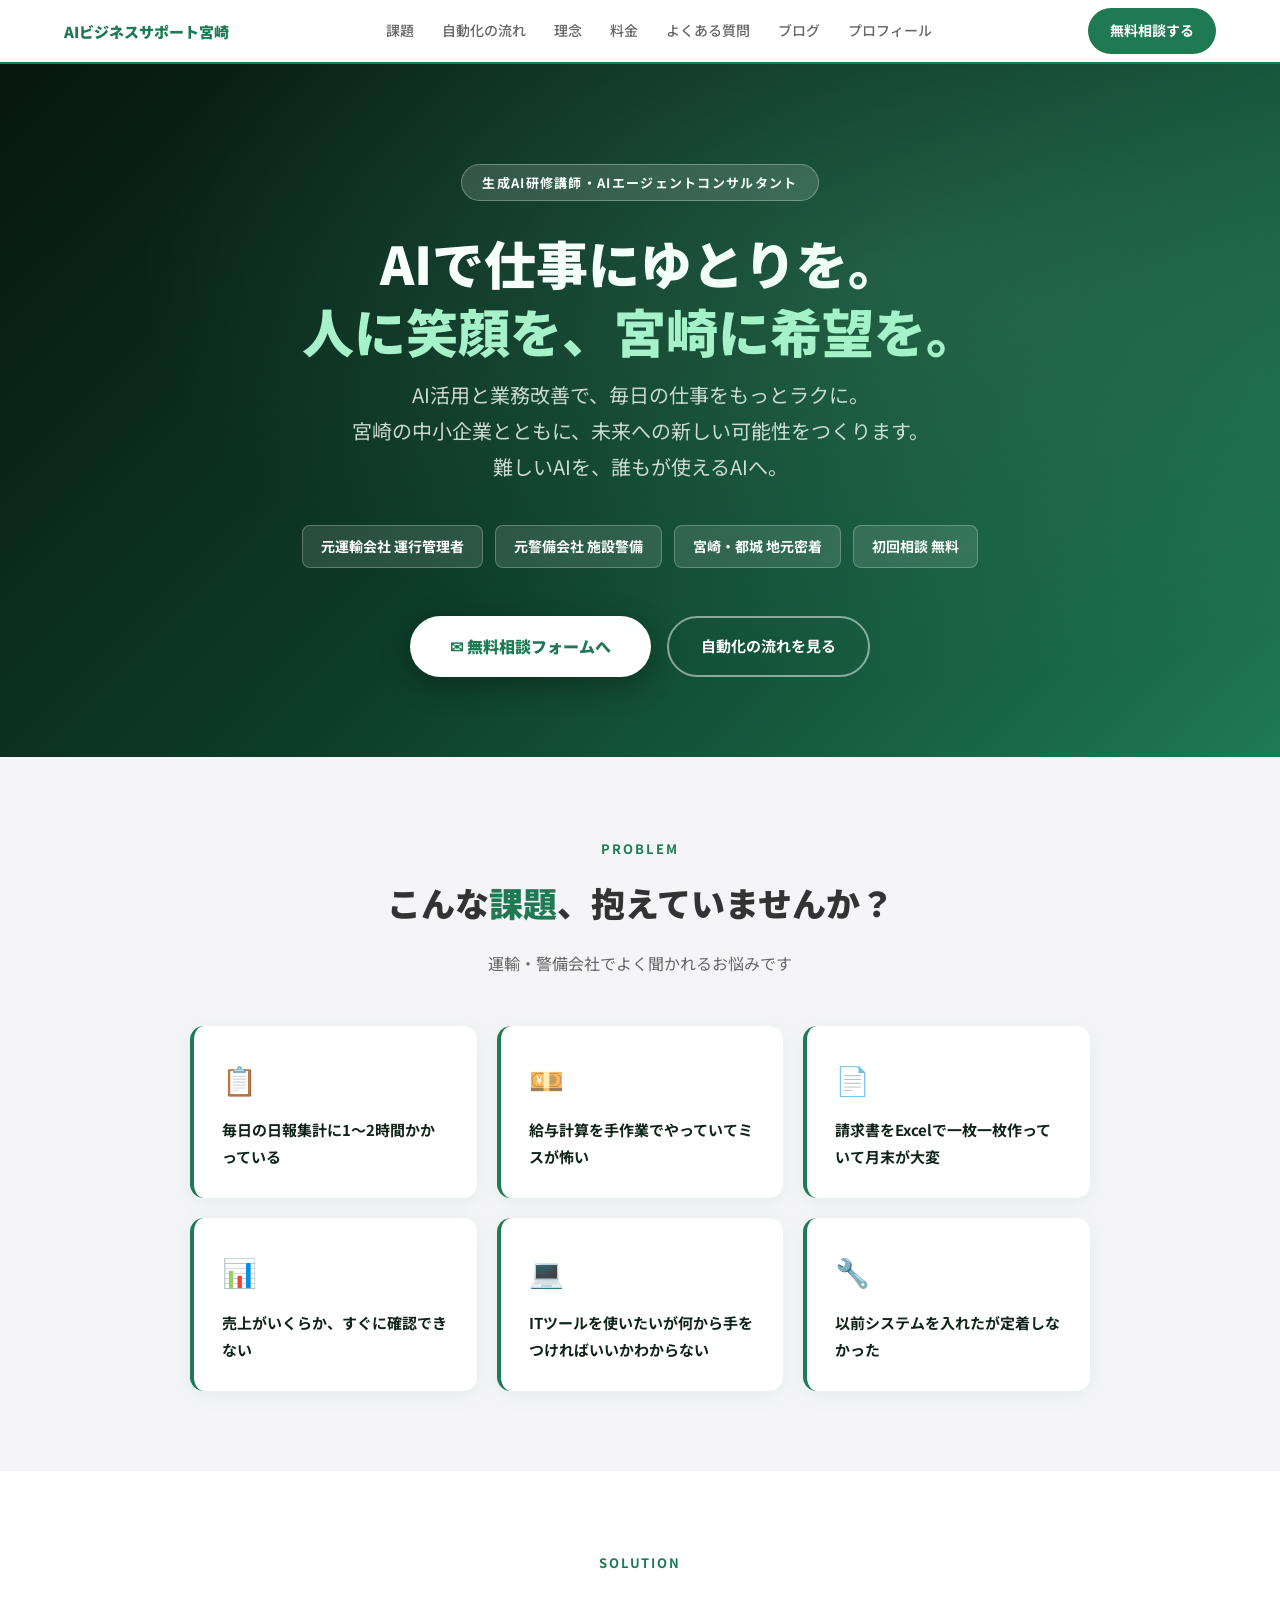
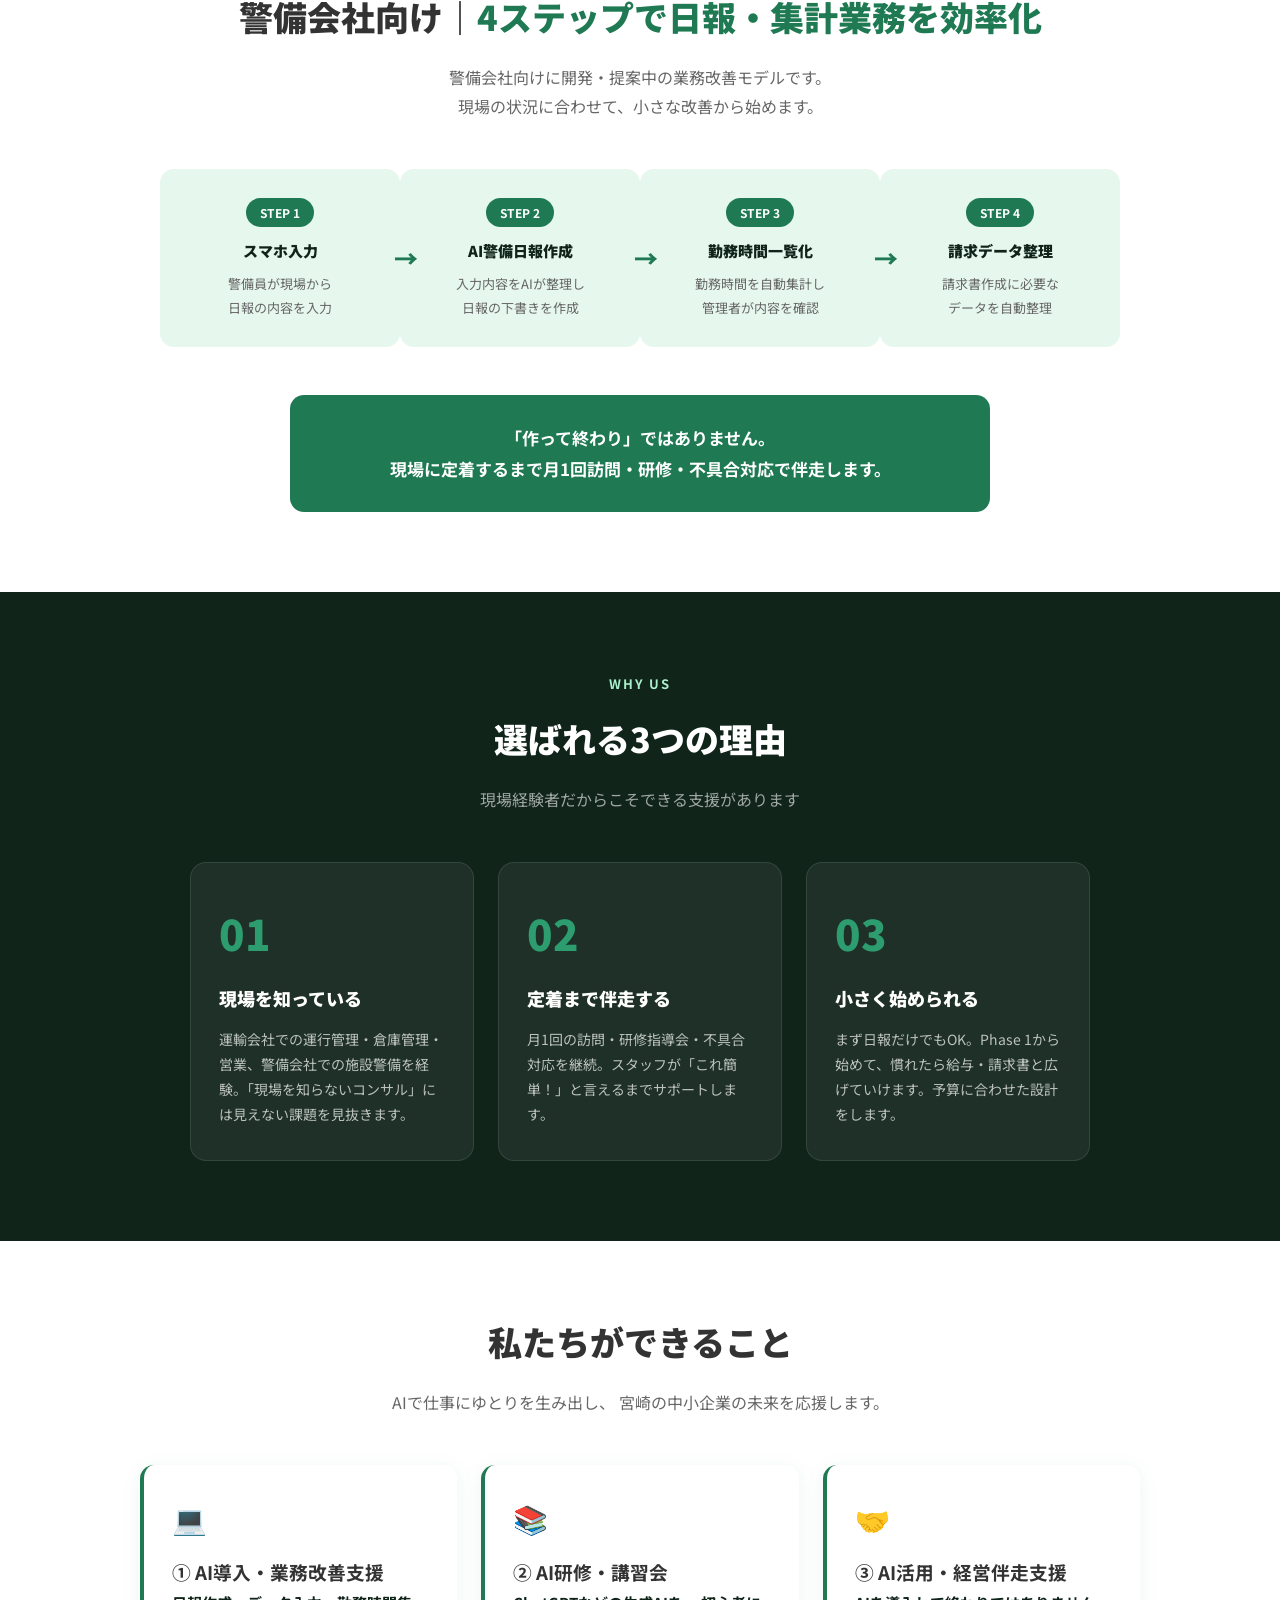
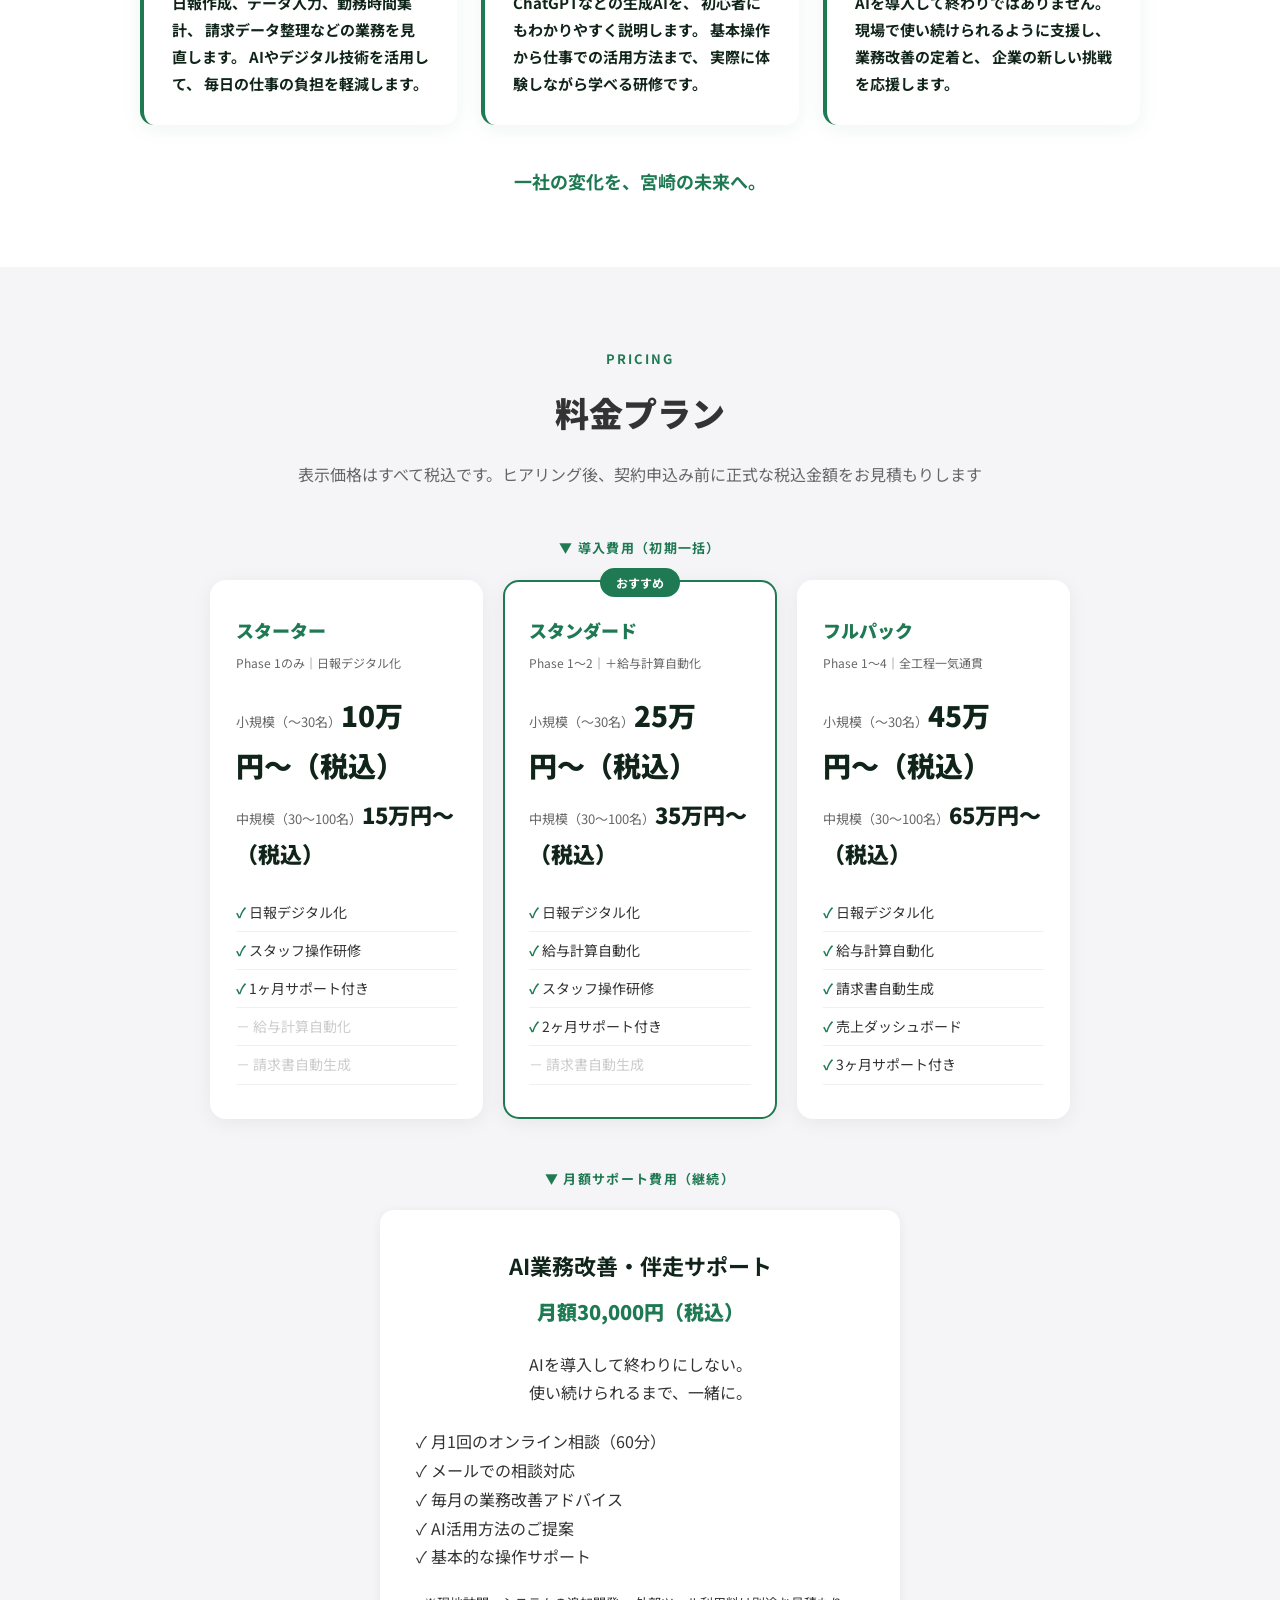
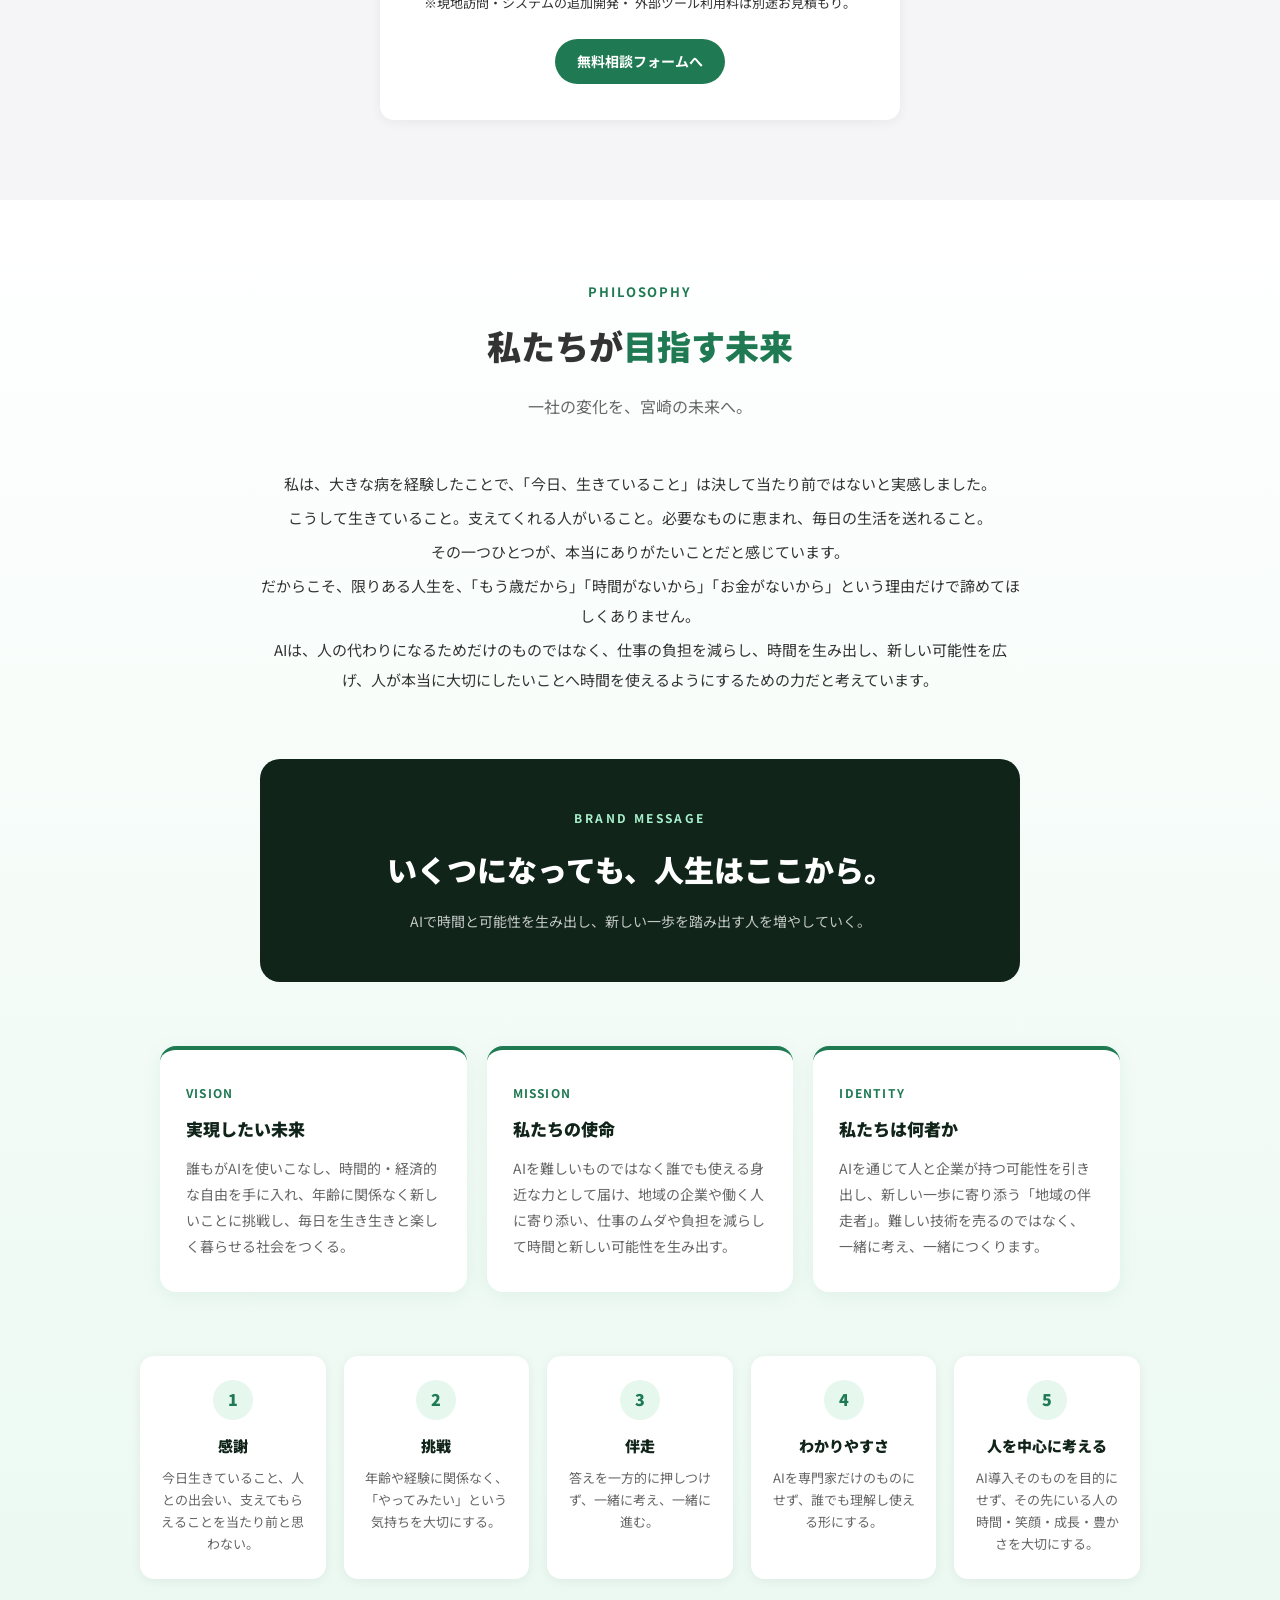
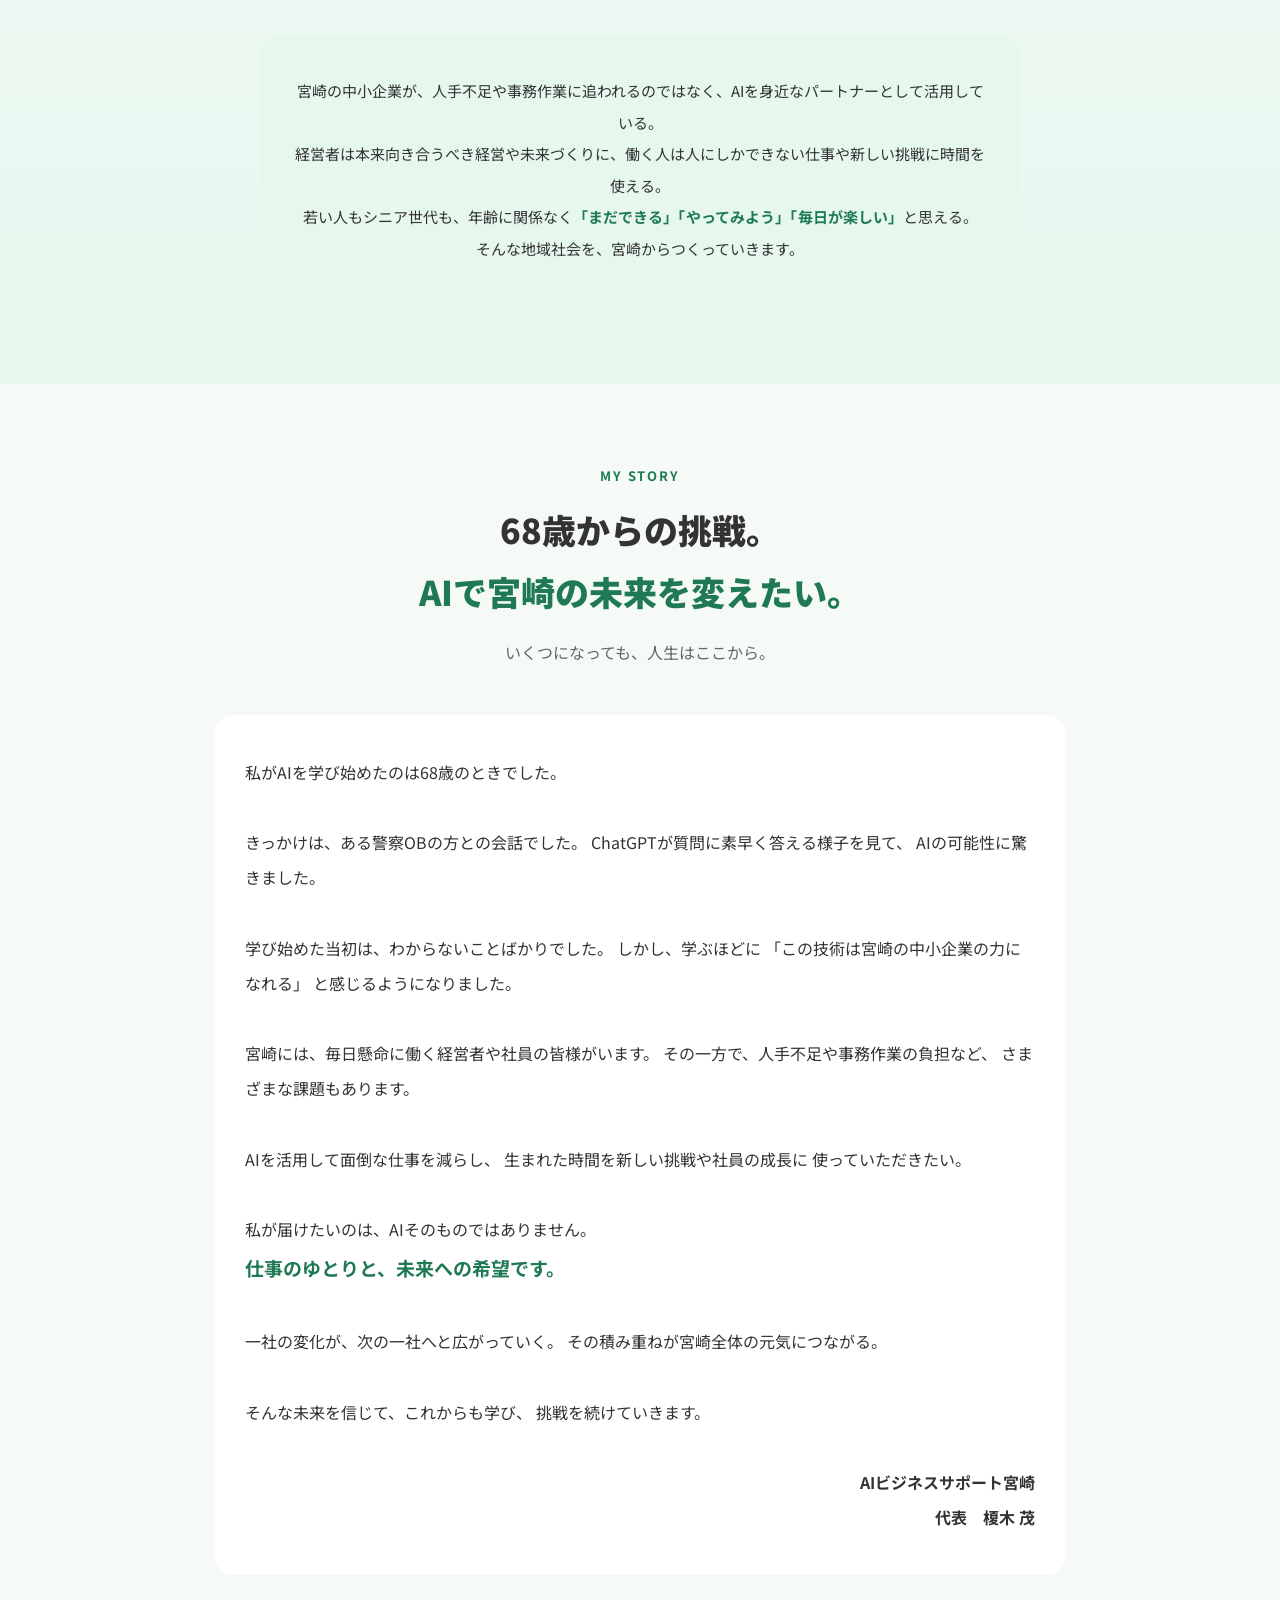
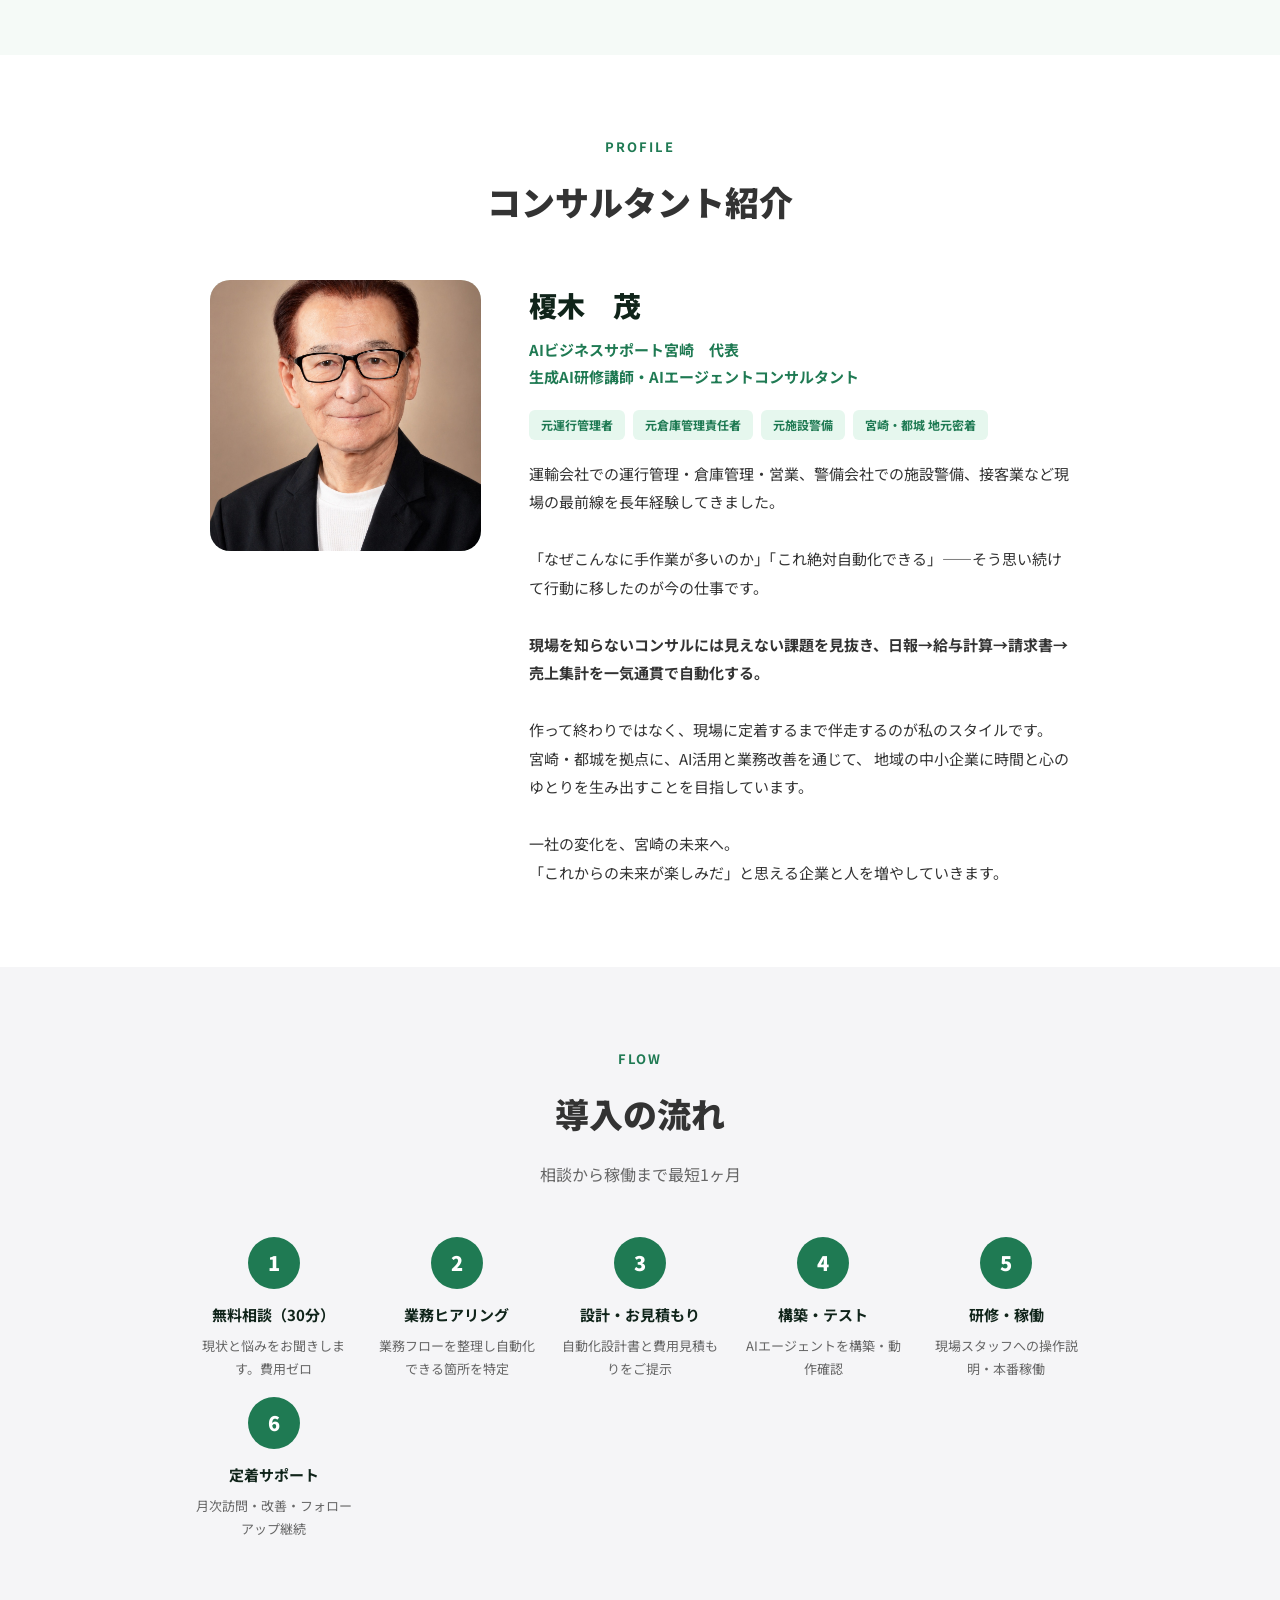
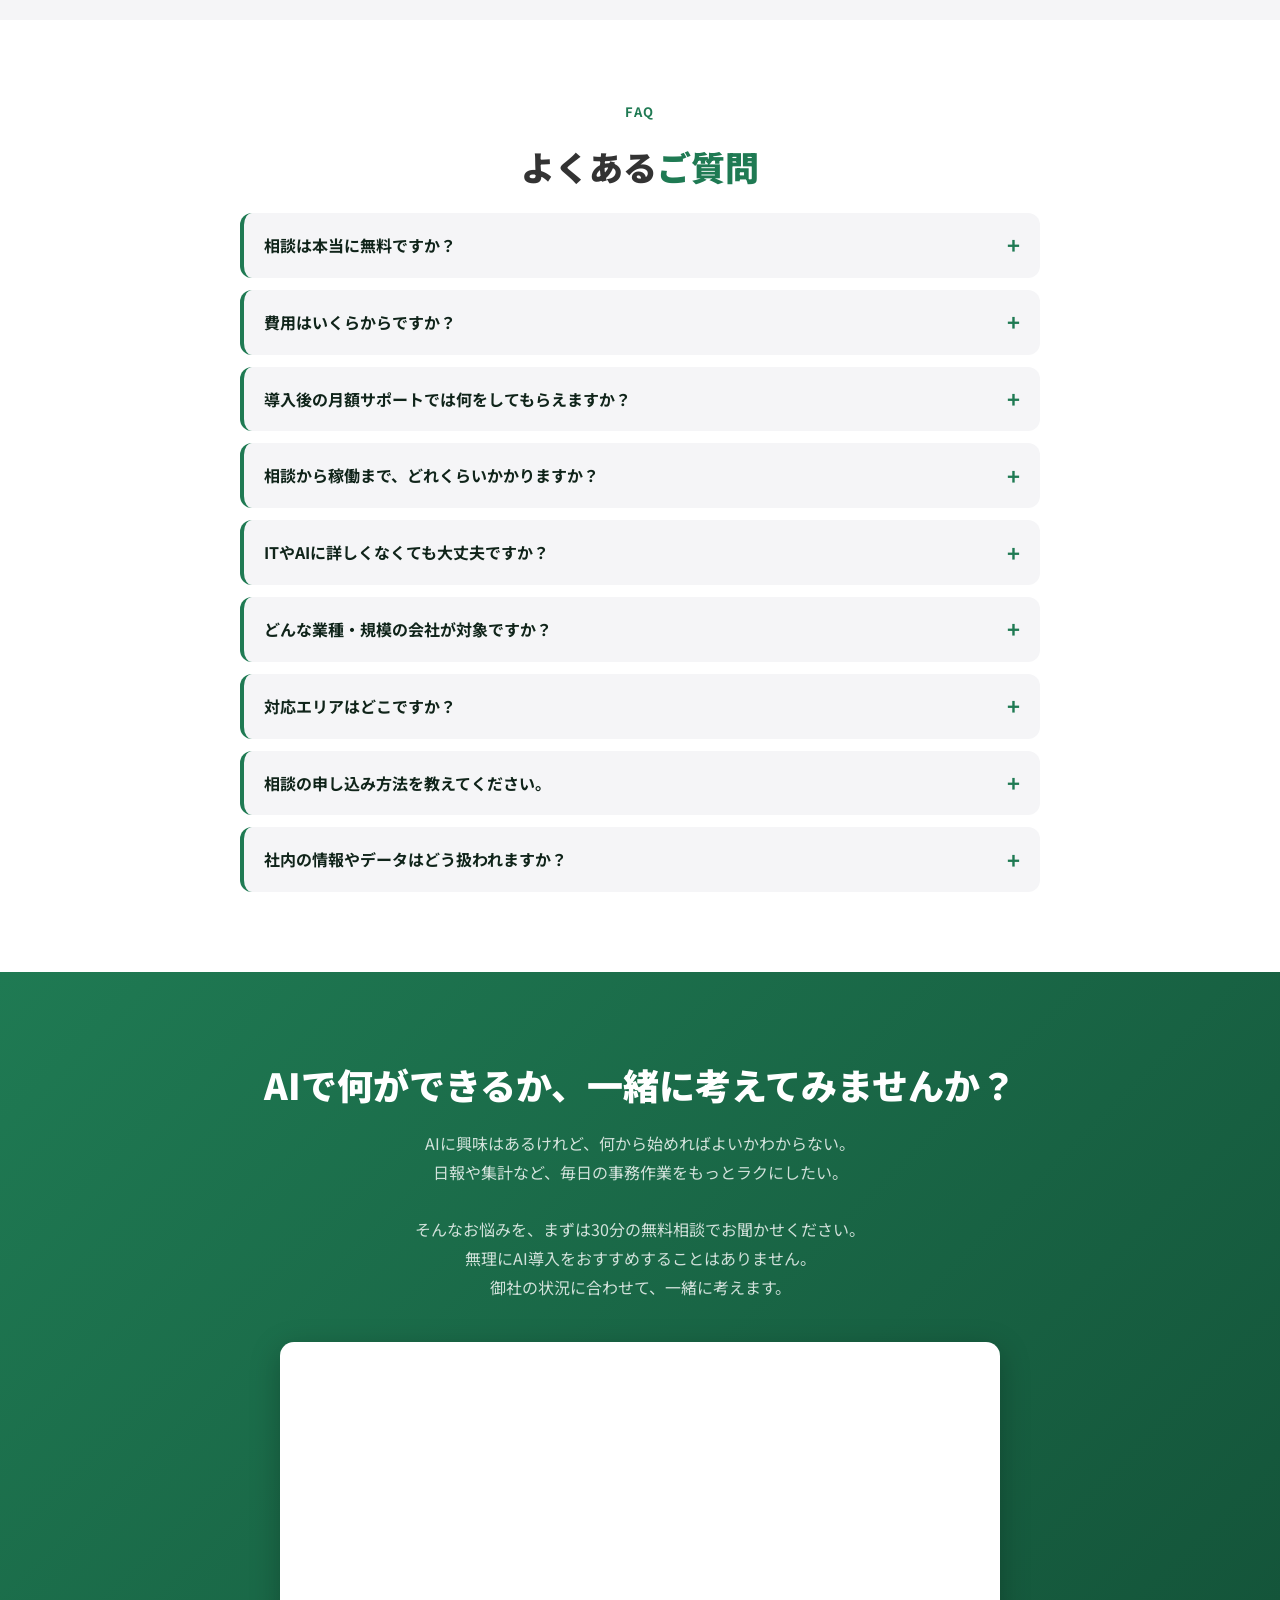
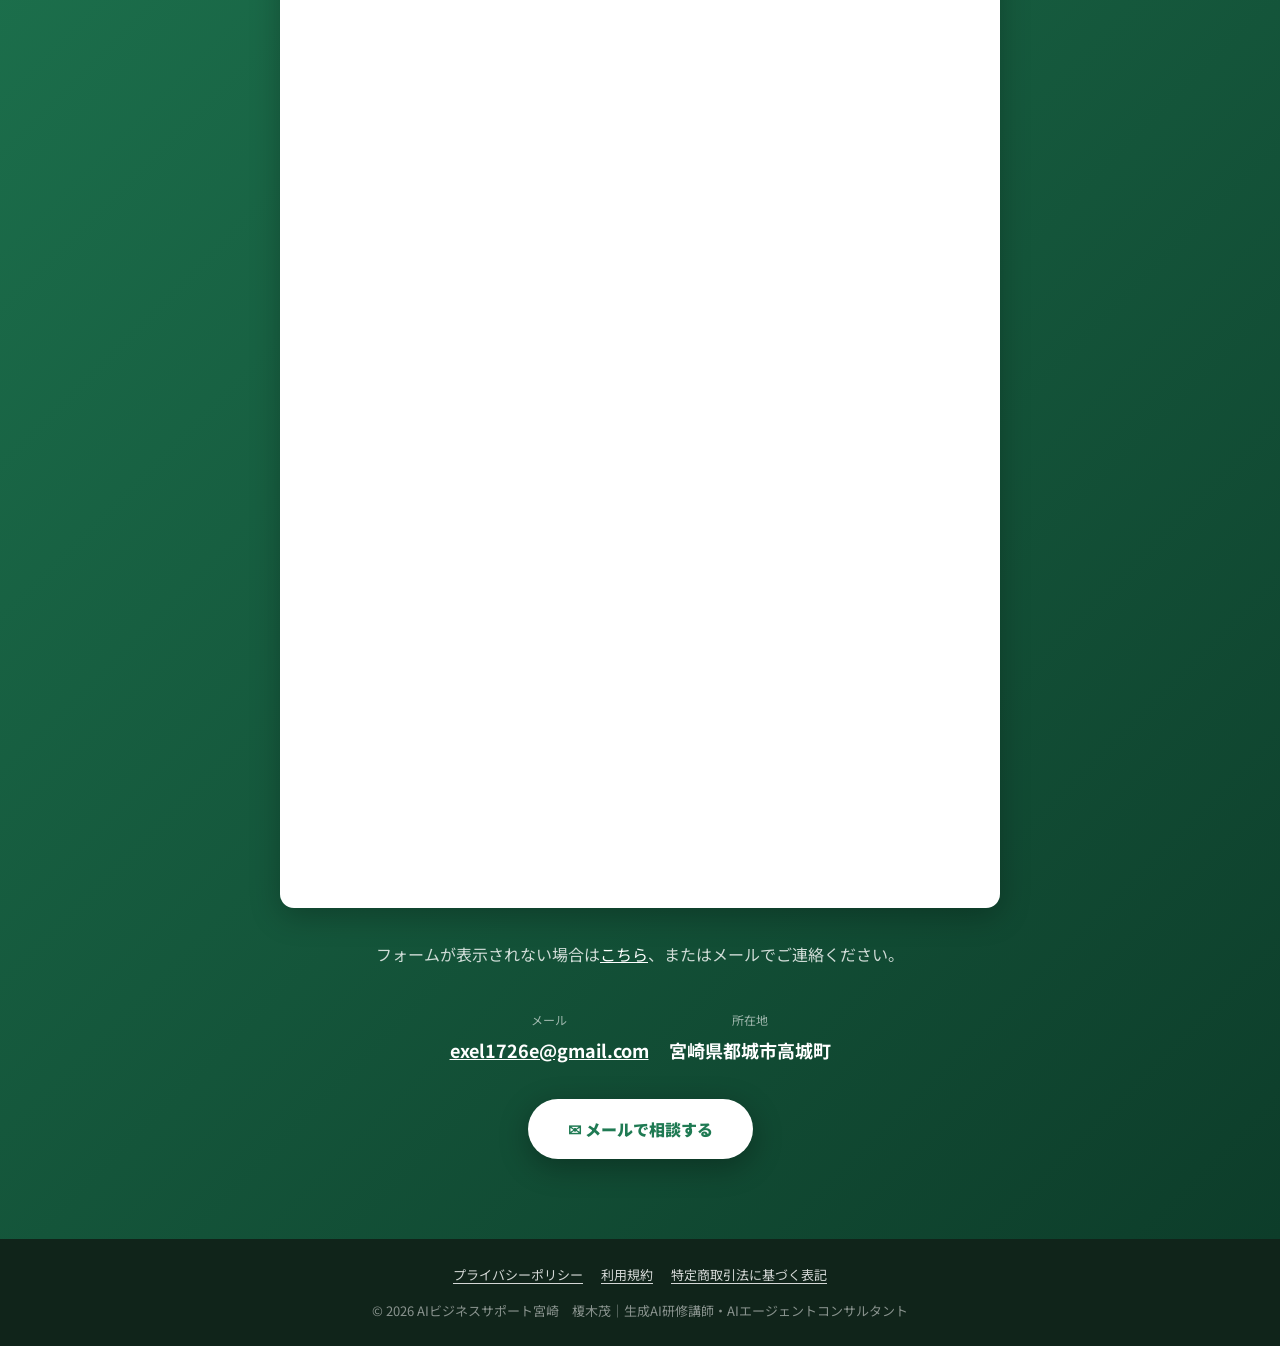
<file: index.html>
<!DOCTYPE html>
<html lang="ja">
<head>
  <meta charset="UTF-8">
  <meta name="viewport" content="width=device-width, initial-scale=1.0">
  <title>AIビジネスサポート宮崎｜AI業務改善・AI研修・導入支援</title>
  <meta name="description" content="AIビジネスサポート宮崎は、宮崎県の中小企業向けにAI導入・業務改善・AI研修を支援しています。警備会社の日報作成、勤務時間集計、請求データ整理など、現場の困りごとに寄り添います。AIで仕事にゆとりを、人に笑顔を、宮崎に希望を。">
  <meta name="google-site-verification" content="V7yV6yXepvzMs_1ekSjCIAcsCgEy5xA6f9oBuNW8IHA" />
  <link rel="canonical" href="https://exel1726e-ux.github.io/ai-miyazaki/">
  <meta property="og:type" content="website">
  <meta property="og:locale" content="ja_JP">
  <meta property="og:site_name" content="AIビジネスサポート宮崎">
  <meta property="og:title" content="AIビジネスサポート宮崎｜AI業務改善・AI研修・導入支援">
  <meta property="og:description" content="宮崎県の中小企業向けにAI導入・業務改善・AI研修を支援。警備会社の日報作成、勤務時間集計、請求データ整理など、現場の困りごとに寄り添います。">
  <meta property="og:url" content="https://exel1726e-ux.github.io/ai-miyazaki/">
  <meta property="og:image" content="https://exel1726e-ux.github.io/ai-miyazaki/profile.jpg">
  <meta name="twitter:card" content="summary">
  <link rel="preconnect" href="https://fonts.googleapis.com">
  <link href="https://fonts.googleapis.com/css2?family=Noto+Sans+JP:wght@400;500;700;900&display=swap" rel="stylesheet">
  <script type="application/ld+json">
  {
    "@context": "https://schema.org",
    "@type": "ProfessionalService",
    "name": "AIビジネスサポート宮崎",
    "description": "運輸・警備会社の日報→給与計算→請求書→売上集計を一気通貫で自動化。元現場責任者の生成AI研修講師・AIエージェントコンサルタント。",
    "url": "https://exel1726e-ux.github.io/ai-miyazaki/",
    "email": "exel1726e@gmail.com",
    "address": {
      "@type": "PostalAddress",
      "addressLocality": "都城市高城町",
      "addressRegion": "宮崎県",
      "addressCountry": "JP"
    },
    "areaServed": ["宮崎県", "都城市", "宮崎市"],
    "priceRange": "¥¥",
    "founder": {
      "@type": "Person",
      "name": "榎木茂"
    }
  }
  </script>
  <script type="application/ld+json">
  {
    "@context": "https://schema.org",
    "@type": "FAQPage",
    "mainEntity": [
      {
        "@type": "Question",
        "name": "相談は本当に無料ですか？",
        "acceptedAnswer": {
          "@type": "Answer",
          "text": "はい、最初の30分の無料相談は費用がかかりません。無理にAI導入をおすすめすることはなく、御社の状況に合わせて一緒に考えます。"
        }
      },
      {
        "@type": "Question",
        "name": "費用はいくらからですか？",
        "acceptedAnswer": {
          "@type": "Answer",
          "text": "導入費用（初期一括）は、日報デジタル化のスターターで10万円〜（30名程度まで）、日報から売上集計まで一気通貫のフルパックで45万円〜（30名程度まで）です。表示はすべて税込で、従業員数やご要望を伺ったうえで、契約申込み前に正式な税込金額を見積書または電子メールでお知らせします。"
        }
      },
      {
        "@type": "Question",
        "name": "導入後の月額サポートでは何をしてもらえますか？",
        "acceptedAnswer": {
          "@type": "Answer",
          "text": "AI業務改善・伴走サポート（月額30,000円・税込）では、月1回のオンライン相談（60分）、メールでの相談対応、毎月の業務改善アドバイス、AI活用方法のご提案、基本的な操作サポートを行います。現地訪問・システムの追加開発・外部ツール利用料は別途お見積もりです。"
        }
      },
      {
        "@type": "Question",
        "name": "相談から稼働まで、どれくらいかかりますか？",
        "acceptedAnswer": {
          "@type": "Answer",
          "text": "無料相談から稼働まで最短1か月が目安です。無料相談、業務ヒアリング、設計・お見積もり、構築・テスト、研修・稼働、定着サポートの順に進めます。"
        }
      },
      {
        "@type": "Question",
        "name": "ITやAIに詳しくなくても大丈夫ですか？",
        "acceptedAnswer": {
          "@type": "Answer",
          "text": "大丈夫です。導入時に現場スタッフの方への操作説明（研修）を行い、稼働後もサポートでフォローします。専門用語を使わず、わかりやすくご説明します。"
        }
      },
      {
        "@type": "Question",
        "name": "どんな業種・規模の会社が対象ですか？",
        "acceptedAnswer": {
          "@type": "Answer",
          "text": "宮崎県の中小企業を対象に、警備会社・運輸会社の日報作成、勤務時間集計、給与計算、請求書作成、売上集計の自動化を中心に支援しています。料金は30名程度までの小規模と、30〜100名程度の中規模に分けています。上記以外の業種や業務も、まずはお気軽にご相談ください。"
        }
      },
      {
        "@type": "Question",
        "name": "対応エリアはどこですか？",
        "acceptedAnswer": {
          "@type": "Answer",
          "text": "宮崎県内（都城市・宮崎市など）を対象としています。ご相談はオンラインでも承ります。現地訪問が必要な場合は、別途お見積もりとなります。"
        }
      },
      {
        "@type": "Question",
        "name": "相談の申し込み方法を教えてください。",
        "acceptedAnswer": {
          "@type": "Answer",
          "text": "このページ下部の無料相談フォーム、またはメール（exel1726e@gmail.com）からご連絡ください。内容を確認のうえ、折り返しご連絡します。"
        }
      },
      {
        "@type": "Question",
        "name": "社内の情報やデータはどう扱われますか？",
        "acceptedAnswer": {
          "@type": "Answer",
          "text": "お預かりした情報は、プライバシーポリシーに基づいて取り扱います。マイナンバー、口座の暗証情報、パスワード、健康情報などの機微な情報は、メール等で送信しないようお願いしています。"
        }
      }
    ]
  }
  </script>
  <style>
    :root {
      --brand: #1f7a53;
      --brand2: #2d9d6f;
      --light: #e6f7ee;
      --dark: #10241a;
      --gray: #f5f5f7;
      --text: #333;
      --text2: #666;
    }
    * { margin: 0; padding: 0; box-sizing: border-box; }
    body { font-family: 'Noto Sans JP', sans-serif; color: var(--text); line-height: 1.8; }

    /* ナビ */
    nav {
      position: sticky; top: 0; z-index: 100;
      background: rgba(255,255,255,0.95); backdrop-filter: blur(10px);
      border-bottom: 2px solid var(--brand);
      padding: 0 5%; display: flex; align-items: center; justify-content: space-between; height: 64px;
    }
    .nav-logo { font-weight: 900; font-size: 15px; color: var(--brand); }
    .nav-links { display: flex; gap: 28px; }
    .nav-links a { text-decoration: none; color: var(--text2); font-size: 14px; font-weight: 500; transition: color .2s; }
    .nav-links a:hover { color: var(--brand); }
    .nav-cta {
      background: var(--brand); color: #fff; padding: 10px 22px; border-radius: 999px;
      text-decoration: none; font-size: 14px; font-weight: 700; transition: opacity .2s;
    }
    .nav-cta:hover { opacity: .85; }

    /* ヒーロー */
    .hero {
      background: linear-gradient(135deg, #08160f 0%, #0d3d2a 50%, #1f7a53 100%);
      color: #fff; padding: 100px 5% 80px; text-align: center; position: relative; overflow: hidden;
    }
    .hero::before {
      content: ''; position: absolute; inset: 0;
      background: radial-gradient(ellipse at 70% 30%, rgba(140,255,190,.15), transparent 60%);
    }
    .hero-eyebrow {
      display: inline-block; background: rgba(255,255,255,.15); border: 1px solid rgba(255,255,255,.3);
      border-radius: 999px; padding: 6px 20px; font-size: 13px; font-weight: 700;
      letter-spacing: .1em; margin-bottom: 28px;
    }
    .hero h1 { font-size: clamp(28px, 6vw, 52px); font-weight: 900; line-height: 1.3; margin-bottom: 12px; }
    .hero h1 span { color: #a8f0cb; }
    .hero-sub { font-size: clamp(16px, 2.5vw, 20px); color: rgba(255,255,255,.8); margin-bottom: 40px; }
    .hero-badges { display: flex; gap: 12px; justify-content: center; flex-wrap: wrap; margin-bottom: 48px; }
    .hero-badge {
      background: rgba(255,255,255,.12); border: 1px solid rgba(255,255,255,.25);
      border-radius: 8px; padding: 8px 18px; font-size: 14px; font-weight: 700;
    }
    .hero-btns { display: flex; gap: 16px; justify-content: center; flex-wrap: wrap; }
    .btn-primary {
      background: #fff; color: var(--brand); padding: 16px 40px; border-radius: 999px;
      font-size: 16px; font-weight: 900; text-decoration: none; transition: transform .2s, box-shadow .2s;
      box-shadow: 0 8px 30px rgba(0,0,0,.3);
    }
    .btn-primary:hover { transform: translateY(-2px); box-shadow: 0 12px 40px rgba(0,0,0,.4); }
    .btn-secondary {
      border: 2px solid rgba(255,255,255,.5); color: #fff; padding: 14px 32px; border-radius: 999px;
      font-size: 15px; font-weight: 700; text-decoration: none; transition: background .2s;
    }
    .btn-secondary:hover { background: rgba(255,255,255,.1); }

    /* 課題セクション */
    .pain { background: var(--gray); padding: 80px 5%; }
    .section-label {
      text-align: center; font-size: 13px; font-weight: 700; color: var(--brand);
      letter-spacing: .15em; text-transform: uppercase; margin-bottom: 12px;
    }
    .section-title { text-align: center; font-size: clamp(22px, 4vw, 34px); font-weight: 900; margin-bottom: 16px; }
    .section-title span { color: var(--brand); }
    .section-desc { text-align: center; color: var(--text2); font-size: 16px; margin-bottom: 48px; }
    .pain-grid { display: grid; grid-template-columns: repeat(auto-fit, minmax(280px, 1fr)); gap: 20px; max-width: 900px; margin: 0 auto; }
    .pain-card {
      background: #fff; border-radius: 14px; padding: 28px; border-left: 4px solid var(--brand);
      box-shadow: 0 4px 20px rgba(31,122,83,.08);
    }
    .pain-card .icon { font-size: 28px; margin-bottom: 12px; }
    .pain-card p { font-size: 15px; font-weight: 700; color: var(--dark); }

    /* 解決策：4フェーズ */
    .solution { padding: 80px 5%; }
    .phase-flow {
      display: flex; gap: 0; max-width: 960px; margin: 0 auto 48px; flex-wrap: wrap; justify-content: center;
    }
    .phase-item {
      flex: 1; min-width: 200px; background: var(--light); border-radius: 14px;
      padding: 28px 20px; text-align: center; position: relative;
    }
    .phase-item:not(:last-child)::after {
      content: '→'; position: absolute; right: -18px; top: 50%; transform: translateY(-50%);
      font-size: 24px; color: var(--brand); font-weight: 900; z-index: 1;
    }
    .phase-num {
      display: inline-block; background: var(--brand); color: #fff;
      border-radius: 999px; padding: 4px 14px; font-size: 12px; font-weight: 700; margin-bottom: 10px;
    }
    .phase-title { font-size: 15px; font-weight: 900; color: var(--dark); margin-bottom: 8px; }
    .phase-desc { font-size: 13px; color: var(--text2); }
    .solution-note {
      text-align: center; background: var(--brand); color: #fff; border-radius: 14px;
      padding: 28px; max-width: 700px; margin: 0 auto; font-size: 17px; font-weight: 700;
    }

    /* 強み */
    .strength { background: var(--dark); color: #fff; padding: 80px 5%; }
    .strength .section-title { color: #fff; }
    .strength .section-label { color: #a8f0cb; }
    .strength .section-desc { color: rgba(255,255,255,.6); }
    .strength-grid { display: grid; grid-template-columns: repeat(auto-fit, minmax(260px, 1fr)); gap: 24px; max-width: 900px; margin: 0 auto; }
    .strength-card {
      background: rgba(255,255,255,.06); border: 1px solid rgba(255,255,255,.1);
      border-radius: 16px; padding: 32px 28px;
    }
    .strength-card .num { font-size: 42px; font-weight: 900; color: var(--brand2); margin-bottom: 12px; }
    .strength-card h3 { font-size: 18px; font-weight: 900; color: #fff; margin-bottom: 12px; }
    .strength-card p { font-size: 14px; color: rgba(255,255,255,.7); line-height: 1.8; }

    /* 料金 */
    .pricing { padding: 80px 5%; background: var(--gray); }
    .pricing-tabs { display: flex; gap: 16px; justify-content: center; margin-bottom: 40px; flex-wrap: wrap; }
    .pricing-tab-label { font-size: 13px; font-weight: 700; color: var(--brand); margin-bottom: 20px; text-align: center; letter-spacing: .1em; }
    .pricing-grid { display: grid; grid-template-columns: repeat(auto-fit, minmax(240px, 1fr)); gap: 20px; max-width: 860px; margin: 0 auto 48px; }
    .pricing-card {
      background: #fff; border-radius: 16px; padding: 32px 24px; box-shadow: 0 4px 20px rgba(0,0,0,.06);
      border: 2px solid transparent; transition: border-color .2s, transform .2s;
    }
    .pricing-card:hover { border-color: var(--brand); transform: translateY(-4px); }
    .pricing-card.featured { border-color: var(--brand); position: relative; }
    .pricing-card.featured::before {
      content: 'おすすめ'; position: absolute; top: -14px; left: 50%; transform: translateX(-50%);
      background: var(--brand); color: #fff; font-size: 12px; font-weight: 700;
      padding: 4px 16px; border-radius: 999px;
    }
    .plan-name { font-size: 18px; font-weight: 900; color: var(--brand); margin-bottom: 6px; }
    .plan-phase { font-size: 12px; color: var(--text2); margin-bottom: 16px; }
    .plan-price { font-size: 13px; color: var(--text2); margin-bottom: 4px; }
    .plan-price strong { font-size: 28px; font-weight: 900; color: var(--dark); }
    .plan-price2 { font-size: 13px; color: var(--text2); margin-bottom: 20px; }
    .plan-price2 strong { font-size: 22px; font-weight: 900; color: var(--dark); }
    .plan-features { list-style: none; }
    .plan-features li { font-size: 14px; padding: 6px 0; border-bottom: 1px solid #f0f0f0; color: var(--text); }
    .plan-features li::before { content: '✓ '; color: var(--brand); font-weight: 700; }
    .plan-features li.disabled { color: #ccc; }
    .plan-features li.disabled::before { content: '－ '; color: #ddd; }
    .support-grid { display: grid; grid-template-columns: repeat(auto-fit, minmax(220px, 1fr)); gap: 16px; max-width: 860px; margin: 0 auto; }
    .support-card {
      background: #fff; border-radius: 14px; padding: 24px; box-shadow: 0 2px 12px rgba(0,0,0,.06);
    }
    .support-name { font-size: 15px; font-weight: 700; color: var(--dark); margin-bottom: 8px; }
    .support-desc { font-size: 13px; color: var(--text2); margin-bottom: 12px; }
    .support-price { font-size: 20px; font-weight: 900; color: var(--brand); }

    /* 理念 */
    .philosophy { padding: 80px 5%; background: linear-gradient(180deg, #fff 0%, var(--light) 100%); }
    .philosophy-why {
      max-width: 760px; margin: 0 auto 64px; text-align: center;
    }
    .philosophy-why p { font-size: 15px; color: var(--text); line-height: 2; margin-bottom: 4px; }
    .philosophy-message {
      max-width: 760px; margin: 0 auto 64px; text-align: center;
      background: var(--dark); color: #fff; border-radius: 20px; padding: 48px 32px;
    }
    .philosophy-message .label { font-size: 12px; letter-spacing: .2em; color: #a8f0cb; font-weight: 700; margin-bottom: 16px; }
    .philosophy-message h3 { font-size: clamp(20px, 4vw, 30px); font-weight: 900; line-height: 1.6; margin-bottom: 16px; }
    .philosophy-message p { font-size: 14px; color: rgba(255,255,255,.75); }
    .vmi-grid { display: grid; grid-template-columns: repeat(auto-fit, minmax(240px, 1fr)); gap: 20px; max-width: 960px; margin: 0 auto 64px; }
    .vmi-card {
      background: #fff; border-radius: 16px; padding: 32px 26px; box-shadow: 0 4px 20px rgba(31,122,83,.08);
      border-top: 4px solid var(--brand);
    }
    .vmi-card .vmi-label { font-size: 12px; font-weight: 700; color: var(--brand); letter-spacing: .1em; margin-bottom: 10px; }
    .vmi-card h3 { font-size: 17px; font-weight: 900; color: var(--dark); margin-bottom: 12px; }
    .vmi-card p { font-size: 14px; color: var(--text2); line-height: 1.85; }
    .value-grid { display: grid; grid-template-columns: repeat(auto-fit, minmax(180px, 1fr)); gap: 18px; max-width: 1000px; margin: 0 auto 56px; }
    .value-card { background: #fff; border-radius: 14px; padding: 24px 20px; text-align: center; box-shadow: 0 2px 12px rgba(0,0,0,.06); }
    .value-card .value-num {
      width: 40px; height: 40px; margin: 0 auto 12px; border-radius: 50%; background: var(--light); color: var(--brand);
      font-weight: 900; font-size: 16px; display: flex; align-items: center; justify-content: center;
    }
    .value-card h4 { font-size: 15px; font-weight: 900; color: var(--dark); margin-bottom: 8px; }
    .value-card p { font-size: 13px; color: var(--text2); line-height: 1.7; }
    .philosophy-future {
      max-width: 760px; margin: 0 auto; text-align: center; background: var(--light); border-radius: 20px; padding: 40px 32px;
    }
    .philosophy-future p { font-size: 15px; color: var(--text); line-height: 2.1; }
    .philosophy-future strong { color: var(--brand); }

    /* プロフィール */
    .profile { padding: 80px 5%; }
    .profile-inner {
      max-width: 860px; margin: 0 auto; display: grid;
      grid-template-columns: 1fr 2fr; gap: 48px; align-items: start;
    }
    .profile-img-box {
      background: var(--light); border-radius: 20px; aspect-ratio: 1;
      display: flex; align-items: center; justify-content: center; font-size: 72px;
    }
    .profile-name { font-size: 28px; font-weight: 900; color: var(--dark); margin-bottom: 6px; }
    .profile-title { font-size: 15px; color: var(--brand); font-weight: 700; margin-bottom: 20px; }
    .profile-tags { display: flex; gap: 8px; flex-wrap: wrap; margin-bottom: 20px; }
    .profile-tag {
      background: var(--light); border-radius: 6px; padding: 4px 12px;
      font-size: 12px; font-weight: 700; color: var(--brand);
    }
    .profile-text { font-size: 15px; color: var(--text); line-height: 1.9; }

    /* 導入フロー */
    .flow { background: var(--gray); padding: 80px 5%; }
    .flow-steps { display: grid; grid-template-columns: repeat(auto-fit, minmax(160px, 1fr)); gap: 16px; max-width: 900px; margin: 0 auto; }
    .flow-step { text-align: center; }
    .flow-num {
      width: 52px; height: 52px; background: var(--brand); color: #fff; border-radius: 50%;
      font-size: 20px; font-weight: 900; display: flex; align-items: center; justify-content: center;
      margin: 0 auto 12px;
    }
    .flow-title { font-size: 15px; font-weight: 700; color: var(--dark); margin-bottom: 6px; }
    .flow-desc { font-size: 13px; color: var(--text2); }

    /* CTA */
    .cta {
      background: linear-gradient(135deg, #1f7a53, #0d3d2a);
      color: #fff; padding: 80px 5%; text-align: center;
    }
    .cta h2 { font-size: clamp(22px, 4vw, 36px); font-weight: 900; margin-bottom: 12px; }
    .cta p { font-size: 16px; color: rgba(255,255,255,.8); margin-bottom: 40px; }
    .cta-form { max-width: 720px; margin: 0 auto 32px; background: #fff; border-radius: 14px; padding: 8px; box-shadow: 0 8px 30px rgba(0,0,0,.25); }
    .cta-form iframe { display: block; width: 100%; height: 1150px; border: 0; border-radius: 10px; }
    .cta-form-note { font-size: 13px; color: rgba(255,255,255,.75); margin-bottom: 20px; }
    @media (max-width: 600px) { .cta-form iframe { height: 1350px; } }
    .cta-contact { display: flex; gap: 20px; justify-content: center; flex-wrap: wrap; margin-bottom: 32px; }
    .cta-item { display: flex; flex-direction: column; align-items: center; gap: 4px; }
    .cta-item .label { font-size: 12px; color: rgba(255,255,255,.6); }
    .cta-item .value { font-size: 18px; font-weight: 700; color: #fff; }

    /* フッター */
    footer {
      background: var(--dark); color: rgba(255,255,255,.5); text-align: center;
      padding: 24px 5%; font-size: 13px;
    }
    .footer-links { display: flex; justify-content: center; gap: 18px; flex-wrap: wrap; margin-bottom: 12px; }
    .footer-links a { color: rgba(255,255,255,.82); text-decoration: underline; text-underline-offset: 3px; }
    .footer-links a:hover { color: #fff; }

    /* レスポンシブ */
    @media (max-width: 640px) {
      .nav-links { display: none; }
      .phase-item:not(:last-child)::after { display: none; }
      .profile-inner { grid-template-columns: 1fr; }
      .profile-img-box { max-width: 160px; }
      body { padding-bottom: 64px; }
    }

    /* スマホ用 追従フッターバー */
    .mobile-bar { display: none; }
    @media (max-width: 640px) {
      .mobile-bar {
        display: flex; position: fixed; left: 0; right: 0; bottom: 0; z-index: 200;
        box-shadow: 0 -2px 12px rgba(0,0,0,.15);
      }
      .mobile-bar a {
        flex: 1; text-align: center; padding: 14px 8px; font-size: 14px; font-weight: 700;
        color: #fff; text-decoration: none;
      }
      .mobile-bar .bar-call { background: var(--brand); }
      .mobile-bar .bar-line { background: #06C755; }
    }
    /* FAQ */
    .faq { padding: 80px 5%; background: #fff; }
    .faq-list { max-width: 800px; margin: 0 auto; display: grid; gap: 12px; }
    .faq-item { background: var(--gray); border-radius: 12px; border-left: 4px solid var(--brand); }
    .faq-item summary { cursor: pointer; padding: 18px 48px 18px 20px; font-weight: 700; font-size: 16px; color: var(--dark); list-style: none; position: relative; }
    .faq-item summary::-webkit-details-marker { display: none; }
    .faq-item summary::after { content: '+'; position: absolute; right: 20px; top: 50%; transform: translateY(-50%); font-size: 22px; color: var(--brand); }
    .faq-item[open] summary::after { content: '−'; }
    .faq-item p { padding: 0 20px 18px; font-size: 15px; color: var(--text); }

  </style>
</head>
<body>

<!-- ナビ -->
<nav>
  <div class="nav-logo">AIビジネスサポート宮崎</div>
  <div class="nav-links">
    <a href="#pain">課題</a>
    <a href="#solution">自動化の流れ</a>
    <a href="#philosophy">理念</a>
    <a href="#pricing">料金</a>
    <a href="#faq">よくある質問</a>
    <a href="blog/index.html">ブログ</a>
    <a href="#profile">プロフィール</a>
  </div>
  <a href="#cta" class="nav-cta">無料相談する</a>
</nav>

<!-- ヒーロー -->
<section class="hero">
  <div class="hero-eyebrow">生成AI研修講師・AIエージェントコンサルタント</div>
  <h1>AIで仕事にゆとりを。<br><span>人に笑顔を、宮崎に希望を。</span></h1>
  <p class="hero-sub">
AI活用と業務改善で、毎日の仕事をもっとラクに。<br>
宮崎の中小企業とともに、未来への新しい可能性をつくります。<br>
難しいAIを、誰もが使えるAIへ。
</p>
  <div class="hero-badges">
    <span class="hero-badge">元運輸会社 運行管理者</span>
    <span class="hero-badge">元警備会社 施設警備</span>
    <span class="hero-badge">宮崎・都城 地元密着</span>
    <span class="hero-badge">初回相談 無料</span>
  </div>
  <div class="hero-btns">
    <a href="#cta" class="btn-primary">✉ 無料相談フォームへ</a>
    <a href="#solution" class="btn-secondary">自動化の流れを見る</a>
  </div>
</section>

<!-- 課題 -->
<section class="pain" id="pain">
  <div class="section-label">PROBLEM</div>
  <h2 class="section-title">こんな<span>課題</span>、抱えていませんか？</h2>
  <p class="section-desc">運輸・警備会社でよく聞かれるお悩みです</p>
  <div class="pain-grid">
    <div class="pain-card">
      <div class="icon">📋</div>
      <p>毎日の日報集計に1〜2時間かかっている</p>
    </div>
    <div class="pain-card">
      <div class="icon">💴</div>
      <p>給与計算を手作業でやっていてミスが怖い</p>
    </div>
    <div class="pain-card">
      <div class="icon">📄</div>
      <p>請求書をExcelで一枚一枚作っていて月末が大変</p>
    </div>
    <div class="pain-card">
      <div class="icon">📊</div>
      <p>売上がいくらか、すぐに確認できない</p>
    </div>
    <div class="pain-card">
      <div class="icon">💻</div>
      <p>ITツールを使いたいが何から手をつければいいかわからない</p>
    </div>
    <div class="pain-card">
      <div class="icon">🔧</div>
      <p>以前システムを入れたが定着しなかった</p>
    </div>
  </div>
</section>

<!-- 解決策 -->
<section class="solution" id="solution">
  <div class="section-label">SOLUTION</div>
  <h2 class="section-title">
警備会社向け｜<span>4ステップで日報・集計業務を効率化</span>
</h2>
 <p class="section-desc">
警備会社向けに開発・提案中の業務改善モデルです。<br>
現場の状況に合わせて、小さな改善から始めます。
</p> 
  <div class="phase-flow">

  <div class="phase-item">
    <div class="phase-num">STEP 1</div>
    <div class="phase-title">スマホ入力</div>
    <div class="phase-desc">
      警備員が現場から<br>
      日報の内容を入力
    </div>
  </div>

  <div class="phase-item">
    <div class="phase-num">STEP 2</div>
    <div class="phase-title">AI警備日報作成</div>
    <div class="phase-desc">
      入力内容をAIが整理し<br>
      日報の下書きを作成
    </div>
  </div>

  <div class="phase-item">
    <div class="phase-num">STEP 3</div>
    <div class="phase-title">勤務時間一覧化</div>
    <div class="phase-desc">
      勤務時間を自動集計し<br>
      管理者が内容を確認
    </div>
  </div>

  <div class="phase-item">
    <div class="phase-num">STEP 4</div>
    <div class="phase-title">請求データ整理</div>
    <div class="phase-desc">
      請求書作成に必要な<br>
      データを自動整理
    </div>
  </div>

</div>
  <div class="solution-note">
    「作って終わり」ではありません。<br>
    現場に定着するまで月1回訪問・研修・不具合対応で伴走します。
  </div>
</section>

<!-- 強み -->
<section class="strength" id="strength">
  <div class="section-label">WHY US</div>
  <h2 class="section-title">選ばれる3つの理由</h2>
  <p class="section-desc">現場経験者だからこそできる支援があります</p>
  <div class="strength-grid">
    <div class="strength-card">
      <div class="num">01</div>
      <h3>現場を知っている</h3>
      <p>運輸会社での運行管理・倉庫管理・営業、警備会社での施設警備を経験。「現場を知らないコンサル」には見えない課題を見抜きます。</p>
    </div>
    <div class="strength-card">
      <div class="num">02</div>
      <h3>定着まで伴走する</h3>
      <p>月1回の訪問・研修指導会・不具合対応を継続。スタッフが「これ簡単！」と言えるまでサポートします。</p>
    </div>
    <div class="strength-card">
      <div class="num">03</div>
      <h3>小さく始められる</h3>
      <p>まず日報だけでもOK。Phase 1から始めて、慣れたら給与・請求書と広げていけます。予算に合わせた設計をします。</p>
    </div>
  </div>
</section>
<!-- サービス紹介 -->
<section id="services" style="padding:70px 5%;background:#ffffff;">

  <h2 class="section-title">
    私たちができること
  </h2>

  <p class="section-desc">
    AIで仕事にゆとりを生み出し、
    宮崎の中小企業の未来を応援します。
  </p>

  <div style="
    max-width:1000px;
    margin:auto;
    display:grid;
    grid-template-columns:repeat(auto-fit,minmax(260px,1fr));
    gap:24px;
  ">

    <div class="pain-card">
      <div class="icon">💻</div>
      <h3>① AI導入・業務改善支援</h3>
      <p>
        日報作成、データ入力、勤務時間集計、
        請求データ整理などの業務を見直します。
        AIやデジタル技術を活用して、
        毎日の仕事の負担を軽減します。
      </p>
    </div>

    <div class="pain-card">
      <div class="icon">📚</div>
      <h3>② AI研修・講習会</h3>
      <p>
        ChatGPTなどの生成AIを、
        初心者にもわかりやすく説明します。
        基本操作から仕事での活用方法まで、
        実際に体験しながら学べる研修です。
      </p>
    </div>

    <div class="pain-card">
      <div class="icon">🤝</div>
      <h3>③ AI活用・経営伴走支援</h3>
      <p>
        AIを導入して終わりではありません。
        現場で使い続けられるように支援し、
        業務改善の定着と、
        企業の新しい挑戦を応援します。
      </p>
    </div>

  </div>

  <p style="
    text-align:center;
    margin-top:40px;
    font-size:18px;
    font-weight:bold;
    color:#1f7a53;
  ">
    一社の変化を、宮崎の未来へ。
  </p>

</section>
<!-- 料金 -->
<section class="pricing" id="pricing">
  <div class="section-label">PRICING</div>
  <h2 class="section-title">料金プラン</h2>
  <p class="section-desc">表示価格はすべて税込です。ヒアリング後、契約申込み前に正式な税込金額をお見積もりします</p>

  <div class="pricing-tab-label">▼ 導入費用（初期一括）</div>
  <div class="pricing-grid">
    <div class="pricing-card">
      <div class="plan-name">スターター</div>
      <div class="plan-phase">Phase 1のみ｜日報デジタル化</div>
      <div class="plan-price">小規模（〜30名）<strong>10万円〜（税込）</strong></div>
      <div class="plan-price2">中規模（30〜100名）<strong>15万円〜（税込）</strong></div>
      <ul class="plan-features">
        <li>日報デジタル化</li>
        <li>スタッフ操作研修</li>
        <li>1ヶ月サポート付き</li>
        <li class="disabled">給与計算自動化</li>
        <li class="disabled">請求書自動生成</li>
      </ul>
    </div>
    <div class="pricing-card featured">
      <div class="plan-name">スタンダード</div>
      <div class="plan-phase">Phase 1〜2｜＋給与計算自動化</div>
      <div class="plan-price">小規模（〜30名）<strong>25万円〜（税込）</strong></div>
      <div class="plan-price2">中規模（30〜100名）<strong>35万円〜（税込）</strong></div>
      <ul class="plan-features">
        <li>日報デジタル化</li>
        <li>給与計算自動化</li>
        <li>スタッフ操作研修</li>
        <li>2ヶ月サポート付き</li>
        <li class="disabled">請求書自動生成</li>
      </ul>
    </div>
    <div class="pricing-card">
      <div class="plan-name">フルパック</div>
      <div class="plan-phase">Phase 1〜4｜全工程一気通貫</div>
      <div class="plan-price">小規模（〜30名）<strong>45万円〜（税込）</strong></div>
      <div class="plan-price2">中規模（30〜100名）<strong>65万円〜（税込）</strong></div>
      <ul class="plan-features">
        <li>日報デジタル化</li>
        <li>給与計算自動化</li>
        <li>請求書自動生成</li>
        <li>売上ダッシュボード</li>
        <li>3ヶ月サポート付き</li>
      </ul>
    </div>
  </div>

<div class="pricing-tab-label">
  ▼ 月額サポート費用（継続）
</div>

<div class="support-grid"
     style="max-width:520px;margin:0 auto;">

  <div class="support-card"
       style="text-align:center;padding:36px;">

    <h3 class="support-name"
        style="font-size:22px;">
      AI業務改善・伴走サポート
    </h3>

    <p class="support-price">
      月額30,000円（税込）
    </p>

    <p style="margin:20px 0;">
      AIを導入して終わりにしない。<br>
      使い続けられるまで、一緒に。
    </p>

    <p style="text-align:left;">
      ✓ 月1回のオンライン相談（60分）<br>
      ✓ メールでの相談対応<br>
      ✓ 毎月の業務改善アドバイス<br>
      ✓ AI活用方法のご提案<br>
      ✓ 基本的な操作サポート
    </p>

    <p style="font-size:13px;margin-top:20px;">
      ※現地訪問・システムの追加開発・
      外部ツール利用料は別途お見積もり。
    </p>

    <a href="#cta"
       class="nav-cta"
       style="display:inline-block;margin-top:24px;">
      無料相談フォームへ
    </a>

  </div>
</div>  
</section>

<!-- 理念 -->
<section class="philosophy" id="philosophy">
  <div class="section-label">PHILOSOPHY</div>
  <h2 class="section-title">私たちが<span>目指す未来</span></h2>
  <p class="section-desc">一社の変化を、宮崎の未来へ。</p>

  <div class="philosophy-why">
    <p>私は、大きな病を経験したことで、「今日、生きていること」は決して当たり前ではないと実感しました。</p>
    <p>こうして生きていること。支えてくれる人がいること。必要なものに恵まれ、毎日の生活を送れること。</p>
    <p>その一つひとつが、本当にありがたいことだと感じています。</p>
    <p>だからこそ、限りある人生を、「もう歳だから」「時間がないから」「お金がないから」という理由だけで諦めてほしくありません。</p>
    <p>AIは、人の代わりになるためだけのものではなく、仕事の負担を減らし、時間を生み出し、新しい可能性を広げ、人が本当に大切にしたいことへ時間を使えるようにするための力だと考えています。</p>
  </div>

  <div class="philosophy-message">
    <div class="label">BRAND MESSAGE</div>
    <h3>いくつになっても、人生はここから。</h3>
    <p>AIで時間と可能性を生み出し、新しい一歩を踏み出す人を増やしていく。</p>
  </div>

  <div class="vmi-grid">
    <div class="vmi-card">
      <div class="vmi-label">VISION</div>
      <h3>実現したい未来</h3>
      <p>誰もがAIを使いこなし、時間的・経済的な自由を手に入れ、年齢に関係なく新しいことに挑戦し、毎日を生き生きと楽しく暮らせる社会をつくる。</p>
    </div>
    <div class="vmi-card">
      <div class="vmi-label">MISSION</div>
      <h3>私たちの使命</h3>
      <p>AIを難しいものではなく誰でも使える身近な力として届け、地域の企業や働く人に寄り添い、仕事のムダや負担を減らして時間と新しい可能性を生み出す。</p>
    </div>
    <div class="vmi-card">
      <div class="vmi-label">IDENTITY</div>
      <h3>私たちは何者か</h3>
      <p>AIを通じて人と企業が持つ可能性を引き出し、新しい一歩に寄り添う「地域の伴走者」。難しい技術を売るのではなく、一緒に考え、一緒につくります。</p>
    </div>
  </div>

  <div class="value-grid">
    <div class="value-card">
      <div class="value-num">1</div>
      <h4>感謝</h4>
      <p>今日生きていること、人との出会い、支えてもらえることを当たり前と思わない。</p>
    </div>
    <div class="value-card">
      <div class="value-num">2</div>
      <h4>挑戦</h4>
      <p>年齢や経験に関係なく、「やってみたい」という気持ちを大切にする。</p>
    </div>
    <div class="value-card">
      <div class="value-num">3</div>
      <h4>伴走</h4>
      <p>答えを一方的に押しつけず、一緒に考え、一緒に進む。</p>
    </div>
    <div class="value-card">
      <div class="value-num">4</div>
      <h4>わかりやすさ</h4>
      <p>AIを専門家だけのものにせず、誰でも理解し使える形にする。</p>
    </div>
    <div class="value-card">
      <div class="value-num">5</div>
      <h4>人を中心に考える</h4>
      <p>AI導入そのものを目的にせず、その先にいる人の時間・笑顔・成長・豊かさを大切にする。</p>
    </div>
  </div>

  <div class="philosophy-future">
    <p>
      宮崎の中小企業が、人手不足や事務作業に追われるのではなく、AIを身近なパートナーとして活用している。<br>
      経営者は本来向き合うべき経営や未来づくりに、働く人は人にしかできない仕事や新しい挑戦に時間を使える。<br>
      若い人もシニア世代も、年齢に関係なく<strong>「まだできる」「やってみよう」「毎日が楽しい」</strong>と思える。<br>
      そんな地域社会を、宮崎からつくっていきます。
    </p>
  </div>
</section>
<!-- ブランドストーリー -->
<section id="story" style="padding:80px 5%;background:#f5faf7;">

  <div style="max-width:850px;margin:auto;">

    <div class="section-label">MY STORY</div>

    <h2 class="section-title">
      68歳からの挑戦。<br>
      <span>AIで宮崎の未来を変えたい。</span>
    </h2>

    <p class="section-desc">
      いくつになっても、人生はここから。
    </p>

    <div style="
      background:white;
      padding:40px 30px;
      border-radius:18px;
      line-height:2.2;
      font-size:16px;
    ">

      <p>
        私がAIを学び始めたのは68歳のときでした。
      </p>

      <br>

      <p>
        きっかけは、ある警察OBの方との会話でした。
        ChatGPTが質問に素早く答える様子を見て、
        AIの可能性に驚きました。
      </p>

      <br>

      <p>
        学び始めた当初は、わからないことばかりでした。
        しかし、学ぶほどに
        「この技術は宮崎の中小企業の力になれる」
        と感じるようになりました。
      </p>

      <br>

      <p>
        宮崎には、毎日懸命に働く経営者や社員の皆様がいます。
        その一方で、人手不足や事務作業の負担など、
        さまざまな課題もあります。
      </p>

      <br>

      <p>
        AIを活用して面倒な仕事を減らし、
        生まれた時間を新しい挑戦や社員の成長に
        使っていただきたい。
      </p>

      <br>

      <p>
        私が届けたいのは、AIそのものではありません。
      </p>

      <p style="font-weight:bold;color:#1f7a53;font-size:19px;">
        仕事のゆとりと、未来への希望です。
      </p>

      <br>

      <p>
        一社の変化が、次の一社へと広がっていく。
        その積み重ねが宮崎全体の元気につながる。
      </p>

      <br>

      <p>
        そんな未来を信じて、これからも学び、
        挑戦を続けていきます。
      </p>

      <br>

      <p style="text-align:right;font-weight:bold;">
        AIビジネスサポート宮崎<br>
        代表　榎木 茂
      </p>

    </div>

  </div>

</section>
<!-- プロフィール -->
<section class="profile" id="profile">
  <div class="section-label">PROFILE</div>
  <h2 class="section-title" style="margin-bottom:48px;">コンサルタント紹介</h2>
  <div class="profile-inner">
    <div class="profile-img-box"><img src="profile.jpg" alt="榎木茂" style="width:100%;height:100%;object-fit:cover;border-radius:20px;"></div>
    <div>
      <div class="profile-name">榎木　茂</div>
      <div class="profile-title">AIビジネスサポート宮崎　代表<br>生成AI研修講師・AIエージェントコンサルタント</div>
      <div class="profile-tags">
        <span class="profile-tag">元運行管理者</span>
        <span class="profile-tag">元倉庫管理責任者</span>
        <span class="profile-tag">元施設警備</span>
        <span class="profile-tag">宮崎・都城 地元密着</span>
      </div>
      <p class="profile-text">
        運輸会社での運行管理・倉庫管理・営業、警備会社での施設警備、接客業など現場の最前線を長年経験してきました。<br><br>
        「なぜこんなに手作業が多いのか」「これ絶対自動化できる」——そう思い続けて行動に移したのが今の仕事です。<br><br>
        <strong>現場を知らないコンサルには見えない課題を見抜き、日報→給与計算→請求書→売上集計を一気通貫で自動化する。</strong><br><br>
        作って終わりではなく、現場に定着するまで伴走するのが私のスタイルです。<br>
       宮崎・都城を拠点に、AI活用と業務改善を通じて、
地域の中小企業に時間と心のゆとりを生み出すことを目指しています。<br><br>
一社の変化を、宮崎の未来へ。<br>
「これからの未来が楽しみだ」と思える企業と人を増やしていきます。 
      </p>
    </div>
  </div>
</section>

<!-- 導入フロー -->
<section class="flow" id="flow">
  <div class="section-label">FLOW</div>
  <h2 class="section-title">導入の流れ</h2>
  <p class="section-desc">相談から稼働まで最短1ヶ月</p>
  <div class="flow-steps">
    <div class="flow-step">
      <div class="flow-num">1</div>
      <div class="flow-title">無料相談（30分）</div>
      <div class="flow-desc">現状と悩みをお聞きします。費用ゼロ</div>
    </div>
    <div class="flow-step">
      <div class="flow-num">2</div>
      <div class="flow-title">業務ヒアリング</div>
      <div class="flow-desc">業務フローを整理し自動化できる箇所を特定</div>
    </div>
    <div class="flow-step">
      <div class="flow-num">3</div>
      <div class="flow-title">設計・お見積もり</div>
      <div class="flow-desc">自動化設計書と費用見積もりをご提示</div>
    </div>
    <div class="flow-step">
      <div class="flow-num">4</div>
      <div class="flow-title">構築・テスト</div>
      <div class="flow-desc">AIエージェントを構築・動作確認</div>
    </div>
    <div class="flow-step">
      <div class="flow-num">5</div>
      <div class="flow-title">研修・稼働</div>
      <div class="flow-desc">現場スタッフへの操作説明・本番稼働</div>
    </div>
    <div class="flow-step">
      <div class="flow-num">6</div>
      <div class="flow-title">定着サポート</div>
      <div class="flow-desc">月次訪問・改善・フォローアップ継続</div>
    </div>
  </div>
</section>

<!-- FAQ -->
<section class="faq" id="faq">
  <div class="section-label">FAQ</div>
  <h2 class="section-title">よくある<span>ご質問</span></h2>
  <div class="faq-list">
    <details class="faq-item"><summary>相談は本当に無料ですか？</summary><p>はい、最初の30分の無料相談は費用がかかりません。無理にAI導入をおすすめすることはなく、御社の状況に合わせて一緒に考えます。</p></details>
    <details class="faq-item"><summary>費用はいくらからですか？</summary><p>導入費用（初期一括）は、日報デジタル化のスターターで10万円〜（30名程度まで）、日報から売上集計まで一気通貫のフルパックで45万円〜（30名程度まで）です。表示はすべて税込で、従業員数やご要望を伺ったうえで、契約申込み前に正式な税込金額を見積書または電子メールでお知らせします。</p></details>
    <details class="faq-item"><summary>導入後の月額サポートでは何をしてもらえますか？</summary><p>AI業務改善・伴走サポート（月額30,000円・税込）では、月1回のオンライン相談（60分）、メールでの相談対応、毎月の業務改善アドバイス、AI活用方法のご提案、基本的な操作サポートを行います。現地訪問・システムの追加開発・外部ツール利用料は別途お見積もりです。</p></details>
    <details class="faq-item"><summary>相談から稼働まで、どれくらいかかりますか？</summary><p>無料相談から稼働まで最短1か月が目安です。無料相談、業務ヒアリング、設計・お見積もり、構築・テスト、研修・稼働、定着サポートの順に進めます。</p></details>
    <details class="faq-item"><summary>ITやAIに詳しくなくても大丈夫ですか？</summary><p>大丈夫です。導入時に現場スタッフの方への操作説明（研修）を行い、稼働後もサポートでフォローします。専門用語を使わず、わかりやすくご説明します。</p></details>
    <details class="faq-item"><summary>どんな業種・規模の会社が対象ですか？</summary><p>宮崎県の中小企業を対象に、警備会社・運輸会社の日報作成、勤務時間集計、給与計算、請求書作成、売上集計の自動化を中心に支援しています。料金は30名程度までの小規模と、30〜100名程度の中規模に分けています。上記以外の業種や業務も、まずはお気軽にご相談ください。</p></details>
    <details class="faq-item"><summary>対応エリアはどこですか？</summary><p>宮崎県内（都城市・宮崎市など）を対象としています。ご相談はオンラインでも承ります。現地訪問が必要な場合は、別途お見積もりとなります。</p></details>
    <details class="faq-item"><summary>相談の申し込み方法を教えてください。</summary><p>このページ下部の無料相談フォーム、またはメール（exel1726e@gmail.com）からご連絡ください。内容を確認のうえ、折り返しご連絡します。</p></details>
    <details class="faq-item"><summary>社内の情報やデータはどう扱われますか？</summary><p>お預かりした情報は、プライバシーポリシーに基づいて取り扱います。マイナンバー、口座の暗証情報、パスワード、健康情報などの機微な情報は、メール等で送信しないようお願いしています。</p></details>
  </div>
</section>

<!-- CTA -->
<section class="cta" id="cta">
  <h2>AIで何ができるか、一緒に考えてみませんか？</h2>
  <p>
AIに興味はあるけれど、何から始めればよいかわからない。<br>
日報や集計など、毎日の事務作業をもっとラクにしたい。<br><br>

そんなお悩みを、まずは30分の無料相談でお聞かせください。<br>
無理にAI導入をおすすめすることはありません。<br>
御社の状況に合わせて、一緒に考えます。
</p>
  <div class="cta-form">
    <iframe src="https://docs.google.com/forms/d/e/1FAIpQLSe6BjpZp6DzUBGj6Lb1-5KpH3YgNRfsva_UQoz9iaIuM8VPwg/viewform?embedded=true" title="無料相談のお申し込みフォーム" loading="lazy">読み込んでいます…</iframe>
  </div>
  <p class="cta-form-note">フォームが表示されない場合は<a href="https://docs.google.com/forms/d/e/1FAIpQLSe6BjpZp6DzUBGj6Lb1-5KpH3YgNRfsva_UQoz9iaIuM8VPwg/viewform" target="_blank" rel="noopener" style="color:#fff;text-decoration:underline;">こちら</a>、またはメールでご連絡ください。</p>
  <div class="cta-contact">
    <div class="cta-item">
      <span class="label">メール</span>
      <a class="value" href="mailto:exel1726e@gmail.com" style="color:#fff;text-decoration:underline;">exel1726e@gmail.com</a>
    </div>
    <div class="cta-item">
      <span class="label">所在地</span>
      <span class="value">宮崎県都城市高城町</span>
    </div>
  </div>
  <div class="hero-btns" style="justify-content:center;">
    <a href="mailto:exel1726e@gmail.com" class="btn-primary">✉ メールで相談する</a>
  </div>
</section>

<footer>
  <div class="footer-links" aria-label="法的情報">
    <a href="privacy-policy.html">プライバシーポリシー</a>
    <a href="terms-of-service.html">利用規約</a>
    <a href="specified-commercial-transactions.html">特定商取引法に基づく表記</a>
  </div>
  <p>© 2026 AIビジネスサポート宮崎　榎木茂｜生成AI研修講師・AIエージェントコンサルタント</p>
</footer>

<!-- スマホ用 追従フッターバー -->
<div class="mobile-bar">
  <a href="#cta" class="bar-call">✉ 無料相談フォーム</a>
</div>

</body>
</html>
</file>
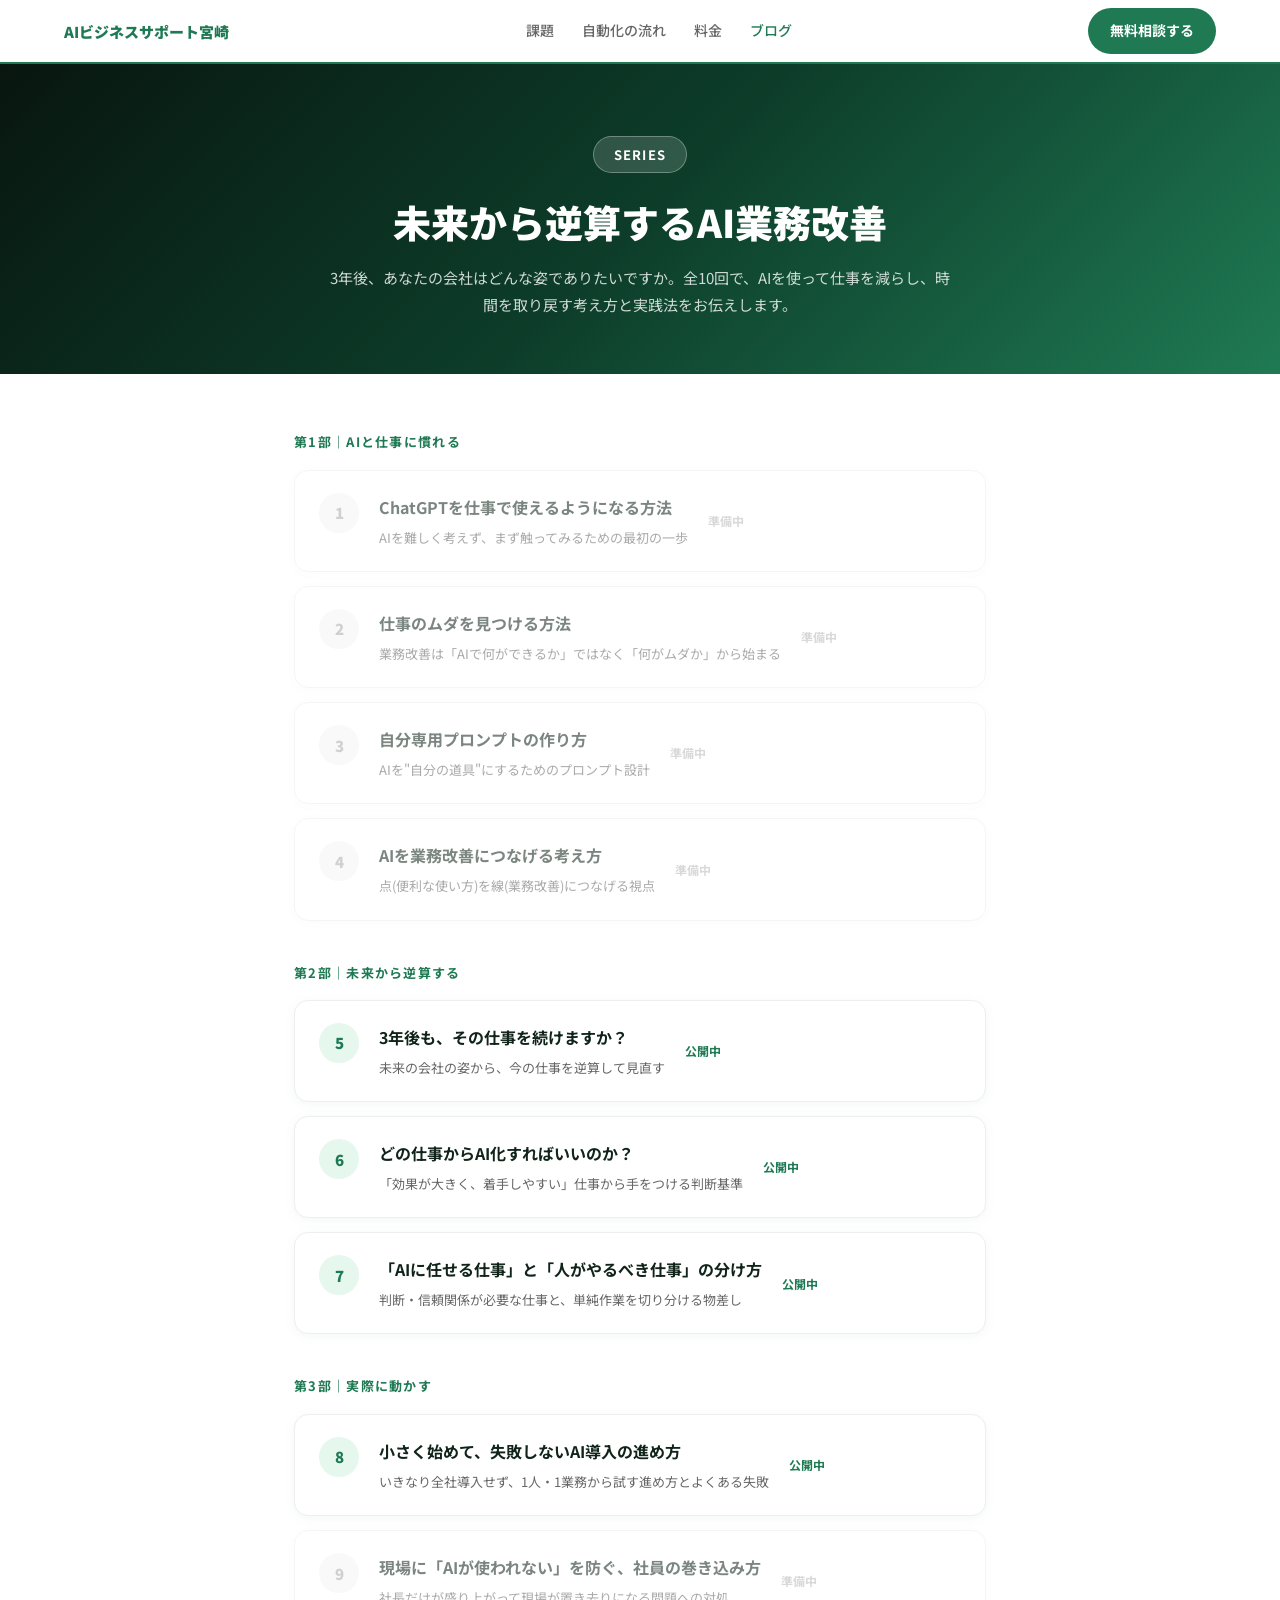
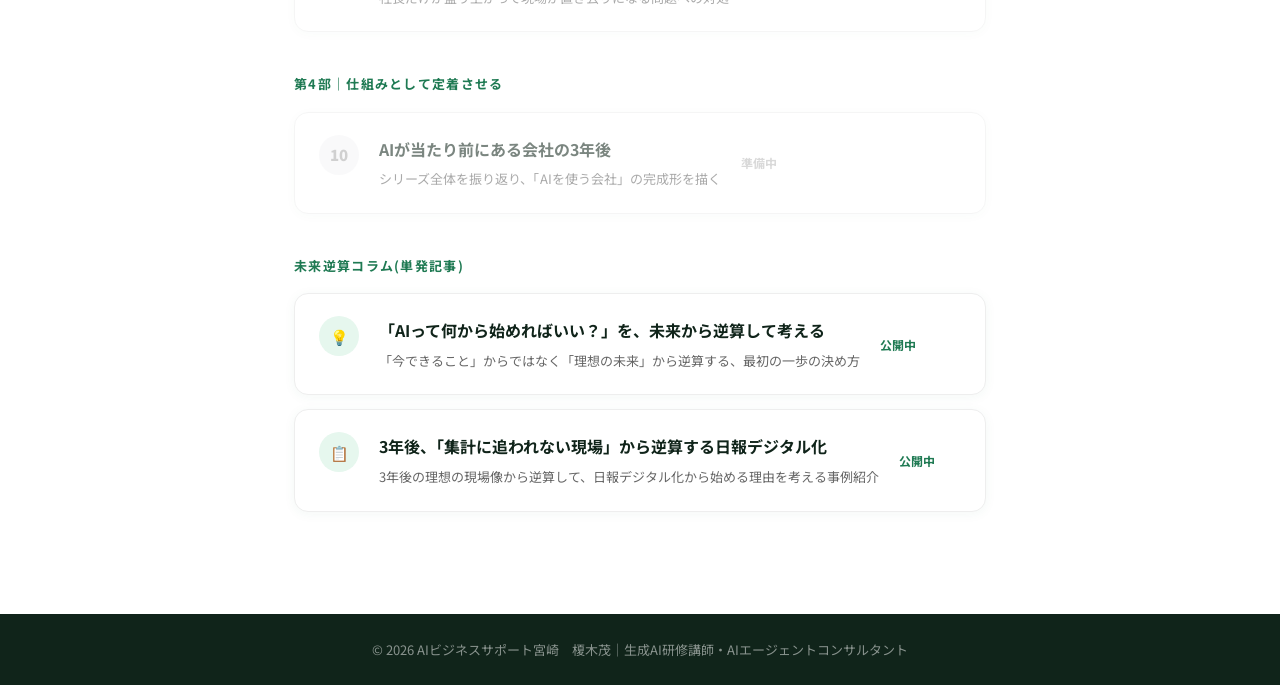
<file: blog/index.html>
<!DOCTYPE html>
<html lang="ja">
<head>
  <meta charset="UTF-8">
  <meta name="viewport" content="width=device-width, initial-scale=1.0">
  <title>ブログ｜AIビジネスサポート宮崎</title>
  <meta name="description" content="未来から逆算するAI業務改善シリーズと、未来逆算コラム。中小企業がAIで仕事を減らし、時間を取り戻すための考え方と実践法をお伝えします。">
  <link rel="preconnect" href="https://fonts.googleapis.com">
  <link href="https://fonts.googleapis.com/css2?family=Noto+Sans+JP:wght@400;500;700;900&display=swap" rel="stylesheet">
  <style>
    :root {
      --brand: #1f7a53;
      --brand2: #2d9d6f;
      --light: #e6f7ee;
      --dark: #10241a;
      --gray: #f5f5f7;
      --text: #333;
      --text2: #666;
    }
    * { margin: 0; padding: 0; box-sizing: border-box; }
    body { font-family: 'Noto Sans JP', sans-serif; color: var(--text); line-height: 1.8; background: #fff; }

    nav {
      position: sticky; top: 0; z-index: 100;
      background: rgba(255,255,255,0.95); backdrop-filter: blur(10px);
      border-bottom: 2px solid var(--brand);
      padding: 0 5%; display: flex; align-items: center; justify-content: space-between; height: 64px;
    }
    .nav-logo { font-weight: 900; font-size: 15px; color: var(--brand); text-decoration: none; }
    .nav-links { display: flex; gap: 28px; }
    .nav-links a { text-decoration: none; color: var(--text2); font-size: 14px; font-weight: 500; transition: color .2s; }
    .nav-links a:hover, .nav-links a.active { color: var(--brand); }
    .nav-cta {
      background: var(--brand); color: #fff; padding: 10px 22px; border-radius: 999px;
      text-decoration: none; font-size: 14px; font-weight: 700; transition: opacity .2s;
    }
    .nav-cta:hover { opacity: .85; }
    @media (max-width: 640px) { .nav-links { display: none; } }

    .blog-hero {
      background: linear-gradient(135deg, #08160f 0%, #0d3d2a 50%, #1f7a53 100%);
      color: #fff; padding: 72px 5% 56px; text-align: center;
    }
    .blog-hero .eyebrow {
      display: inline-block; background: rgba(255,255,255,.15); border: 1px solid rgba(255,255,255,.3);
      border-radius: 999px; padding: 6px 20px; font-size: 13px; font-weight: 700;
      letter-spacing: .1em; margin-bottom: 20px;
    }
    .blog-hero h1 { font-size: clamp(24px, 5vw, 38px); font-weight: 900; line-height: 1.5; margin-bottom: 14px; }
    .blog-hero p { font-size: 15px; color: rgba(255,255,255,.8); max-width: 620px; margin: 0 auto; }

    .series-list { max-width: 820px; margin: 0 auto; padding: 56px 5% 88px; }
    .series-part { font-size: 13px; font-weight: 700; color: var(--brand); letter-spacing: .1em; margin: 40px 0 16px; }
    .series-part:first-child { margin-top: 0; }

    .post-card {
      display: flex; gap: 20px; align-items: flex-start;
      background: #fff; border: 1px solid #eee; border-radius: 14px;
      padding: 22px 24px; margin-bottom: 14px; text-decoration: none;
      box-shadow: 0 2px 12px rgba(31,122,83,.05); transition: box-shadow .2s, transform .2s;
    }
    .post-card.available:hover { box-shadow: 0 8px 24px rgba(31,122,83,.12); transform: translateY(-2px); }
    .post-card.disabled { opacity: .55; cursor: default; }
    .post-num {
      flex-shrink: 0; width: 40px; height: 40px; border-radius: 50%;
      background: var(--light); color: var(--brand); font-weight: 900; font-size: 15px;
      display: flex; align-items: center; justify-content: center;
    }
    .post-card.disabled .post-num { background: var(--gray); color: #aaa; }
    .post-title { font-size: 16px; font-weight: 700; color: var(--dark); margin-bottom: 4px; }
    .post-desc { font-size: 13px; color: var(--text2); }
    .post-status { font-size: 12px; font-weight: 700; color: #bbb; flex-shrink: 0; align-self: center; }

    footer {
      background: var(--dark); color: rgba(255,255,255,.5); text-align: center;
      padding: 24px 5%; font-size: 13px;
    }
    footer a { color: rgba(255,255,255,.7); }
  </style>
</head>
<body>

<nav>
  <a href="../index.html" class="nav-logo">AIビジネスサポート宮崎</a>
  <div class="nav-links">
    <a href="../index.html#pain">課題</a>
    <a href="../index.html#solution">自動化の流れ</a>
    <a href="../index.html#pricing">料金</a>
    <a href="index.html" class="active">ブログ</a>
  </div>
  <a href="../index.html#cta" class="nav-cta">無料相談する</a>
</nav>

<section class="blog-hero">
  <div class="eyebrow">SERIES</div>
  <h1>未来から逆算するAI業務改善</h1>
  <p>3年後、あなたの会社はどんな姿でありたいですか。全10回で、AIを使って仕事を減らし、時間を取り戻す考え方と実践法をお伝えします。</p>
</section>

<div class="series-list">

  <div class="series-part">第1部｜AIと仕事に慣れる</div>
  <a class="post-card disabled">
    <div class="post-num">1</div>
    <div>
      <div class="post-title">ChatGPTを仕事で使えるようになる方法</div>
      <div class="post-desc">AIを難しく考えず、まず触ってみるための最初の一歩</div>
    </div>
    <div class="post-status">準備中</div>
  </a>
  <a class="post-card disabled">
    <div class="post-num">2</div>
    <div>
      <div class="post-title">仕事のムダを見つける方法</div>
      <div class="post-desc">業務改善は「AIで何ができるか」ではなく「何がムダか」から始まる</div>
    </div>
    <div class="post-status">準備中</div>
  </a>
  <a class="post-card disabled">
    <div class="post-num">3</div>
    <div>
      <div class="post-title">自分専用プロンプトの作り方</div>
      <div class="post-desc">AIを"自分の道具"にするためのプロンプト設計</div>
    </div>
    <div class="post-status">準備中</div>
  </a>
  <a class="post-card disabled">
    <div class="post-num">4</div>
    <div>
      <div class="post-title">AIを業務改善につなげる考え方</div>
      <div class="post-desc">点(便利な使い方)を線(業務改善)につなげる視点</div>
    </div>
    <div class="post-status">準備中</div>
  </a>

  <div class="series-part">第2部｜未来から逆算する</div>
  <a class="post-card available" href="post-05.html">
    <div class="post-num">5</div>
    <div>
      <div class="post-title">3年後も、その仕事を続けますか？</div>
      <div class="post-desc">未来の会社の姿から、今の仕事を逆算して見直す</div>
    </div>
    <div class="post-status" style="color:var(--brand);">公開中</div>
  </a>
  <a class="post-card available" href="post-06.html">
    <div class="post-num">6</div>
    <div>
      <div class="post-title">どの仕事からAI化すればいいのか？</div>
      <div class="post-desc">「効果が大きく、着手しやすい」仕事から手をつける判断基準</div>
    </div>
    <div class="post-status" style="color:var(--brand);">公開中</div>
  </a>
  <a class="post-card available" href="post-07.html">
    <div class="post-num">7</div>
    <div>
      <div class="post-title">「AIに任せる仕事」と「人がやるべき仕事」の分け方</div>
      <div class="post-desc">判断・信頼関係が必要な仕事と、単純作業を切り分ける物差し</div>
    </div>
    <div class="post-status" style="color:var(--brand);">公開中</div>
  </a>

  <div class="series-part">第3部｜実際に動かす</div>
  <a class="post-card available" href="post-08.html">
    <div class="post-num">8</div>
    <div>
      <div class="post-title">小さく始めて、失敗しないAI導入の進め方</div>
      <div class="post-desc">いきなり全社導入せず、1人・1業務から試す進め方とよくある失敗</div>
    </div>
    <div class="post-status" style="color:var(--brand);">公開中</div>
  </a>
  <a class="post-card disabled">
    <div class="post-num">9</div>
    <div>
      <div class="post-title">現場に「AIが使われない」を防ぐ、社員の巻き込み方</div>
      <div class="post-desc">社長だけが盛り上がって現場が置き去りになる問題への対処</div>
    </div>
    <div class="post-status">準備中</div>
  </a>

  <div class="series-part">第4部｜仕組みとして定着させる</div>
  <a class="post-card disabled">
    <div class="post-num">10</div>
    <div>
      <div class="post-title">AIが当たり前にある会社の3年後</div>
      <div class="post-desc">シリーズ全体を振り返り、「AIを使う会社」の完成形を描く</div>
    </div>
    <div class="post-status">準備中</div>
  </a>

  <div class="series-part">未来逆算コラム(単発記事)</div>
  <a class="post-card available" href="posts/ai-hajimekata.html">
    <div class="post-num">💡</div>
    <div>
      <div class="post-title">「AIって何から始めればいい？」を、未来から逆算して考える</div>
      <div class="post-desc">「今できること」からではなく「理想の未来」から逆算する、最初の一歩の決め方</div>
    </div>
    <div class="post-status" style="color:var(--brand);">公開中</div>
  </a>
  <a class="post-card available" href="posts/aichokunyu-jireishoukai.html">
    <div class="post-num">📋</div>
    <div>
      <div class="post-title">3年後、「集計に追われない現場」から逆算する日報デジタル化</div>
      <div class="post-desc">3年後の理想の現場像から逆算して、日報デジタル化から始める理由を考える事例紹介</div>
    </div>
    <div class="post-status" style="color:var(--brand);">公開中</div>
  </a>

</div>

<footer>
  <p>© 2026 AIビジネスサポート宮崎　榎木茂｜生成AI研修講師・AIエージェントコンサルタント</p>
</footer>

</body>
</html>
</file>
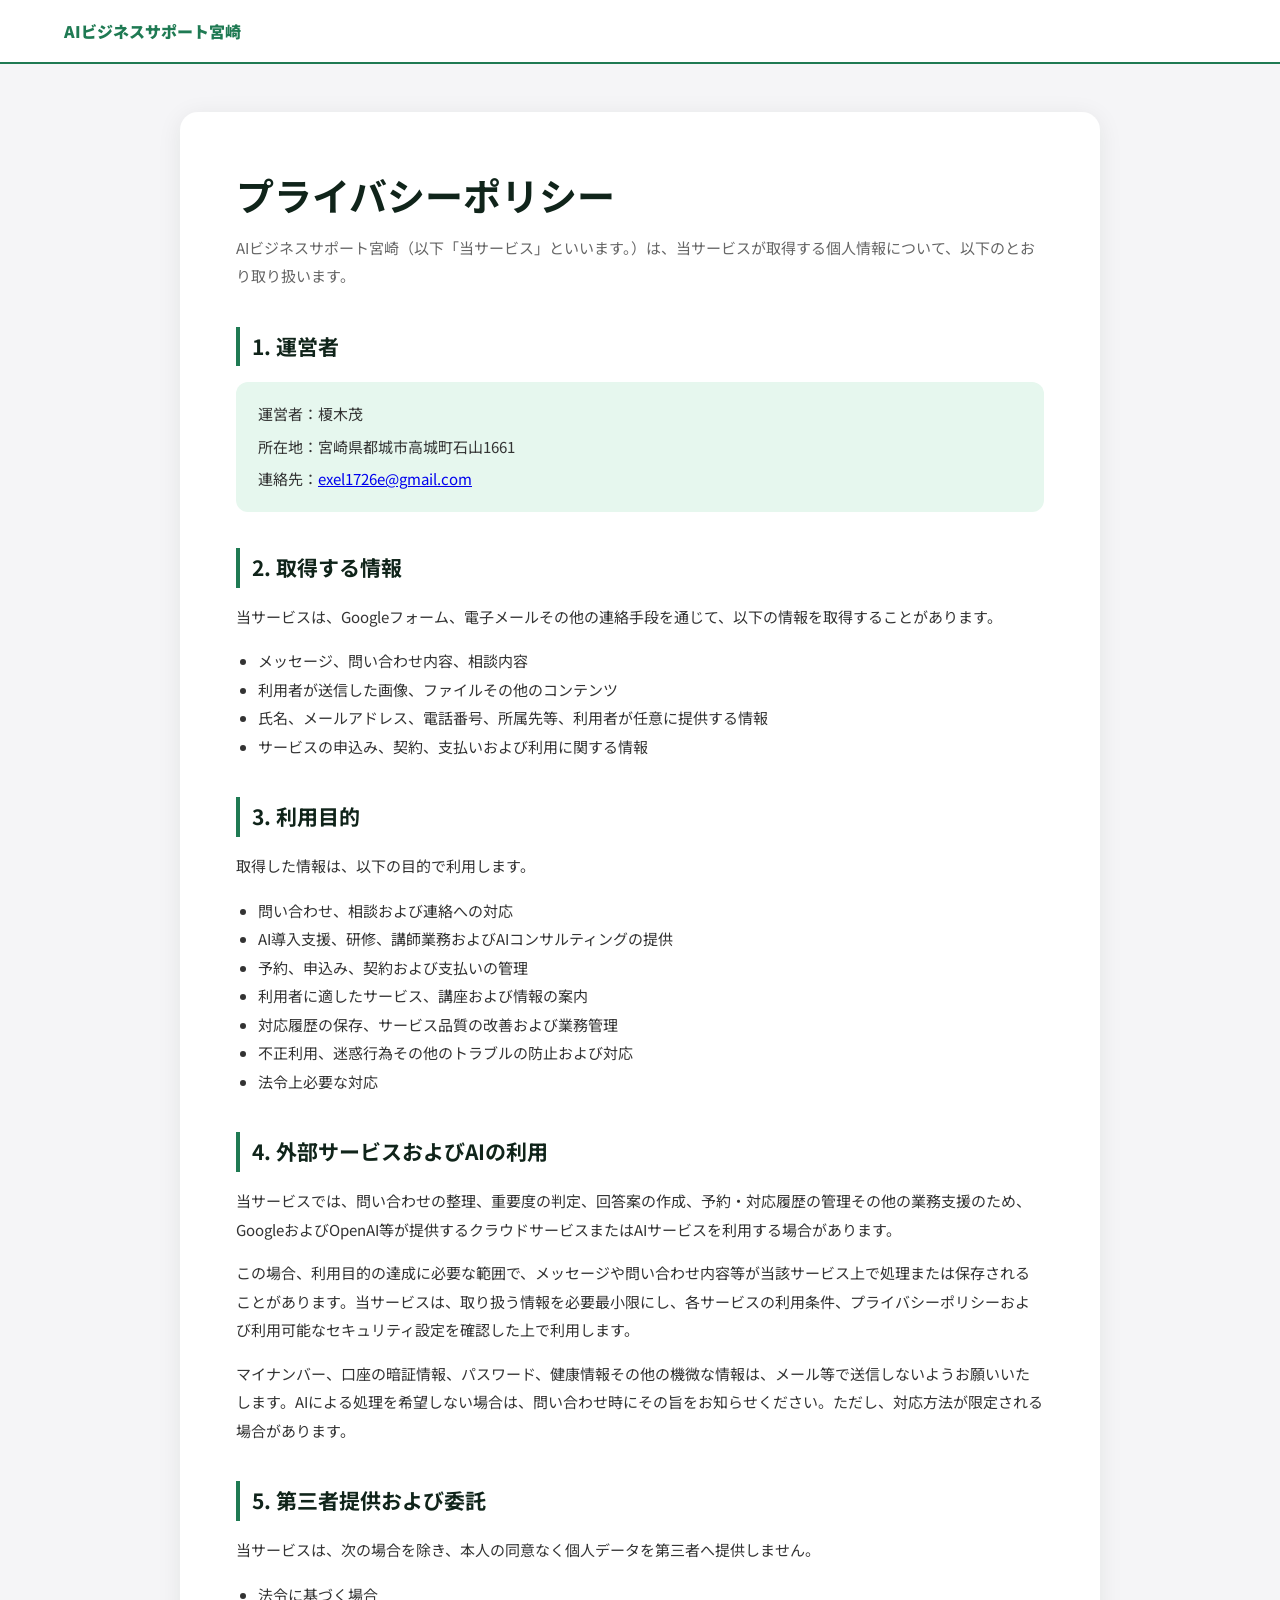
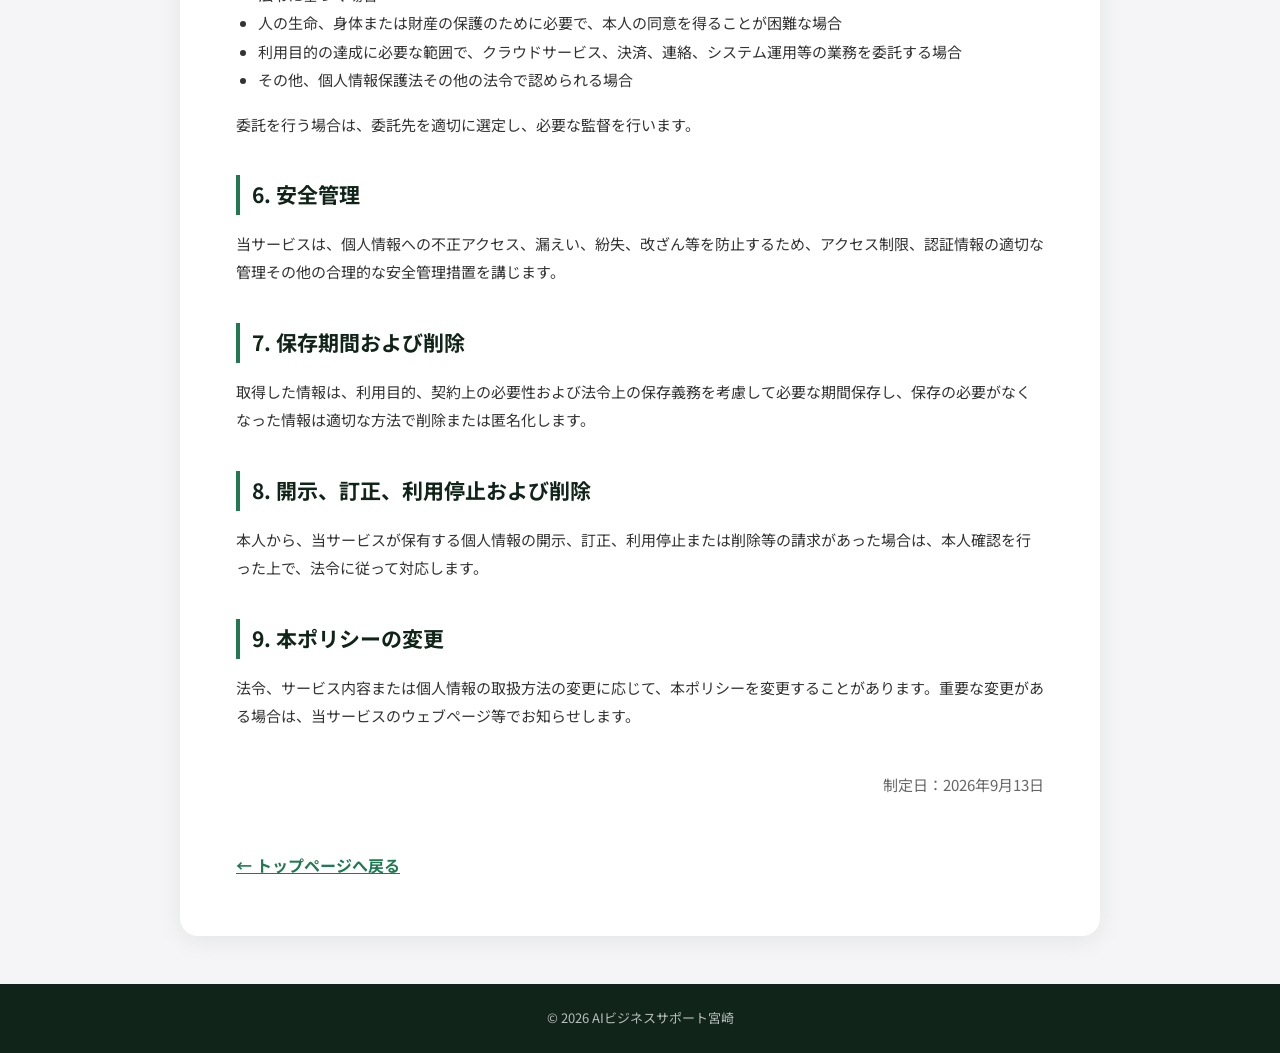
<file: privacy-policy.html>
<!DOCTYPE html>
<html lang="ja">
<head>
  <meta charset="UTF-8">
  <meta name="viewport" content="width=device-width, initial-scale=1.0">
  <title>プライバシーポリシー｜AIビジネスサポート宮崎</title>
  <meta name="description" content="AIビジネスサポート宮崎のプライバシーポリシーです。">
  <link rel="preconnect" href="https://fonts.googleapis.com">
  <link href="https://fonts.googleapis.com/css2?family=Noto+Sans+JP:wght@400;500;700;900&display=swap" rel="stylesheet">
  <link rel="stylesheet" href="legal.css">
</head>
<body>
  <header class="site-header"><a href="index.html">AIビジネスサポート宮崎</a></header>
  <main class="legal-main">
    <h1>プライバシーポリシー</h1>
    <p class="lead">AIビジネスサポート宮崎（以下「当サービス」といいます。）は、当サービスが取得する個人情報について、以下のとおり取り扱います。</p>

    <h2>1. 運営者</h2>
    <ul class="contact-list">
      <li>運営者：榎木茂</li>
      <li>所在地：宮崎県都城市高城町石山1661</li>
      <li>連絡先：<a href="mailto:exel1726e@gmail.com">exel1726e@gmail.com</a></li>
    </ul>

    <h2>2. 取得する情報</h2>
    <p>当サービスは、Googleフォーム、電子メールその他の連絡手段を通じて、以下の情報を取得することがあります。</p>
    <ul>
      <li>メッセージ、問い合わせ内容、相談内容</li>
      <li>利用者が送信した画像、ファイルその他のコンテンツ</li>
      <li>氏名、メールアドレス、電話番号、所属先等、利用者が任意に提供する情報</li>
      <li>サービスの申込み、契約、支払いおよび利用に関する情報</li>
    </ul>

    <h2>3. 利用目的</h2>
    <p>取得した情報は、以下の目的で利用します。</p>
    <ul>
      <li>問い合わせ、相談および連絡への対応</li>
      <li>AI導入支援、研修、講師業務およびAIコンサルティングの提供</li>
      <li>予約、申込み、契約および支払いの管理</li>
      <li>利用者に適したサービス、講座および情報の案内</li>
      <li>対応履歴の保存、サービス品質の改善および業務管理</li>
      <li>不正利用、迷惑行為その他のトラブルの防止および対応</li>
      <li>法令上必要な対応</li>
    </ul>

    <h2>4. 外部サービスおよびAIの利用</h2>
    <p>当サービスでは、問い合わせの整理、重要度の判定、回答案の作成、予約・対応履歴の管理その他の業務支援のため、GoogleおよびOpenAI等が提供するクラウドサービスまたはAIサービスを利用する場合があります。</p>
    <p>この場合、利用目的の達成に必要な範囲で、メッセージや問い合わせ内容等が当該サービス上で処理または保存されることがあります。当サービスは、取り扱う情報を必要最小限にし、各サービスの利用条件、プライバシーポリシーおよび利用可能なセキュリティ設定を確認した上で利用します。</p>
    <p>マイナンバー、口座の暗証情報、パスワード、健康情報その他の機微な情報は、メール等で送信しないようお願いいたします。AIによる処理を希望しない場合は、問い合わせ時にその旨をお知らせください。ただし、対応方法が限定される場合があります。</p>

    <h2>5. 第三者提供および委託</h2>
    <p>当サービスは、次の場合を除き、本人の同意なく個人データを第三者へ提供しません。</p>
    <ul>
      <li>法令に基づく場合</li>
      <li>人の生命、身体または財産の保護のために必要で、本人の同意を得ることが困難な場合</li>
      <li>利用目的の達成に必要な範囲で、クラウドサービス、決済、連絡、システム運用等の業務を委託する場合</li>
      <li>その他、個人情報保護法その他の法令で認められる場合</li>
    </ul>
    <p>委託を行う場合は、委託先を適切に選定し、必要な監督を行います。</p>

    <h2>6. 安全管理</h2>
    <p>当サービスは、個人情報への不正アクセス、漏えい、紛失、改ざん等を防止するため、アクセス制限、認証情報の適切な管理その他の合理的な安全管理措置を講じます。</p>

    <h2>7. 保存期間および削除</h2>
    <p>取得した情報は、利用目的、契約上の必要性および法令上の保存義務を考慮して必要な期間保存し、保存の必要がなくなった情報は適切な方法で削除または匿名化します。</p>

    <h2>8. 開示、訂正、利用停止および削除</h2>
    <p>本人から、当サービスが保有する個人情報の開示、訂正、利用停止または削除等の請求があった場合は、本人確認を行った上で、法令に従って対応します。</p>

    <h2>9. 本ポリシーの変更</h2>
    <p>法令、サービス内容または個人情報の取扱方法の変更に応じて、本ポリシーを変更することがあります。重要な変更がある場合は、当サービスのウェブページ等でお知らせします。</p>

    <p class="effective-date">制定日：2026年9月13日</p>
    <a class="back-link" href="index.html">← トップページへ戻る</a>
  </main>
  <footer class="site-footer">© 2026 AIビジネスサポート宮崎</footer>
</body>
</html>
</file>
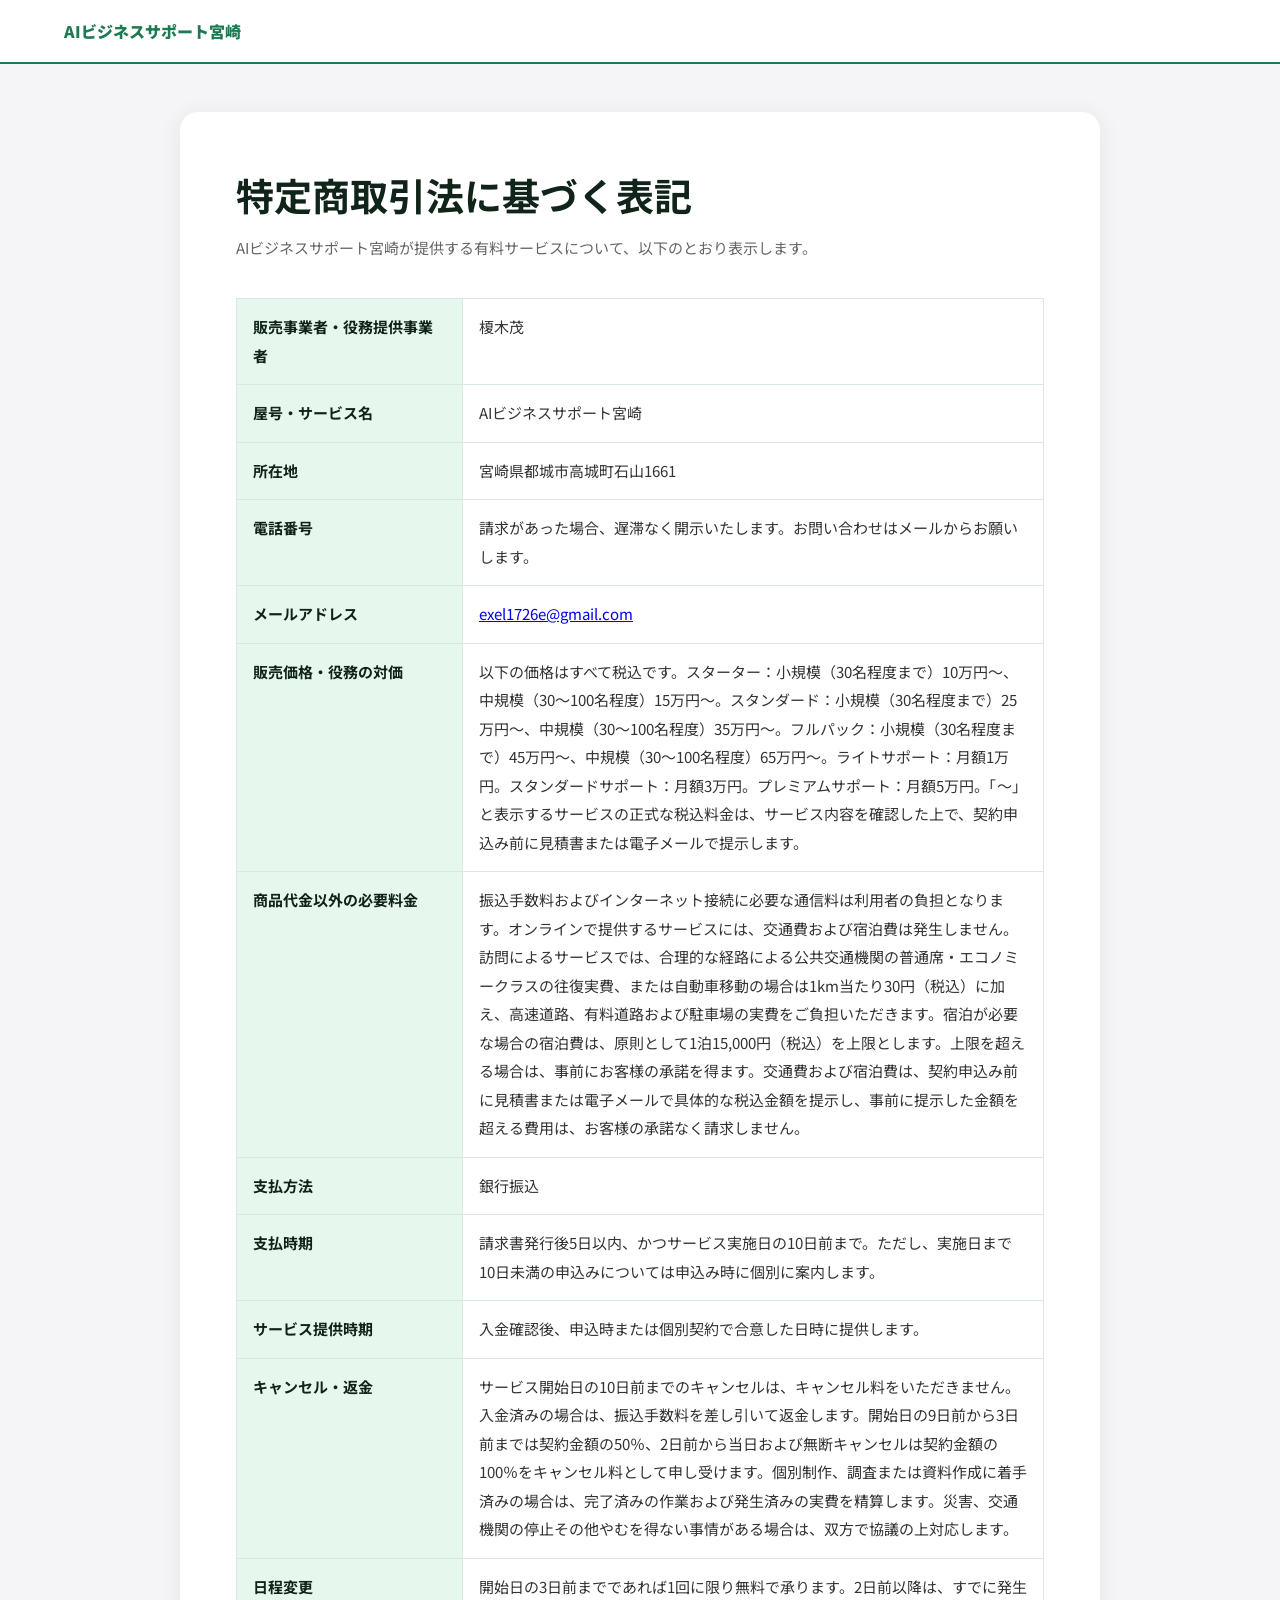
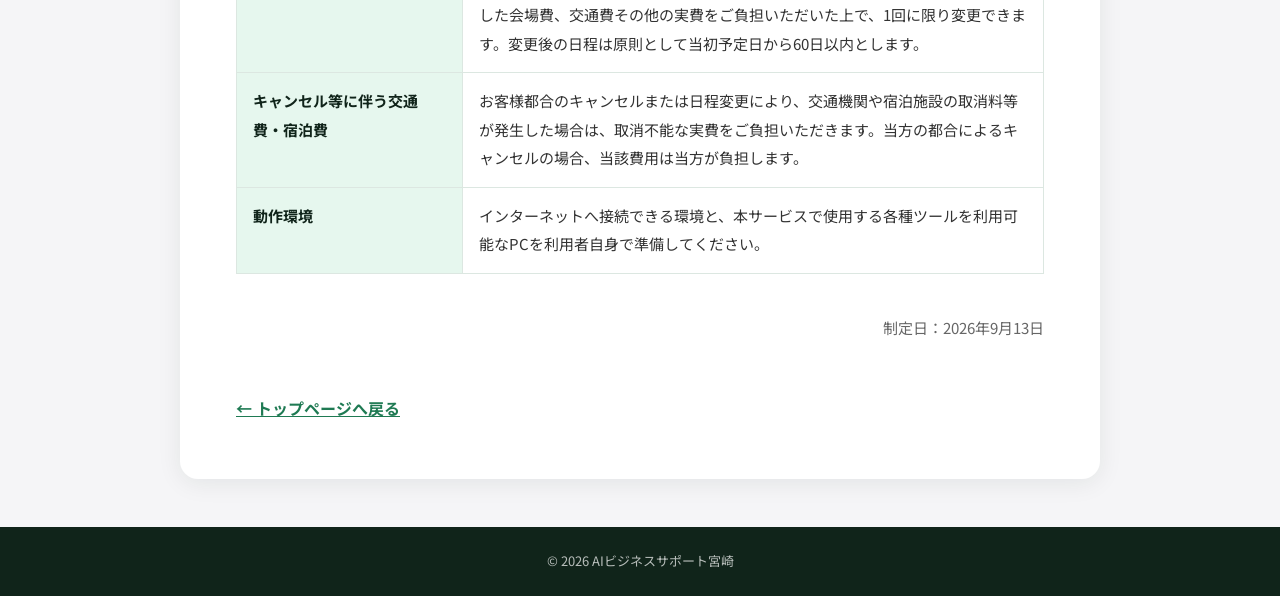
<file: specified-commercial-transactions.html>
<!DOCTYPE html>
<html lang="ja">
<head>
  <meta charset="UTF-8">
  <meta name="viewport" content="width=device-width, initial-scale=1.0">
  <title>特定商取引法に基づく表記｜AIビジネスサポート宮崎</title>
  <meta name="description" content="AIビジネスサポート宮崎の特定商取引法に基づく表記です。">
  <link rel="preconnect" href="https://fonts.googleapis.com">
  <link href="https://fonts.googleapis.com/css2?family=Noto+Sans+JP:wght@400;500;700;900&display=swap" rel="stylesheet">
  <link rel="stylesheet" href="legal.css">
</head>
<body>
  <header class="site-header"><a href="index.html">AIビジネスサポート宮崎</a></header>
  <main class="legal-main">
    <h1>特定商取引法に基づく表記</h1>
    <p class="lead">AIビジネスサポート宮崎が提供する有料サービスについて、以下のとおり表示します。</p>
    <table class="legal-table">
      <tbody>
        <tr><th>販売事業者・役務提供事業者</th><td>榎木茂</td></tr>
        <tr><th>屋号・サービス名</th><td>AIビジネスサポート宮崎</td></tr>
        <tr><th>所在地</th><td>宮崎県都城市高城町石山1661</td></tr>
        <tr><th>電話番号</th><td>請求があった場合、遅滞なく開示いたします。お問い合わせはメールからお願いします。</td></tr>
        <tr><th>メールアドレス</th><td><a href="mailto:exel1726e@gmail.com">exel1726e@gmail.com</a></td></tr>
        <tr><th>販売価格・役務の対価</th><td>以下の価格はすべて税込です。スターター：小規模（30名程度まで）10万円～、中規模（30～100名程度）15万円～。スタンダード：小規模（30名程度まで）25万円～、中規模（30～100名程度）35万円～。フルパック：小規模（30名程度まで）45万円～、中規模（30～100名程度）65万円～。ライトサポート：月額1万円。スタンダードサポート：月額3万円。プレミアムサポート：月額5万円。「～」と表示するサービスの正式な税込料金は、サービス内容を確認した上で、契約申込み前に見積書または電子メールで提示します。</td></tr>
        <tr><th>商品代金以外の必要料金</th><td>振込手数料およびインターネット接続に必要な通信料は利用者の負担となります。オンラインで提供するサービスには、交通費および宿泊費は発生しません。訪問によるサービスでは、合理的な経路による公共交通機関の普通席・エコノミークラスの往復実費、または自動車移動の場合は1km当たり30円（税込）に加え、高速道路、有料道路および駐車場の実費をご負担いただきます。宿泊が必要な場合の宿泊費は、原則として1泊15,000円（税込）を上限とします。上限を超える場合は、事前にお客様の承諾を得ます。交通費および宿泊費は、契約申込み前に見積書または電子メールで具体的な税込金額を提示し、事前に提示した金額を超える費用は、お客様の承諾なく請求しません。</td></tr>
        <tr><th>支払方法</th><td>銀行振込</td></tr>
        <tr><th>支払時期</th><td>請求書発行後5日以内、かつサービス実施日の10日前まで。ただし、実施日まで10日未満の申込みについては申込み時に個別に案内します。</td></tr>
        <tr><th>サービス提供時期</th><td>入金確認後、申込時または個別契約で合意した日時に提供します。</td></tr>
        <tr><th>キャンセル・返金</th><td>サービス開始日の10日前までのキャンセルは、キャンセル料をいただきません。入金済みの場合は、振込手数料を差し引いて返金します。開始日の9日前から3日前までは契約金額の50％、2日前から当日および無断キャンセルは契約金額の100％をキャンセル料として申し受けます。個別制作、調査または資料作成に着手済みの場合は、完了済みの作業および発生済みの実費を精算します。災害、交通機関の停止その他やむを得ない事情がある場合は、双方で協議の上対応します。</td></tr>
        <tr><th>日程変更</th><td>開始日の3日前までであれば1回に限り無料で承ります。2日前以降は、すでに発生した会場費、交通費その他の実費をご負担いただいた上で、1回に限り変更できます。変更後の日程は原則として当初予定日から60日以内とします。</td></tr>
        <tr><th>キャンセル等に伴う交通費・宿泊費</th><td>お客様都合のキャンセルまたは日程変更により、交通機関や宿泊施設の取消料等が発生した場合は、取消不能な実費をご負担いただきます。当方の都合によるキャンセルの場合、当該費用は当方が負担します。</td></tr>
        <tr><th>動作環境</th><td>インターネットへ接続できる環境と、本サービスで使用する各種ツールを利用可能なPCを利用者自身で準備してください。</td></tr>
      </tbody>
    </table>
    <p class="effective-date">制定日：2026年9月13日</p>
    <a class="back-link" href="index.html">← トップページへ戻る</a>
  </main>
  <footer class="site-footer">© 2026 AIビジネスサポート宮崎</footer>
</body>
</html>
</file>
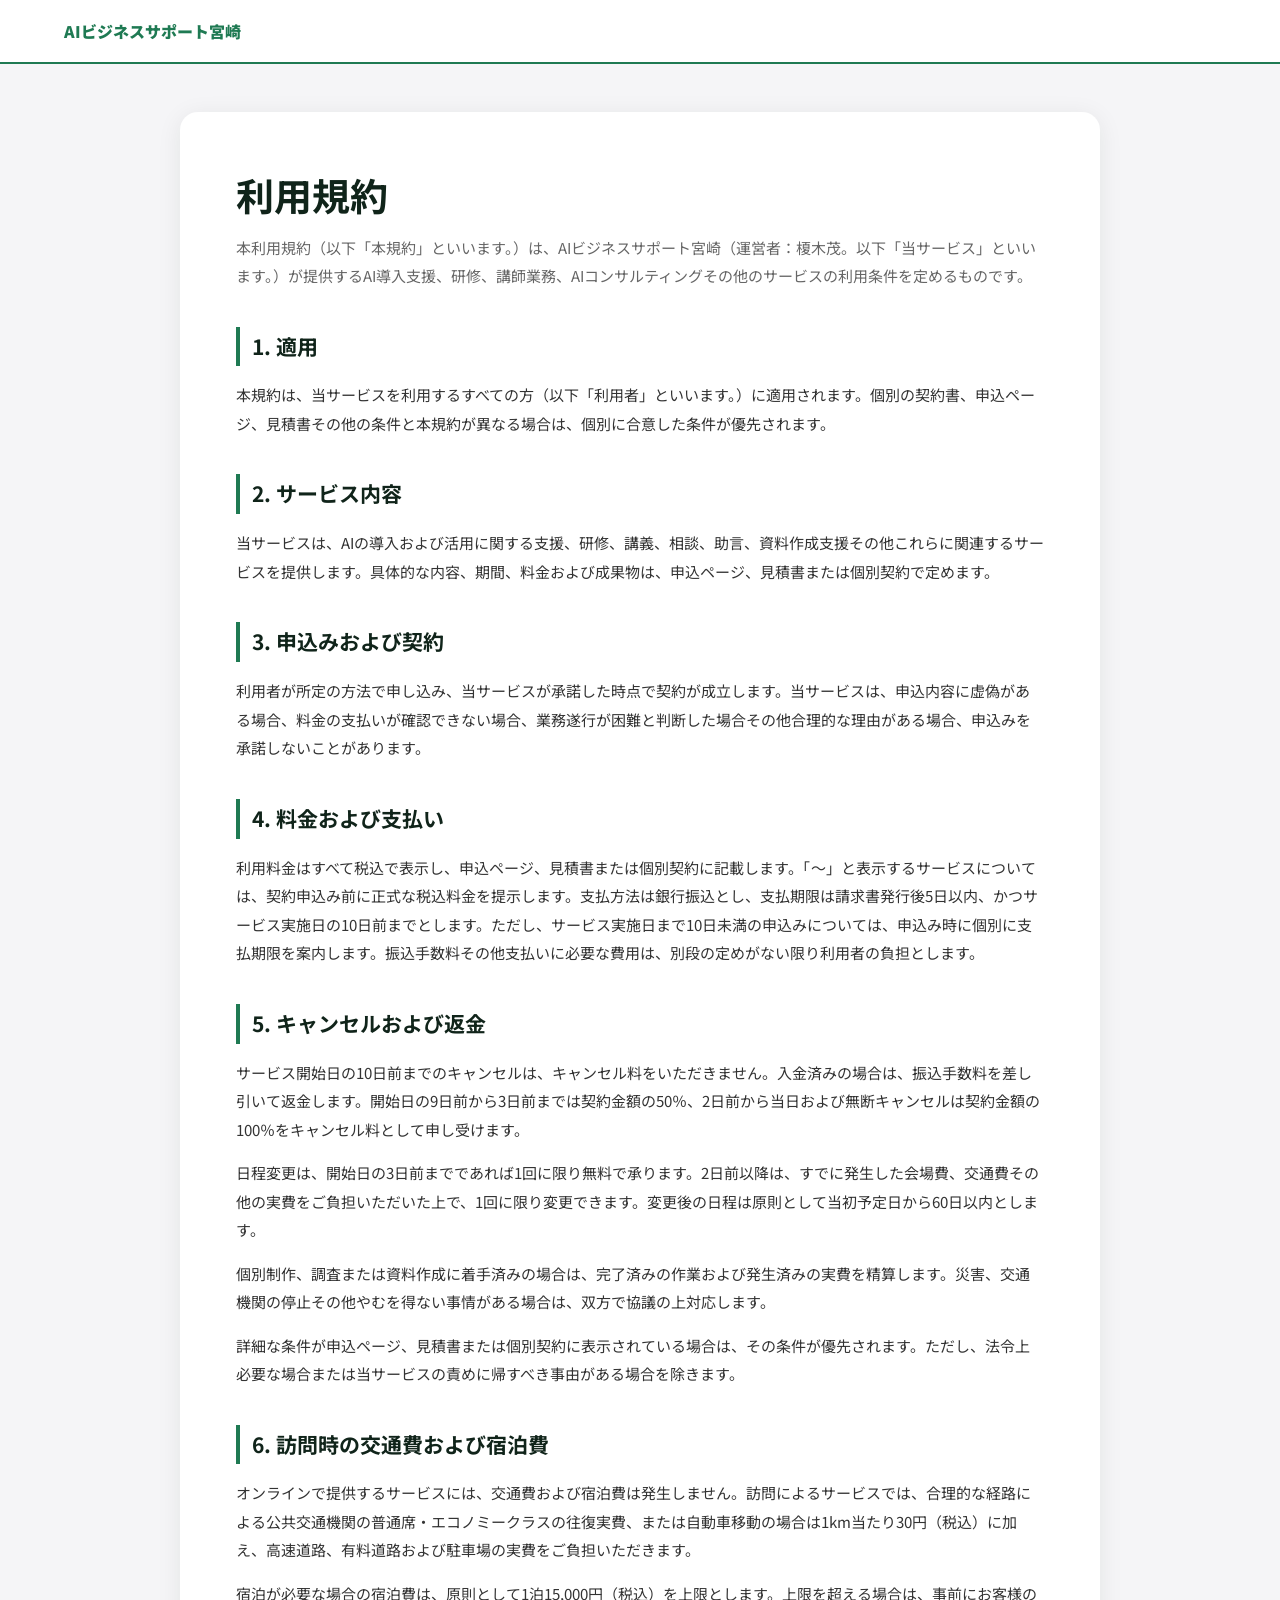
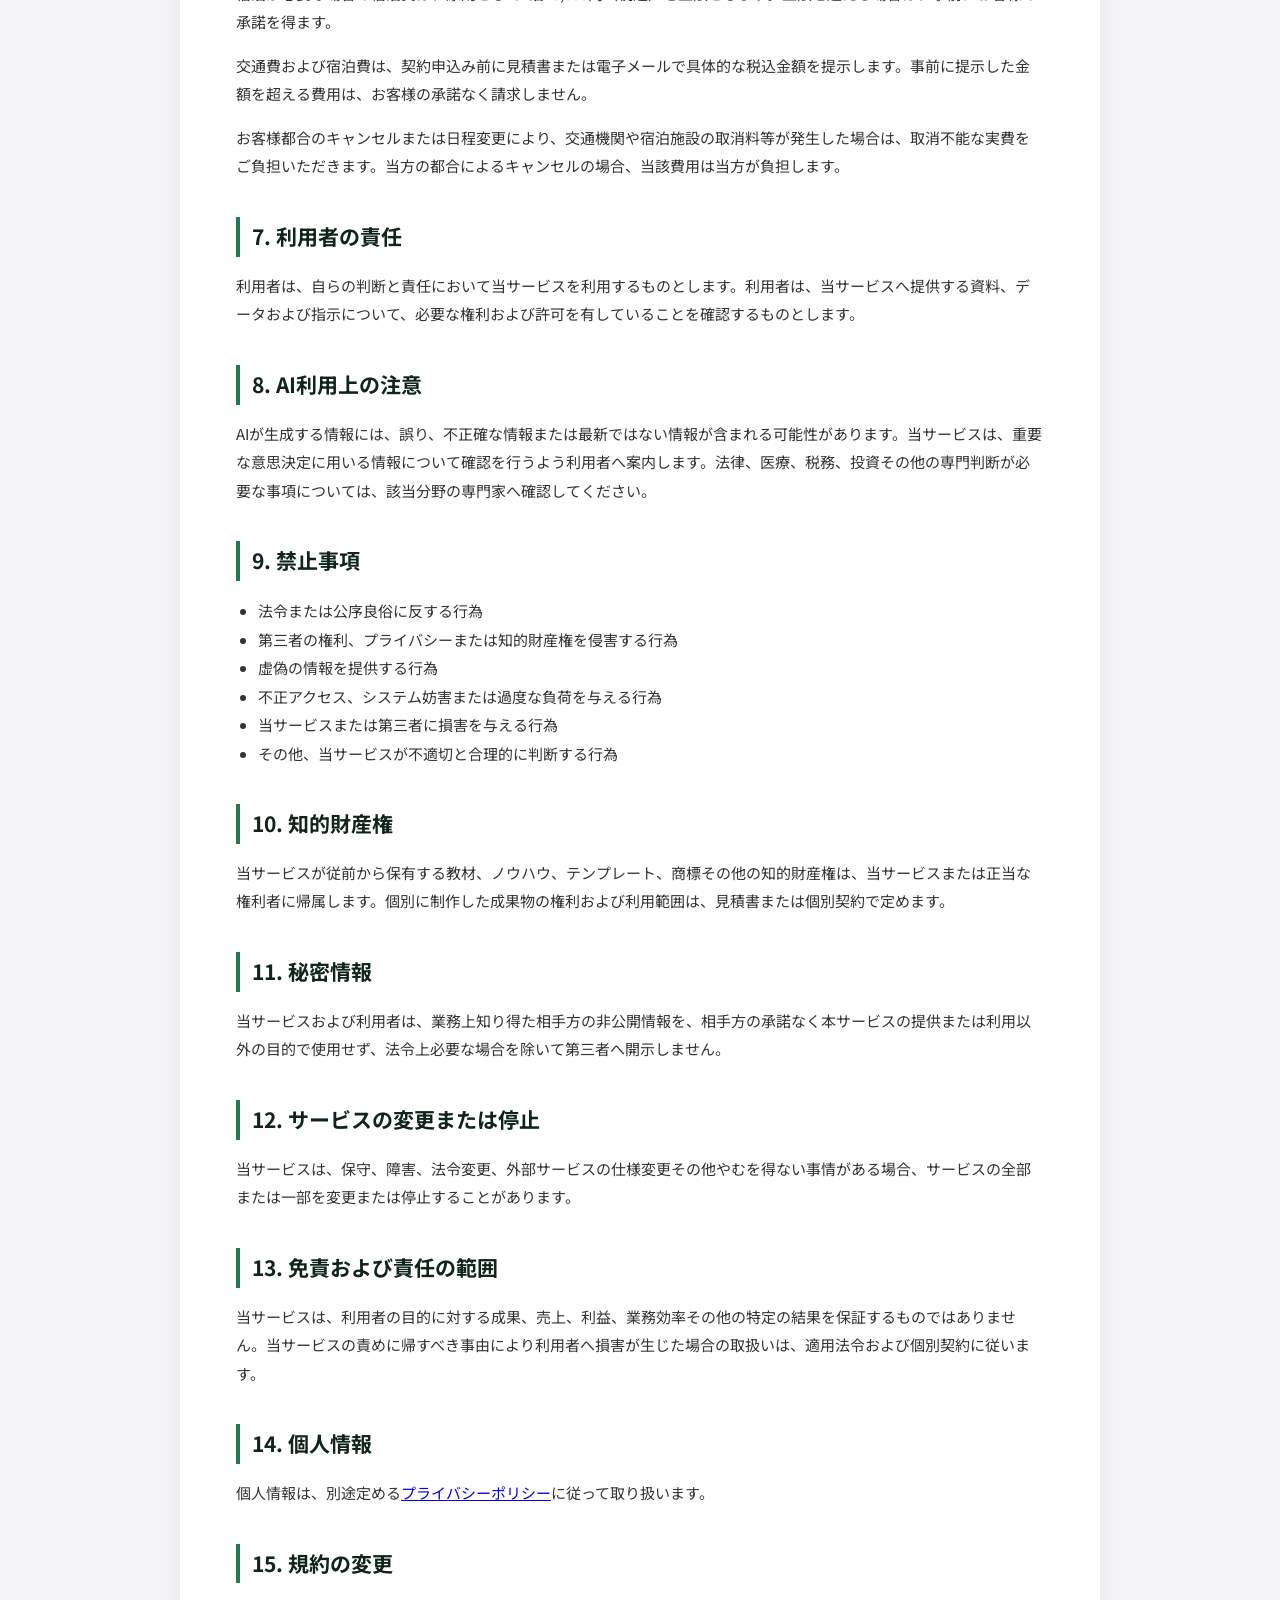
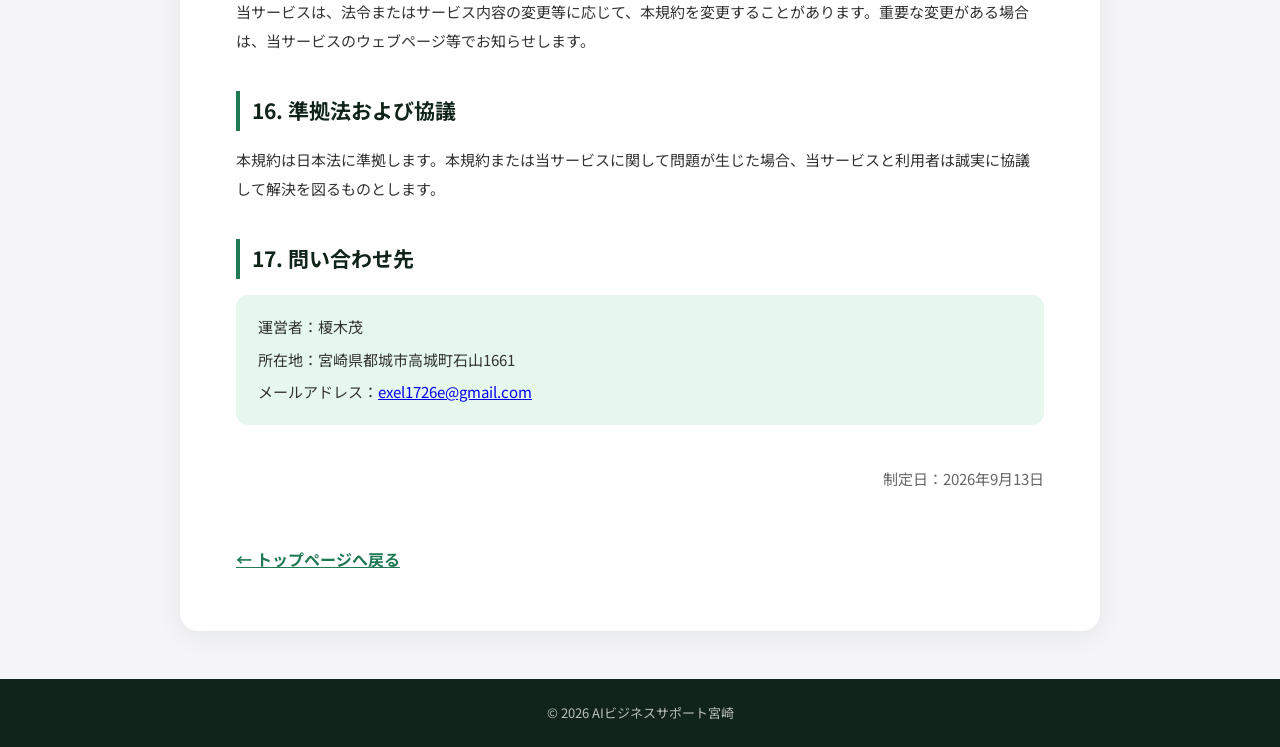
<file: terms-of-service.html>
<!DOCTYPE html>
<html lang="ja">
<head>
  <meta charset="UTF-8">
  <meta name="viewport" content="width=device-width, initial-scale=1.0">
  <title>利用規約｜AIビジネスサポート宮崎</title>
  <meta name="description" content="AIビジネスサポート宮崎の利用規約です。">
  <link rel="preconnect" href="https://fonts.googleapis.com">
  <link href="https://fonts.googleapis.com/css2?family=Noto+Sans+JP:wght@400;500;700;900&display=swap" rel="stylesheet">
  <link rel="stylesheet" href="legal.css">
</head>
<body>
  <header class="site-header"><a href="index.html">AIビジネスサポート宮崎</a></header>
  <main class="legal-main">
    <h1>利用規約</h1>
    <p class="lead">本利用規約（以下「本規約」といいます。）は、AIビジネスサポート宮崎（運営者：榎木茂。以下「当サービス」といいます。）が提供するAI導入支援、研修、講師業務、AIコンサルティングその他のサービスの利用条件を定めるものです。</p>

    <h2>1. 適用</h2>
    <p>本規約は、当サービスを利用するすべての方（以下「利用者」といいます。）に適用されます。個別の契約書、申込ページ、見積書その他の条件と本規約が異なる場合は、個別に合意した条件が優先されます。</p>
    <h2>2. サービス内容</h2>
    <p>当サービスは、AIの導入および活用に関する支援、研修、講義、相談、助言、資料作成支援その他これらに関連するサービスを提供します。具体的な内容、期間、料金および成果物は、申込ページ、見積書または個別契約で定めます。</p>
    <h2>3. 申込みおよび契約</h2>
    <p>利用者が所定の方法で申し込み、当サービスが承諾した時点で契約が成立します。当サービスは、申込内容に虚偽がある場合、料金の支払いが確認できない場合、業務遂行が困難と判断した場合その他合理的な理由がある場合、申込みを承諾しないことがあります。</p>
    <h2>4. 料金および支払い</h2>
    <p>利用料金はすべて税込で表示し、申込ページ、見積書または個別契約に記載します。「～」と表示するサービスについては、契約申込み前に正式な税込料金を提示します。支払方法は銀行振込とし、支払期限は請求書発行後5日以内、かつサービス実施日の10日前までとします。ただし、サービス実施日まで10日未満の申込みについては、申込み時に個別に支払期限を案内します。振込手数料その他支払いに必要な費用は、別段の定めがない限り利用者の負担とします。</p>
    <h2>5. キャンセルおよび返金</h2>
    <p>サービス開始日の10日前までのキャンセルは、キャンセル料をいただきません。入金済みの場合は、振込手数料を差し引いて返金します。開始日の9日前から3日前までは契約金額の50％、2日前から当日および無断キャンセルは契約金額の100％をキャンセル料として申し受けます。</p>
    <p>日程変更は、開始日の3日前までであれば1回に限り無料で承ります。2日前以降は、すでに発生した会場費、交通費その他の実費をご負担いただいた上で、1回に限り変更できます。変更後の日程は原則として当初予定日から60日以内とします。</p>
    <p>個別制作、調査または資料作成に着手済みの場合は、完了済みの作業および発生済みの実費を精算します。災害、交通機関の停止その他やむを得ない事情がある場合は、双方で協議の上対応します。</p>
    <p>詳細な条件が申込ページ、見積書または個別契約に表示されている場合は、その条件が優先されます。ただし、法令上必要な場合または当サービスの責めに帰すべき事由がある場合を除きます。</p>
    <h2>6. 訪問時の交通費および宿泊費</h2>
    <p>オンラインで提供するサービスには、交通費および宿泊費は発生しません。訪問によるサービスでは、合理的な経路による公共交通機関の普通席・エコノミークラスの往復実費、または自動車移動の場合は1km当たり30円（税込）に加え、高速道路、有料道路および駐車場の実費をご負担いただきます。</p>
    <p>宿泊が必要な場合の宿泊費は、原則として1泊15,000円（税込）を上限とします。上限を超える場合は、事前にお客様の承諾を得ます。</p>
    <p>交通費および宿泊費は、契約申込み前に見積書または電子メールで具体的な税込金額を提示します。事前に提示した金額を超える費用は、お客様の承諾なく請求しません。</p>
    <p>お客様都合のキャンセルまたは日程変更により、交通機関や宿泊施設の取消料等が発生した場合は、取消不能な実費をご負担いただきます。当方の都合によるキャンセルの場合、当該費用は当方が負担します。</p>
    <h2>7. 利用者の責任</h2>
    <p>利用者は、自らの判断と責任において当サービスを利用するものとします。利用者は、当サービスへ提供する資料、データおよび指示について、必要な権利および許可を有していることを確認するものとします。</p>
    <h2>8. AI利用上の注意</h2>
    <p>AIが生成する情報には、誤り、不正確な情報または最新ではない情報が含まれる可能性があります。当サービスは、重要な意思決定に用いる情報について確認を行うよう利用者へ案内します。法律、医療、税務、投資その他の専門判断が必要な事項については、該当分野の専門家へ確認してください。</p>
    <h2>9. 禁止事項</h2>
    <ul>
      <li>法令または公序良俗に反する行為</li><li>第三者の権利、プライバシーまたは知的財産権を侵害する行為</li><li>虚偽の情報を提供する行為</li><li>不正アクセス、システム妨害または過度な負荷を与える行為</li><li>当サービスまたは第三者に損害を与える行為</li><li>その他、当サービスが不適切と合理的に判断する行為</li>
    </ul>
    <h2>10. 知的財産権</h2>
    <p>当サービスが従前から保有する教材、ノウハウ、テンプレート、商標その他の知的財産権は、当サービスまたは正当な権利者に帰属します。個別に制作した成果物の権利および利用範囲は、見積書または個別契約で定めます。</p>
    <h2>11. 秘密情報</h2>
    <p>当サービスおよび利用者は、業務上知り得た相手方の非公開情報を、相手方の承諾なく本サービスの提供または利用以外の目的で使用せず、法令上必要な場合を除いて第三者へ開示しません。</p>
    <h2>12. サービスの変更または停止</h2>
    <p>当サービスは、保守、障害、法令変更、外部サービスの仕様変更その他やむを得ない事情がある場合、サービスの全部または一部を変更または停止することがあります。</p>
    <h2>13. 免責および責任の範囲</h2>
    <p>当サービスは、利用者の目的に対する成果、売上、利益、業務効率その他の特定の結果を保証するものではありません。当サービスの責めに帰すべき事由により利用者へ損害が生じた場合の取扱いは、適用法令および個別契約に従います。</p>
    <h2>14. 個人情報</h2>
    <p>個人情報は、別途定める<a href="privacy-policy.html">プライバシーポリシー</a>に従って取り扱います。</p>
    <h2>15. 規約の変更</h2>
    <p>当サービスは、法令またはサービス内容の変更等に応じて、本規約を変更することがあります。重要な変更がある場合は、当サービスのウェブページ等でお知らせします。</p>
    <h2>16. 準拠法および協議</h2>
    <p>本規約は日本法に準拠します。本規約または当サービスに関して問題が生じた場合、当サービスと利用者は誠実に協議して解決を図るものとします。</p>
    <h2>17. 問い合わせ先</h2>
    <ul class="contact-list"><li>運営者：榎木茂</li><li>所在地：宮崎県都城市高城町石山1661</li><li>メールアドレス：<a href="mailto:exel1726e@gmail.com">exel1726e@gmail.com</a></li></ul>
    <p class="effective-date">制定日：2026年9月13日</p>
    <a class="back-link" href="index.html">← トップページへ戻る</a>
  </main>
  <footer class="site-footer">© 2026 AIビジネスサポート宮崎</footer>
</body>
</html>
</file>
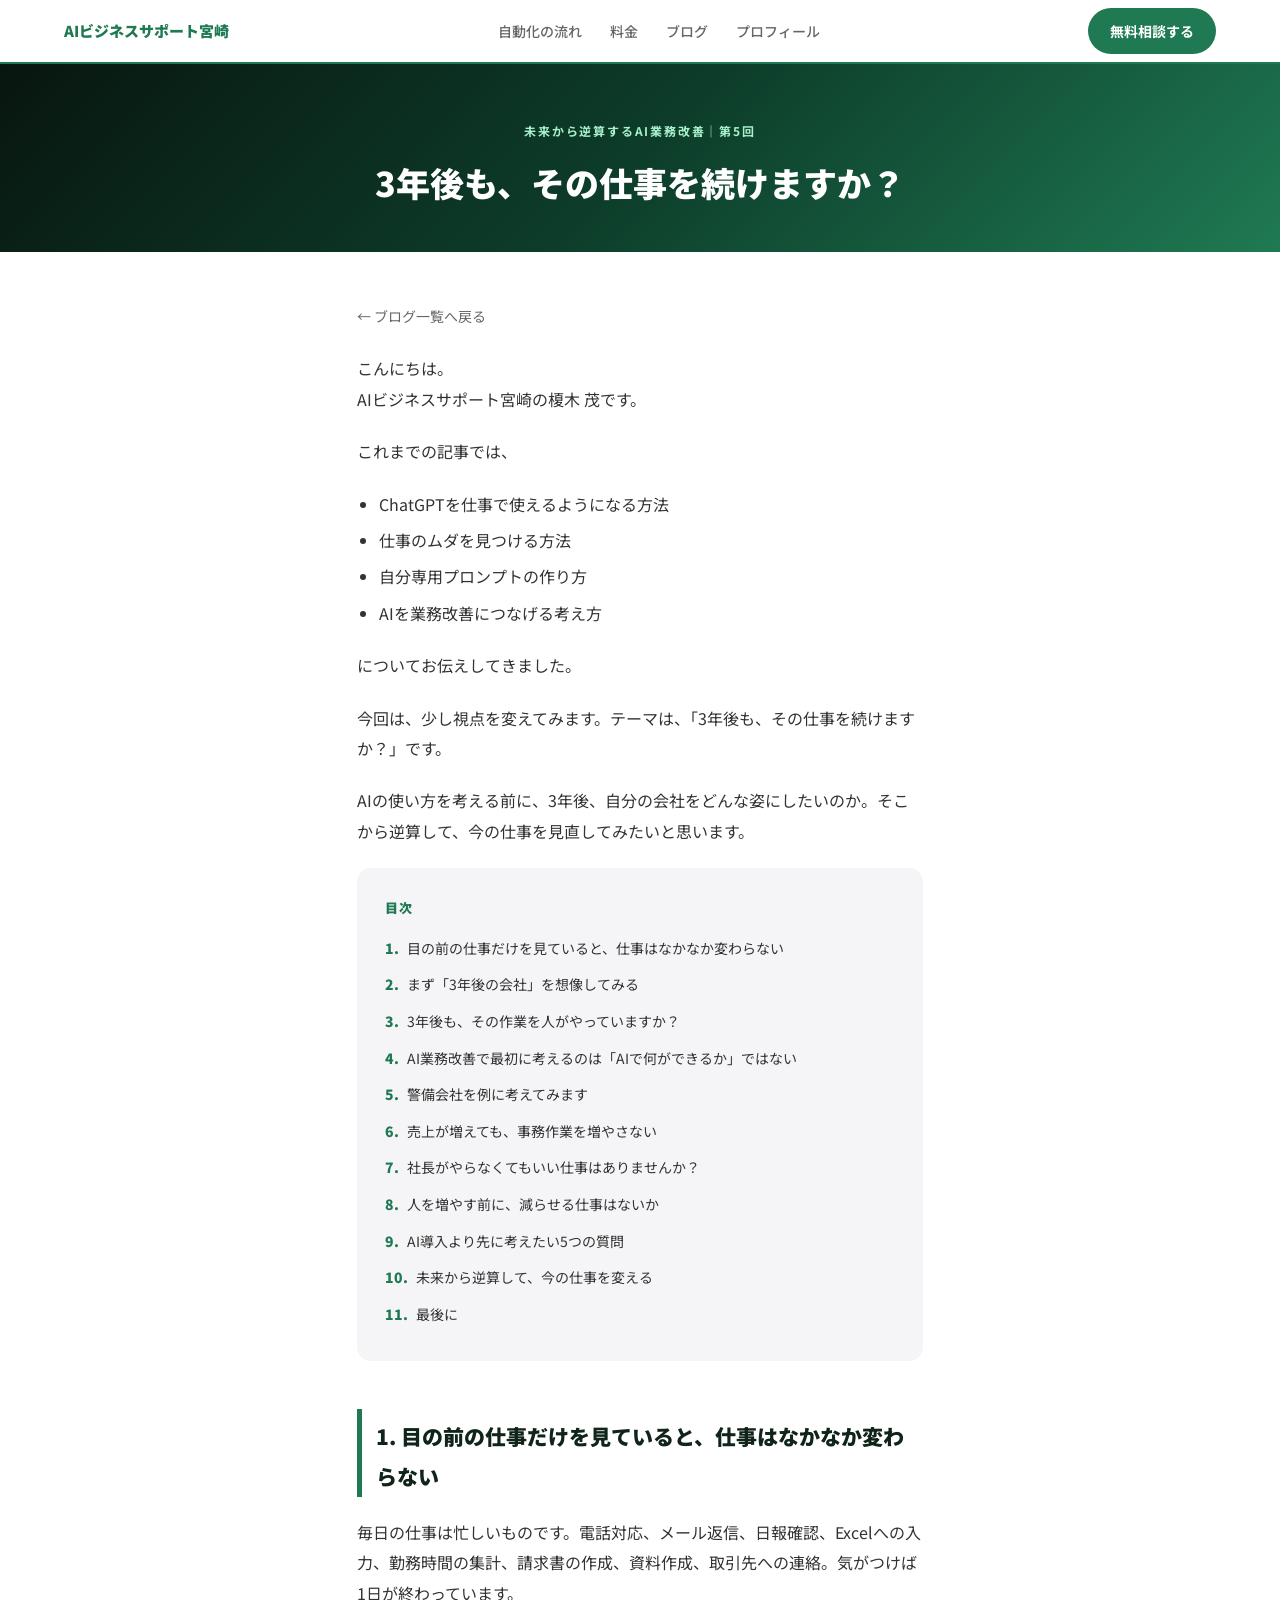
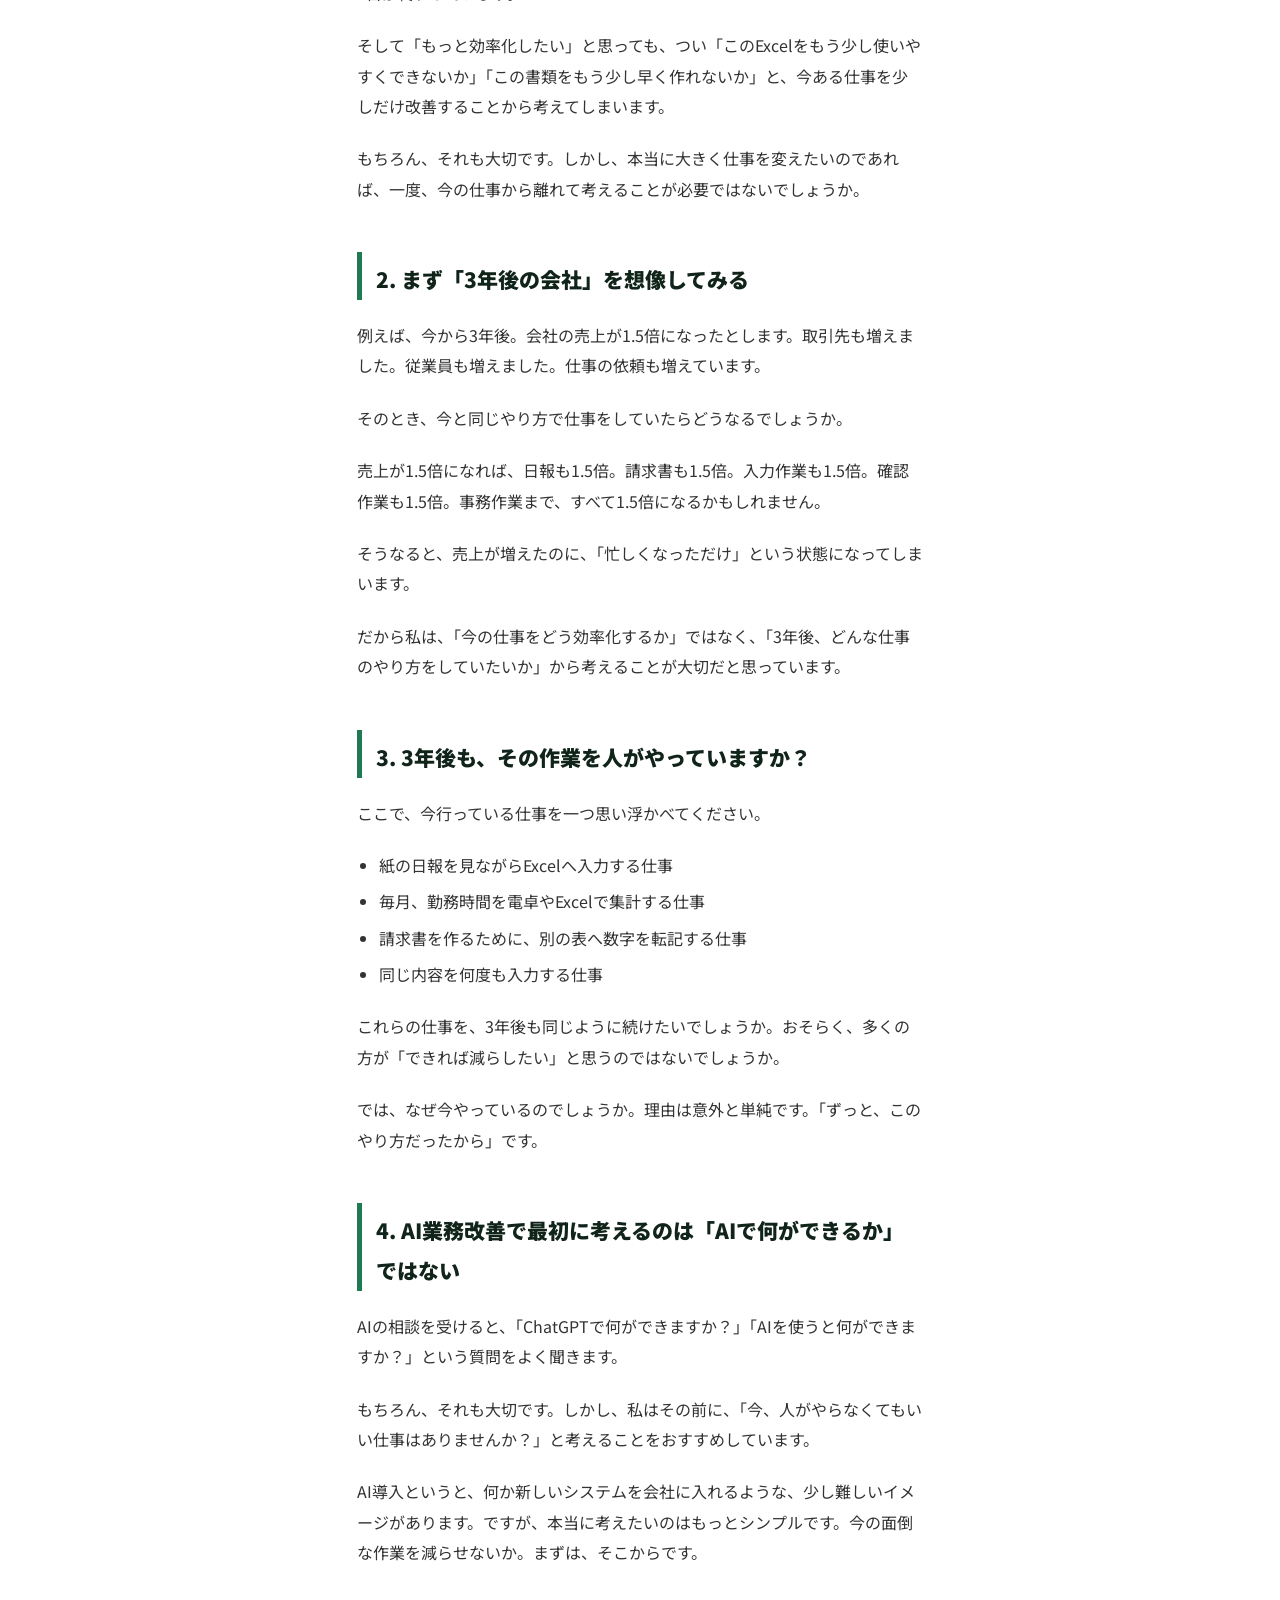
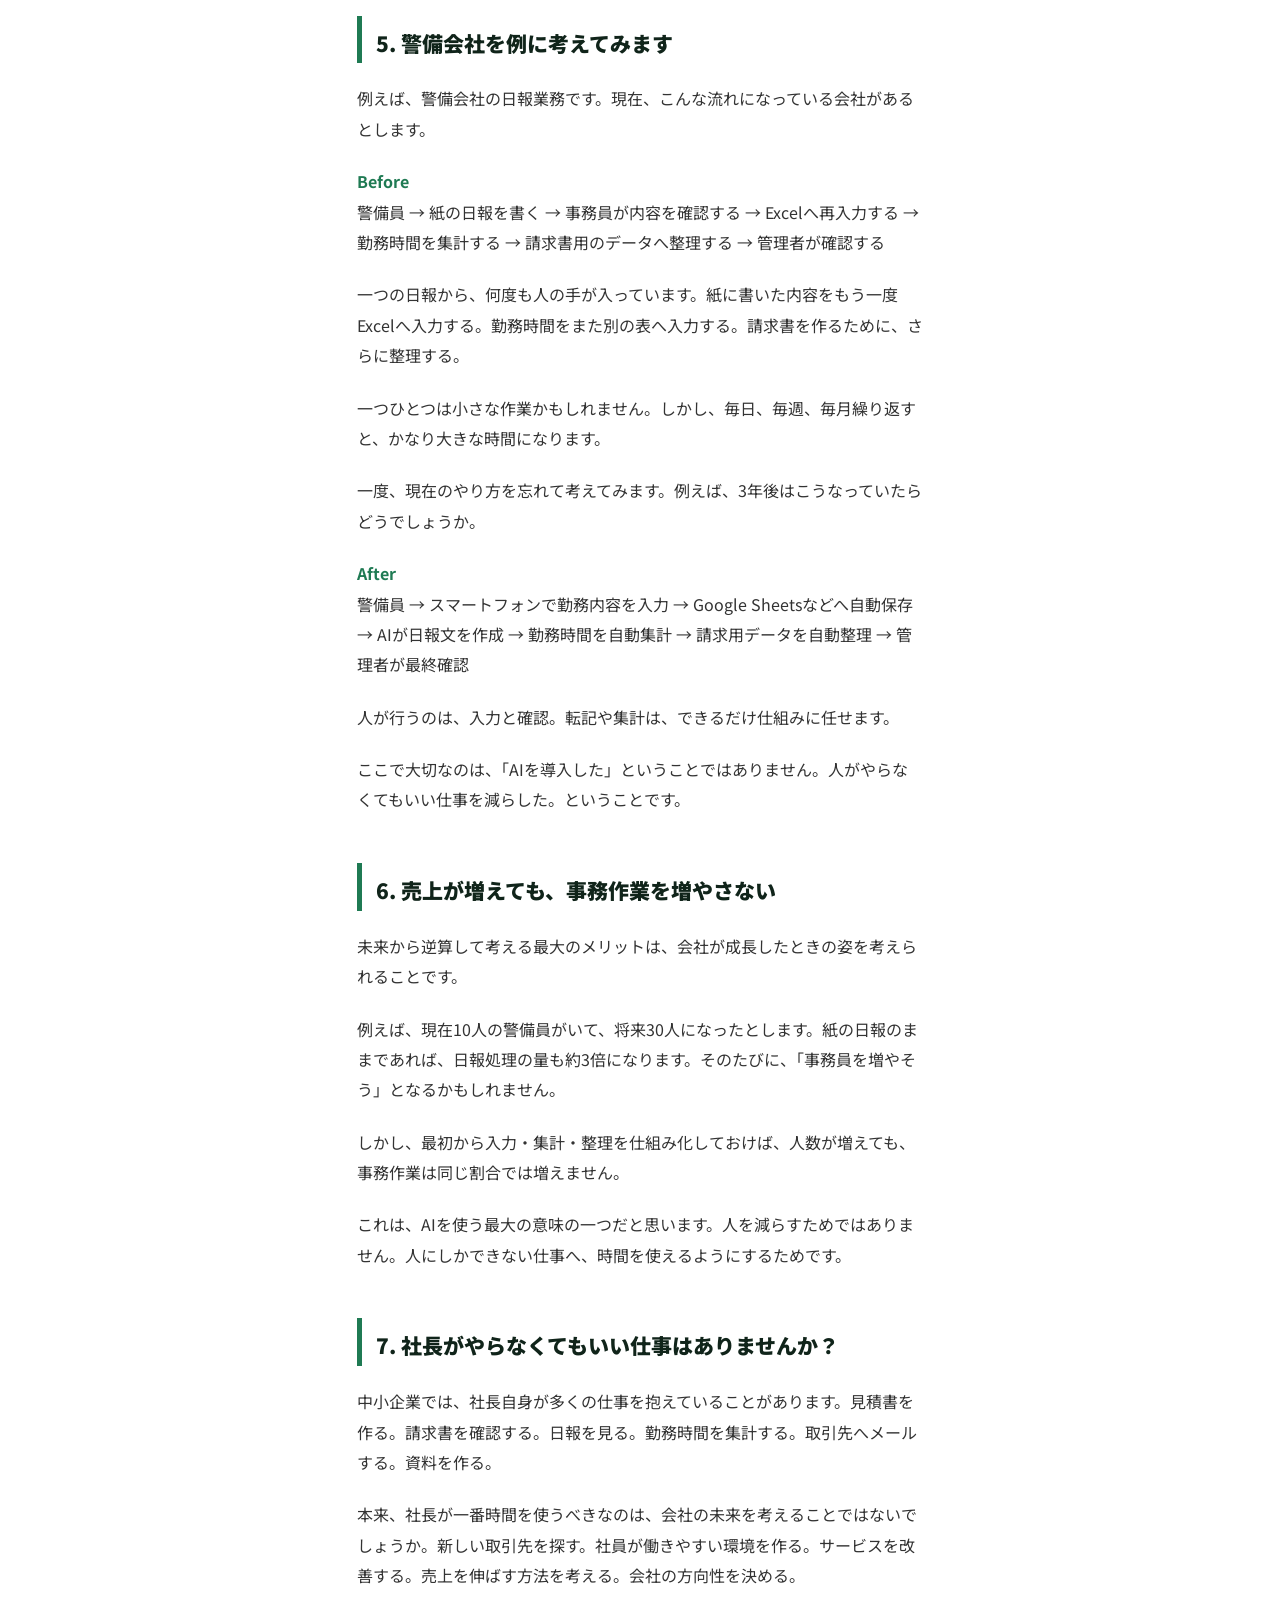
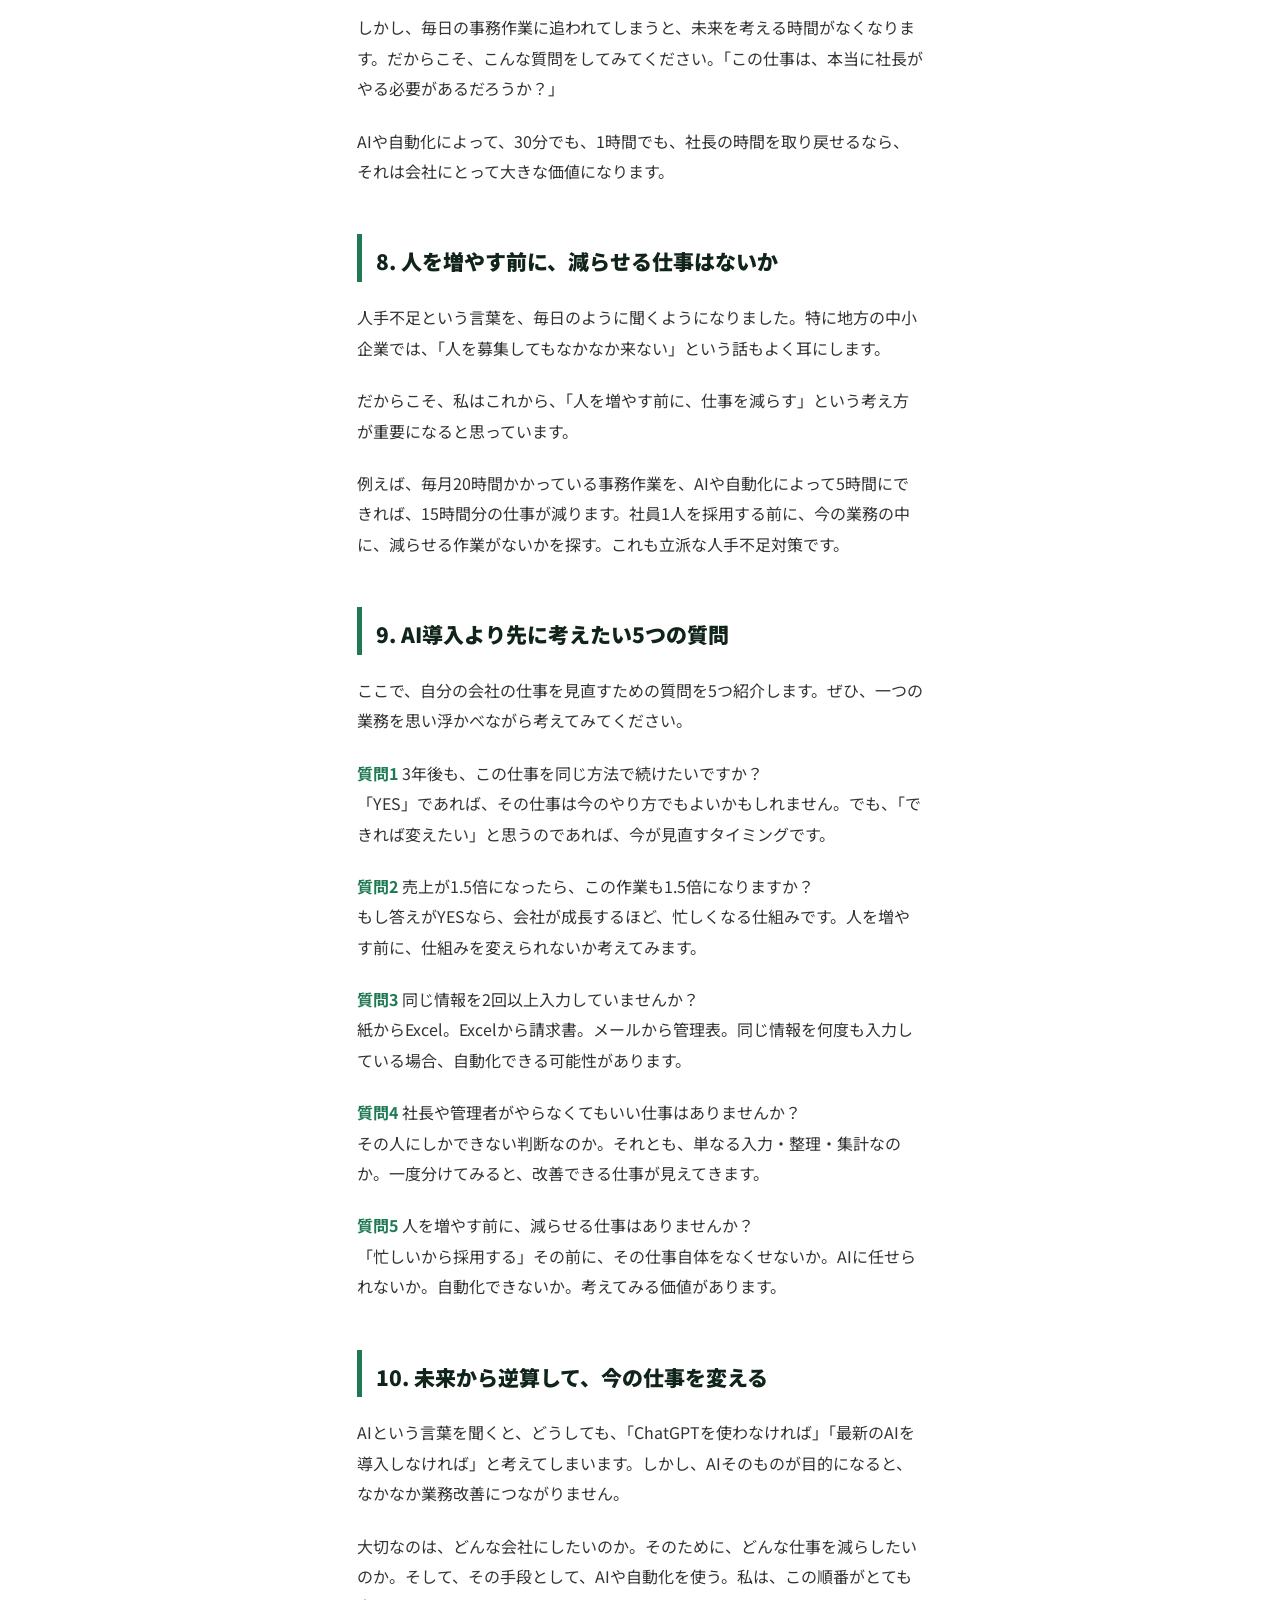
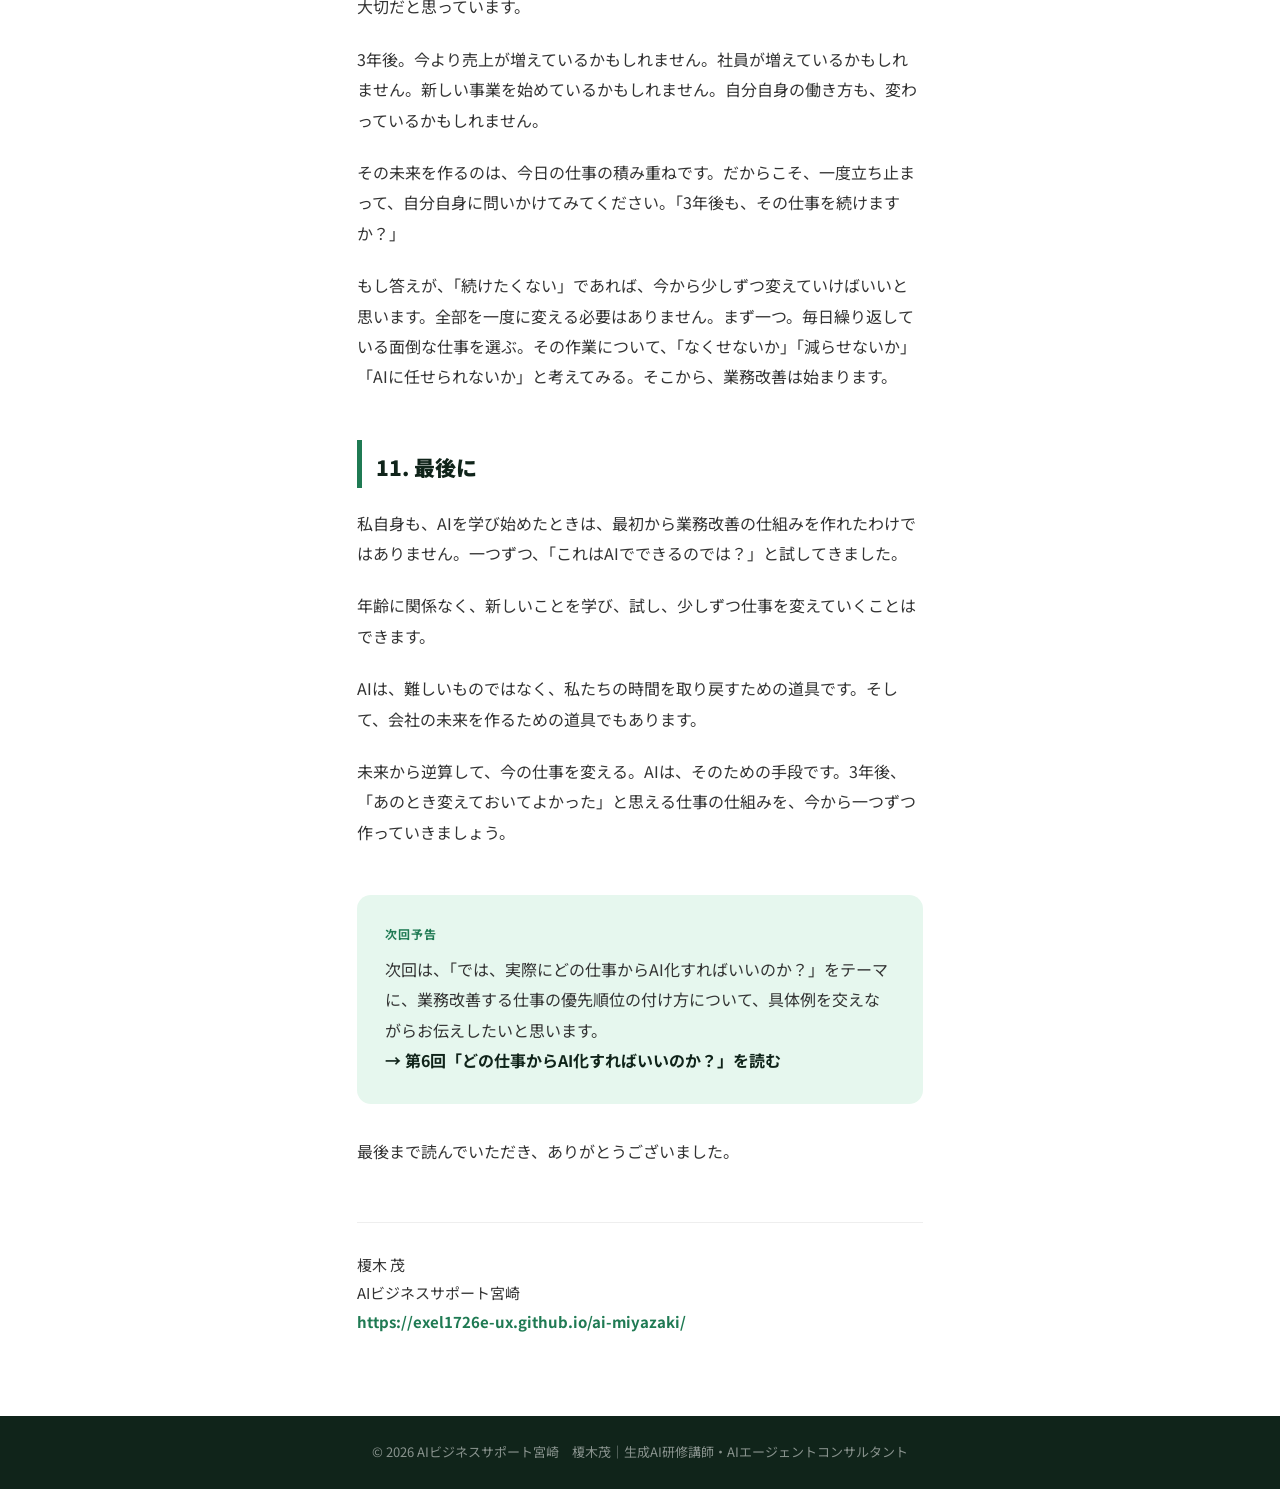
<file: blog/post-05.html>
<!DOCTYPE html>
<html lang="ja">
<head>
  <meta charset="UTF-8">
  <meta name="viewport" content="width=device-width, initial-scale=1.0">
  <title>3年後も、その仕事を続けますか？｜AIビジネスサポート宮崎</title>
  <meta name="description" content="未来から逆算するAI業務改善 第5回。3年後の会社の姿から、今の仕事を見直す考え方をお伝えします。">
  <link rel="preconnect" href="https://fonts.googleapis.com">
  <link href="https://fonts.googleapis.com/css2?family=Noto+Sans+JP:wght@400;500;700;900&display=swap" rel="stylesheet">
  <style>
    :root {
      --brand: #1f7a53; --brand2: #2d9d6f; --light: #e6f7ee;
      --dark: #10241a; --gray: #f5f5f7; --text: #333; --text2: #666;
    }
    * { margin: 0; padding: 0; box-sizing: border-box; }
    body { font-family: 'Noto Sans JP', sans-serif; color: var(--text); line-height: 1.9; background: #fff; }

    nav {
      position: sticky; top: 0; z-index: 100;
      background: rgba(255,255,255,0.95); backdrop-filter: blur(10px);
      border-bottom: 2px solid var(--brand);
      padding: 0 5%; display: flex; align-items: center; justify-content: space-between; height: 64px;
    }
    .nav-logo { font-weight: 900; font-size: 15px; color: var(--brand); text-decoration: none; }
    .nav-links { display: flex; gap: 28px; }
    .nav-links a { text-decoration: none; color: var(--text2); font-size: 14px; font-weight: 500; }
    .nav-links a:hover { color: var(--brand); }
    .nav-cta { background: var(--brand); color: #fff; padding: 10px 22px; border-radius: 999px; text-decoration: none; font-size: 14px; font-weight: 700; }
    @media (max-width: 640px) { .nav-links { display: none; } }

    .article-hero { background: linear-gradient(135deg, #08160f 0%, #0d3d2a 50%, #1f7a53 100%); color: #fff; padding: 56px 5% 44px; text-align: center; }
    .article-hero .series-label { font-size: 12px; font-weight: 700; letter-spacing: .15em; color: #a8f0cb; margin-bottom: 14px; }
    .article-hero h1 { font-size: clamp(22px, 4.5vw, 34px); font-weight: 900; line-height: 1.5; max-width: 760px; margin: 0 auto; }

    .article-wrap { max-width: 720px; margin: 0 auto; padding: 48px 6% 80px; }
    .article-wrap p { margin-bottom: 22px; font-size: 16px; }
    .article-wrap h2 { font-size: 21px; font-weight: 900; color: var(--dark); margin: 48px 0 20px; padding-top: 8px; scroll-margin-top: 80px; border-left: 5px solid var(--brand); padding-left: 14px; }
    .article-wrap strong { color: var(--brand); }
    .article-wrap ul, .article-wrap ol { margin: 0 0 22px 22px; }
    .article-wrap li { margin-bottom: 6px; }
    .divider { text-align: center; color: #ccc; margin: 40px 0; font-size: 18px; }

    .toc { background: var(--gray); border-radius: 14px; padding: 28px 28px 24px; margin-bottom: 8px; }
    .toc-title { font-size: 13px; font-weight: 900; color: var(--brand); letter-spacing: .1em; margin-bottom: 14px; }
    .toc ol { list-style: none; margin: 0; counter-reset: toc; }
    .toc li { counter-increment: toc; margin-bottom: 10px; font-size: 14px; }
    .toc li a { color: var(--text); text-decoration: none; }
    .toc li a::before { content: counter(toc) "."; color: var(--brand); font-weight: 900; margin-right: 8px; }
    .toc li a:hover { color: var(--brand); text-decoration: underline; }

    .next-box { background: var(--light); border-radius: 14px; padding: 28px; margin-top: 48px; }
    .next-box .label { font-size: 12px; font-weight: 700; color: var(--brand); letter-spacing: .1em; margin-bottom: 8px; }
    .next-box a { color: var(--dark); font-weight: 700; font-size: 16px; text-decoration: none; }
    .next-box a:hover { text-decoration: underline; }

    .signature { margin-top: 56px; padding-top: 28px; border-top: 1px solid #eee; font-size: 15px; }
    .signature a { color: var(--brand); font-weight: 700; text-decoration: none; }
    .signature a:hover { text-decoration: underline; }

    .back-link { display: inline-block; margin-bottom: 24px; font-size: 14px; color: var(--text2); text-decoration: none; }
    .back-link:hover { color: var(--brand); }

    footer { background: var(--dark); color: rgba(255,255,255,.5); text-align: center; padding: 24px 5%; font-size: 13px; }
  </style>
</head>
<body>

<nav>
  <a href="../index.html" class="nav-logo">AIビジネスサポート宮崎</a>
  <div class="nav-links">
    <a href="../index.html#solution">自動化の流れ</a>
    <a href="../index.html#pricing">料金</a>
    <a href="index.html">ブログ</a>
    <a href="../index.html#profile">プロフィール</a>
  </div>
  <a href="../index.html#cta" class="nav-cta">無料相談する</a>
</nav>

<section class="article-hero">
  <div class="series-label">未来から逆算するAI業務改善｜第5回</div>
  <h1>3年後も、その仕事を続けますか？</h1>
</section>

<div class="article-wrap">
  <a href="index.html" class="back-link">← ブログ一覧へ戻る</a>

  <p>こんにちは。<br>AIビジネスサポート宮崎の榎木 茂です。</p>

  <p>これまでの記事では、</p>
  <ul>
    <li>ChatGPTを仕事で使えるようになる方法</li>
    <li>仕事のムダを見つける方法</li>
    <li>自分専用プロンプトの作り方</li>
    <li>AIを業務改善につなげる考え方</li>
  </ul>
  <p>についてお伝えしてきました。</p>

  <p>今回は、少し視点を変えてみます。テーマは、「3年後も、その仕事を続けますか？」です。</p>
  <p>AIの使い方を考える前に、3年後、自分の会社をどんな姿にしたいのか。そこから逆算して、今の仕事を見直してみたいと思います。</p>

  <div class="toc">
    <div class="toc-title">目次</div>
    <ol>
      <li><a href="#s1">目の前の仕事だけを見ていると、仕事はなかなか変わらない</a></li>
      <li><a href="#s2">まず「3年後の会社」を想像してみる</a></li>
      <li><a href="#s3">3年後も、その作業を人がやっていますか？</a></li>
      <li><a href="#s4">AI業務改善で最初に考えるのは「AIで何ができるか」ではない</a></li>
      <li><a href="#s5">警備会社を例に考えてみます</a></li>
      <li><a href="#s6">売上が増えても、事務作業を増やさない</a></li>
      <li><a href="#s7">社長がやらなくてもいい仕事はありませんか？</a></li>
      <li><a href="#s8">人を増やす前に、減らせる仕事はないか</a></li>
      <li><a href="#s9">AI導入より先に考えたい5つの質問</a></li>
      <li><a href="#s10">未来から逆算して、今の仕事を変える</a></li>
      <li><a href="#s11">最後に</a></li>
    </ol>
  </div>

  <h2 id="s1">1. 目の前の仕事だけを見ていると、仕事はなかなか変わらない</h2>
  <p>毎日の仕事は忙しいものです。電話対応、メール返信、日報確認、Excelへの入力、勤務時間の集計、請求書の作成、資料作成、取引先への連絡。気がつけば1日が終わっています。</p>
  <p>そして「もっと効率化したい」と思っても、つい「このExcelをもう少し使いやすくできないか」「この書類をもう少し早く作れないか」と、今ある仕事を少しだけ改善することから考えてしまいます。</p>
  <p>もちろん、それも大切です。しかし、本当に大きく仕事を変えたいのであれば、一度、今の仕事から離れて考えることが必要ではないでしょうか。</p>

  <h2 id="s2">2. まず「3年後の会社」を想像してみる</h2>
  <p>例えば、今から3年後。会社の売上が1.5倍になったとします。取引先も増えました。従業員も増えました。仕事の依頼も増えています。</p>
  <p>そのとき、今と同じやり方で仕事をしていたらどうなるでしょうか。</p>
  <p>売上が1.5倍になれば、日報も1.5倍。請求書も1.5倍。入力作業も1.5倍。確認作業も1.5倍。事務作業まで、すべて1.5倍になるかもしれません。</p>
  <p>そうなると、売上が増えたのに、「忙しくなっただけ」という状態になってしまいます。</p>
  <p>だから私は、「今の仕事をどう効率化するか」ではなく、「3年後、どんな仕事のやり方をしていたいか」から考えることが大切だと思っています。</p>

  <h2 id="s3">3. 3年後も、その作業を人がやっていますか？</h2>
  <p>ここで、今行っている仕事を一つ思い浮かべてください。</p>
  <ul>
    <li>紙の日報を見ながらExcelへ入力する仕事</li>
    <li>毎月、勤務時間を電卓やExcelで集計する仕事</li>
    <li>請求書を作るために、別の表へ数字を転記する仕事</li>
    <li>同じ内容を何度も入力する仕事</li>
  </ul>
  <p>これらの仕事を、3年後も同じように続けたいでしょうか。おそらく、多くの方が「できれば減らしたい」と思うのではないでしょうか。</p>
  <p>では、なぜ今やっているのでしょうか。理由は意外と単純です。「ずっと、このやり方だったから」です。</p>

  <h2 id="s4">4. AI業務改善で最初に考えるのは「AIで何ができるか」ではない</h2>
  <p>AIの相談を受けると、「ChatGPTで何ができますか？」「AIを使うと何ができますか？」という質問をよく聞きます。</p>
  <p>もちろん、それも大切です。しかし、私はその前に、「今、人がやらなくてもいい仕事はありませんか？」と考えることをおすすめしています。</p>
  <p>AI導入というと、何か新しいシステムを会社に入れるような、少し難しいイメージがあります。ですが、本当に考えたいのはもっとシンプルです。今の面倒な作業を減らせないか。まずは、そこからです。</p>

  <h2 id="s5">5. 警備会社を例に考えてみます</h2>
  <p>例えば、警備会社の日報業務です。現在、こんな流れになっている会社があるとします。</p>
  <p><strong>Before</strong><br>
  警備員 → 紙の日報を書く → 事務員が内容を確認する → Excelへ再入力する → 勤務時間を集計する → 請求書用のデータへ整理する → 管理者が確認する</p>
  <p>一つの日報から、何度も人の手が入っています。紙に書いた内容をもう一度Excelへ入力する。勤務時間をまた別の表へ入力する。請求書を作るために、さらに整理する。</p>
  <p>一つひとつは小さな作業かもしれません。しかし、毎日、毎週、毎月繰り返すと、かなり大きな時間になります。</p>
  <p>一度、現在のやり方を忘れて考えてみます。例えば、3年後はこうなっていたらどうでしょうか。</p>
  <p><strong>After</strong><br>
  警備員 → スマートフォンで勤務内容を入力 → Google Sheetsなどへ自動保存 → AIが日報文を作成 → 勤務時間を自動集計 → 請求用データを自動整理 → 管理者が最終確認</p>
  <p>人が行うのは、入力と確認。転記や集計は、できるだけ仕組みに任せます。</p>
  <p>ここで大切なのは、「AIを導入した」ということではありません。人がやらなくてもいい仕事を減らした。ということです。</p>

  <h2 id="s6">6. 売上が増えても、事務作業を増やさない</h2>
  <p>未来から逆算して考える最大のメリットは、会社が成長したときの姿を考えられることです。</p>
  <p>例えば、現在10人の警備員がいて、将来30人になったとします。紙の日報のままであれば、日報処理の量も約3倍になります。そのたびに、「事務員を増やそう」となるかもしれません。</p>
  <p>しかし、最初から入力・集計・整理を仕組み化しておけば、人数が増えても、事務作業は同じ割合では増えません。</p>
  <p>これは、AIを使う最大の意味の一つだと思います。人を減らすためではありません。人にしかできない仕事へ、時間を使えるようにするためです。</p>

  <h2 id="s7">7. 社長がやらなくてもいい仕事はありませんか？</h2>
  <p>中小企業では、社長自身が多くの仕事を抱えていることがあります。見積書を作る。請求書を確認する。日報を見る。勤務時間を集計する。取引先へメールする。資料を作る。</p>
  <p>本来、社長が一番時間を使うべきなのは、会社の未来を考えることではないでしょうか。新しい取引先を探す。社員が働きやすい環境を作る。サービスを改善する。売上を伸ばす方法を考える。会社の方向性を決める。</p>
  <p>しかし、毎日の事務作業に追われてしまうと、未来を考える時間がなくなります。だからこそ、こんな質問をしてみてください。「この仕事は、本当に社長がやる必要があるだろうか？」</p>
  <p>AIや自動化によって、30分でも、1時間でも、社長の時間を取り戻せるなら、それは会社にとって大きな価値になります。</p>

  <h2 id="s8">8. 人を増やす前に、減らせる仕事はないか</h2>
  <p>人手不足という言葉を、毎日のように聞くようになりました。特に地方の中小企業では、「人を募集してもなかなか来ない」という話もよく耳にします。</p>
  <p>だからこそ、私はこれから、「人を増やす前に、仕事を減らす」という考え方が重要になると思っています。</p>
  <p>例えば、毎月20時間かかっている事務作業を、AIや自動化によって5時間にできれば、15時間分の仕事が減ります。社員1人を採用する前に、今の業務の中に、減らせる作業がないかを探す。これも立派な人手不足対策です。</p>

  <h2 id="s9">9. AI導入より先に考えたい5つの質問</h2>
  <p>ここで、自分の会社の仕事を見直すための質問を5つ紹介します。ぜひ、一つの業務を思い浮かべながら考えてみてください。</p>
  <p><strong>質問1</strong> 3年後も、この仕事を同じ方法で続けたいですか？<br>「YES」であれば、その仕事は今のやり方でもよいかもしれません。でも、「できれば変えたい」と思うのであれば、今が見直すタイミングです。</p>
  <p><strong>質問2</strong> 売上が1.5倍になったら、この作業も1.5倍になりますか？<br>もし答えがYESなら、会社が成長するほど、忙しくなる仕組みです。人を増やす前に、仕組みを変えられないか考えてみます。</p>
  <p><strong>質問3</strong> 同じ情報を2回以上入力していませんか？<br>紙からExcel。Excelから請求書。メールから管理表。同じ情報を何度も入力している場合、自動化できる可能性があります。</p>
  <p><strong>質問4</strong> 社長や管理者がやらなくてもいい仕事はありませんか？<br>その人にしかできない判断なのか。それとも、単なる入力・整理・集計なのか。一度分けてみると、改善できる仕事が見えてきます。</p>
  <p><strong>質問5</strong> 人を増やす前に、減らせる仕事はありませんか？<br>「忙しいから採用する」その前に、その仕事自体をなくせないか。AIに任せられないか。自動化できないか。考えてみる価値があります。</p>

  <h2 id="s10">10. 未来から逆算して、今の仕事を変える</h2>
  <p>AIという言葉を聞くと、どうしても、「ChatGPTを使わなければ」「最新のAIを導入しなければ」と考えてしまいます。しかし、AIそのものが目的になると、なかなか業務改善につながりません。</p>
  <p>大切なのは、どんな会社にしたいのか。そのために、どんな仕事を減らしたいのか。そして、その手段として、AIや自動化を使う。私は、この順番がとても大切だと思っています。</p>
  <p>3年後。今より売上が増えているかもしれません。社員が増えているかもしれません。新しい事業を始めているかもしれません。自分自身の働き方も、変わっているかもしれません。</p>
  <p>その未来を作るのは、今日の仕事の積み重ねです。だからこそ、一度立ち止まって、自分自身に問いかけてみてください。「3年後も、その仕事を続けますか？」</p>
  <p>もし答えが、「続けたくない」であれば、今から少しずつ変えていけばいいと思います。全部を一度に変える必要はありません。まず一つ。毎日繰り返している面倒な仕事を選ぶ。その作業について、「なくせないか」「減らせないか」「AIに任せられないか」と考えてみる。そこから、業務改善は始まります。</p>

  <h2 id="s11">11. 最後に</h2>
  <p>私自身も、AIを学び始めたときは、最初から業務改善の仕組みを作れたわけではありません。一つずつ、「これはAIでできるのでは？」と試してきました。</p>
  <p>年齢に関係なく、新しいことを学び、試し、少しずつ仕事を変えていくことはできます。</p>
  <p>AIは、難しいものではなく、私たちの時間を取り戻すための道具です。そして、会社の未来を作るための道具でもあります。</p>
  <p>未来から逆算して、今の仕事を変える。AIは、そのための手段です。3年後、「あのとき変えておいてよかった」と思える仕事の仕組みを、今から一つずつ作っていきましょう。</p>

  <div class="next-box">
    <div class="label">次回予告</div>
    <p style="margin-bottom:0;">次回は、「では、実際にどの仕事からAI化すればいいのか？」をテーマに、業務改善する仕事の優先順位の付け方について、具体例を交えながらお伝えしたいと思います。</p>
    <a href="post-06.html">→ 第6回「どの仕事からAI化すればいいのか？」を読む</a>
  </div>

  <p style="margin-top:32px;">最後まで読んでいただき、ありがとうございました。</p>

  <div class="signature">
    榎木 茂<br>
    AIビジネスサポート宮崎<br>
    <a href="https://exel1726e-ux.github.io/ai-miyazaki/">https://exel1726e-ux.github.io/ai-miyazaki/</a>
  </div>
</div>

<footer>
  <p>© 2026 AIビジネスサポート宮崎　榎木茂｜生成AI研修講師・AIエージェントコンサルタント</p>
</footer>

</body>
</html>
</file>
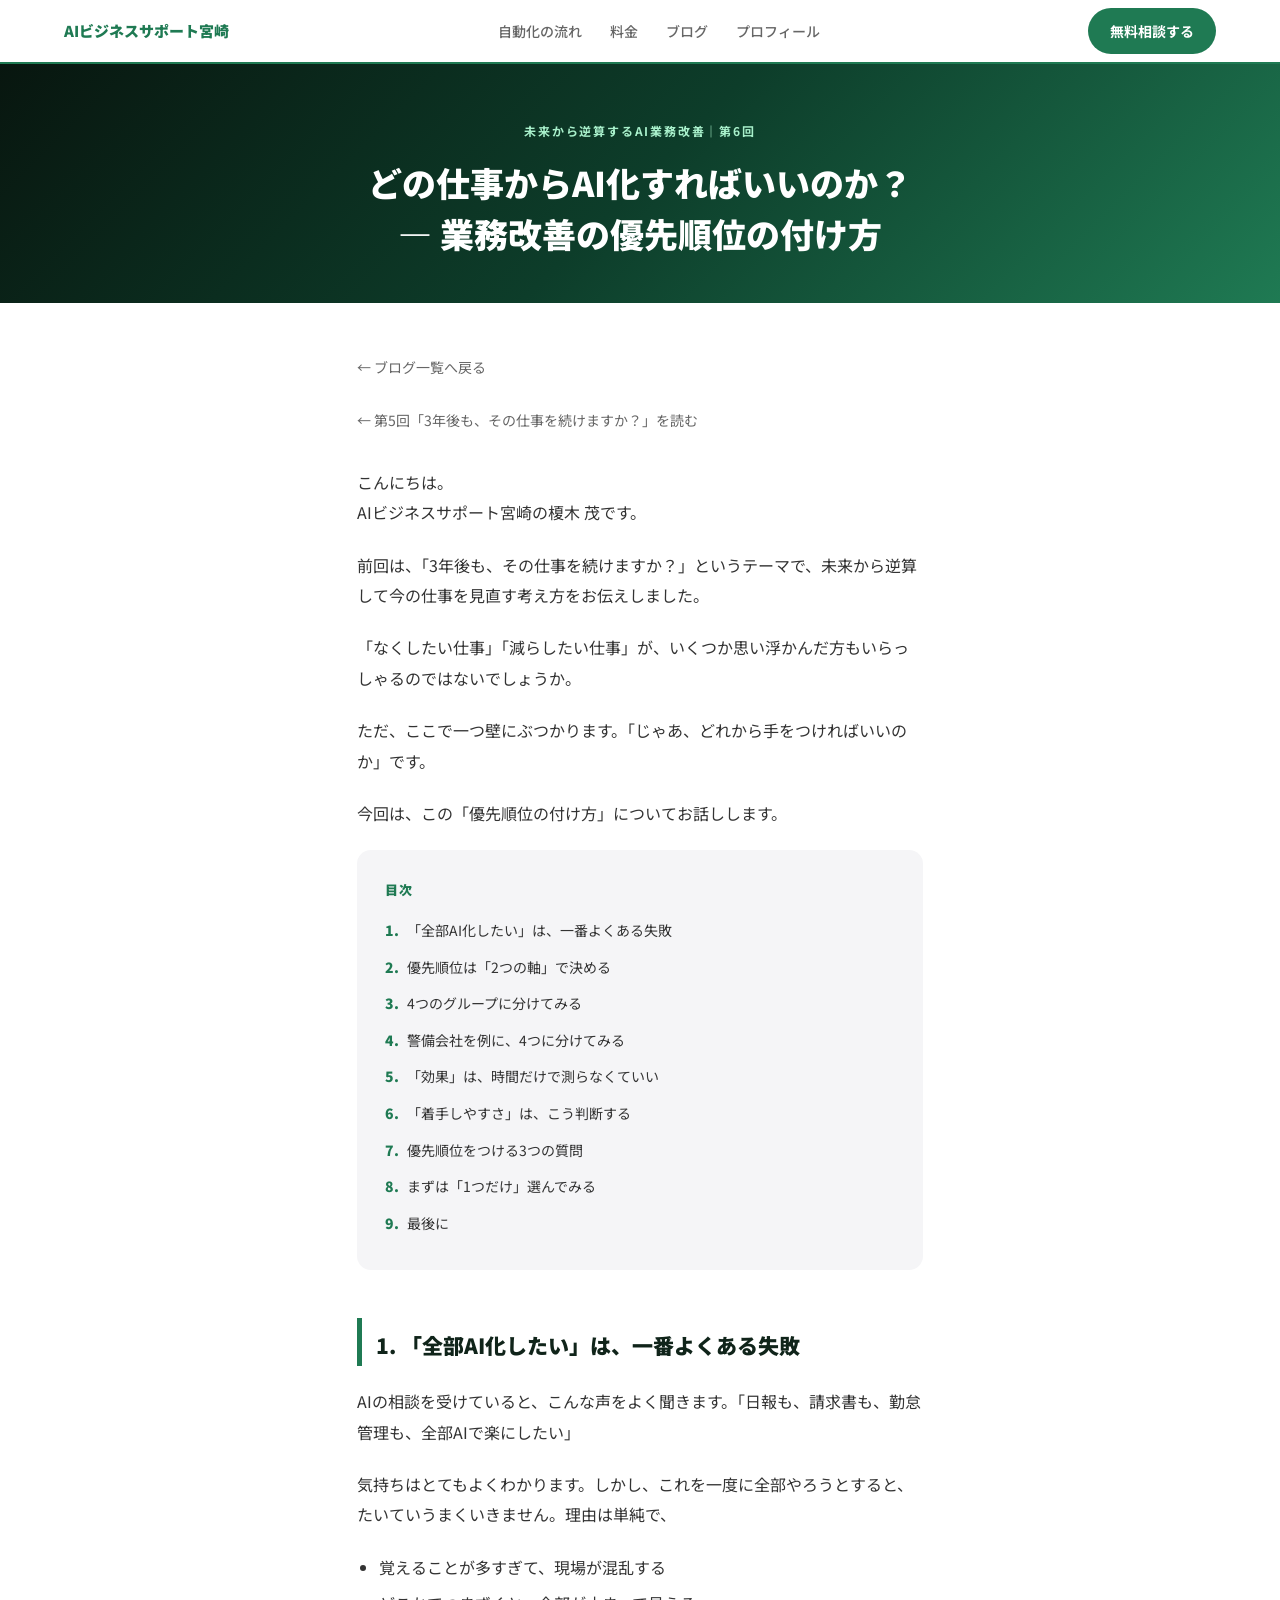
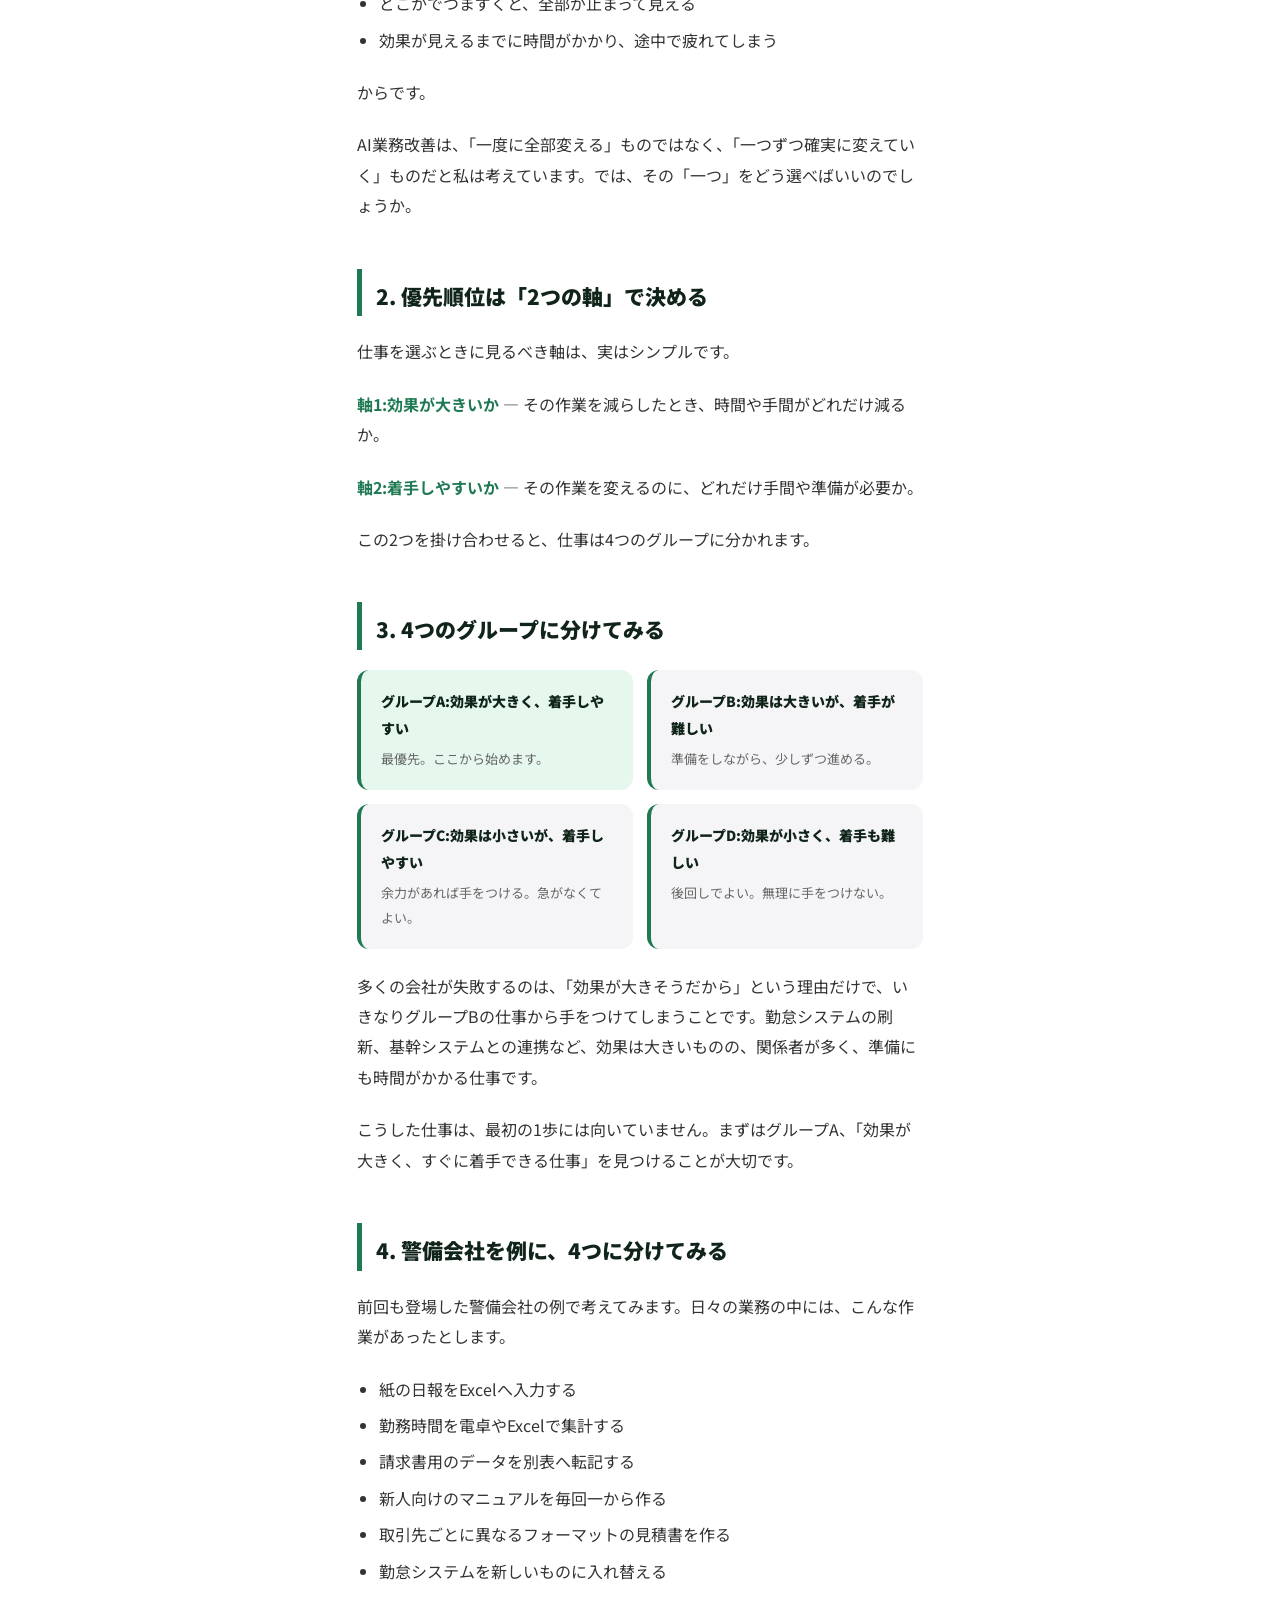
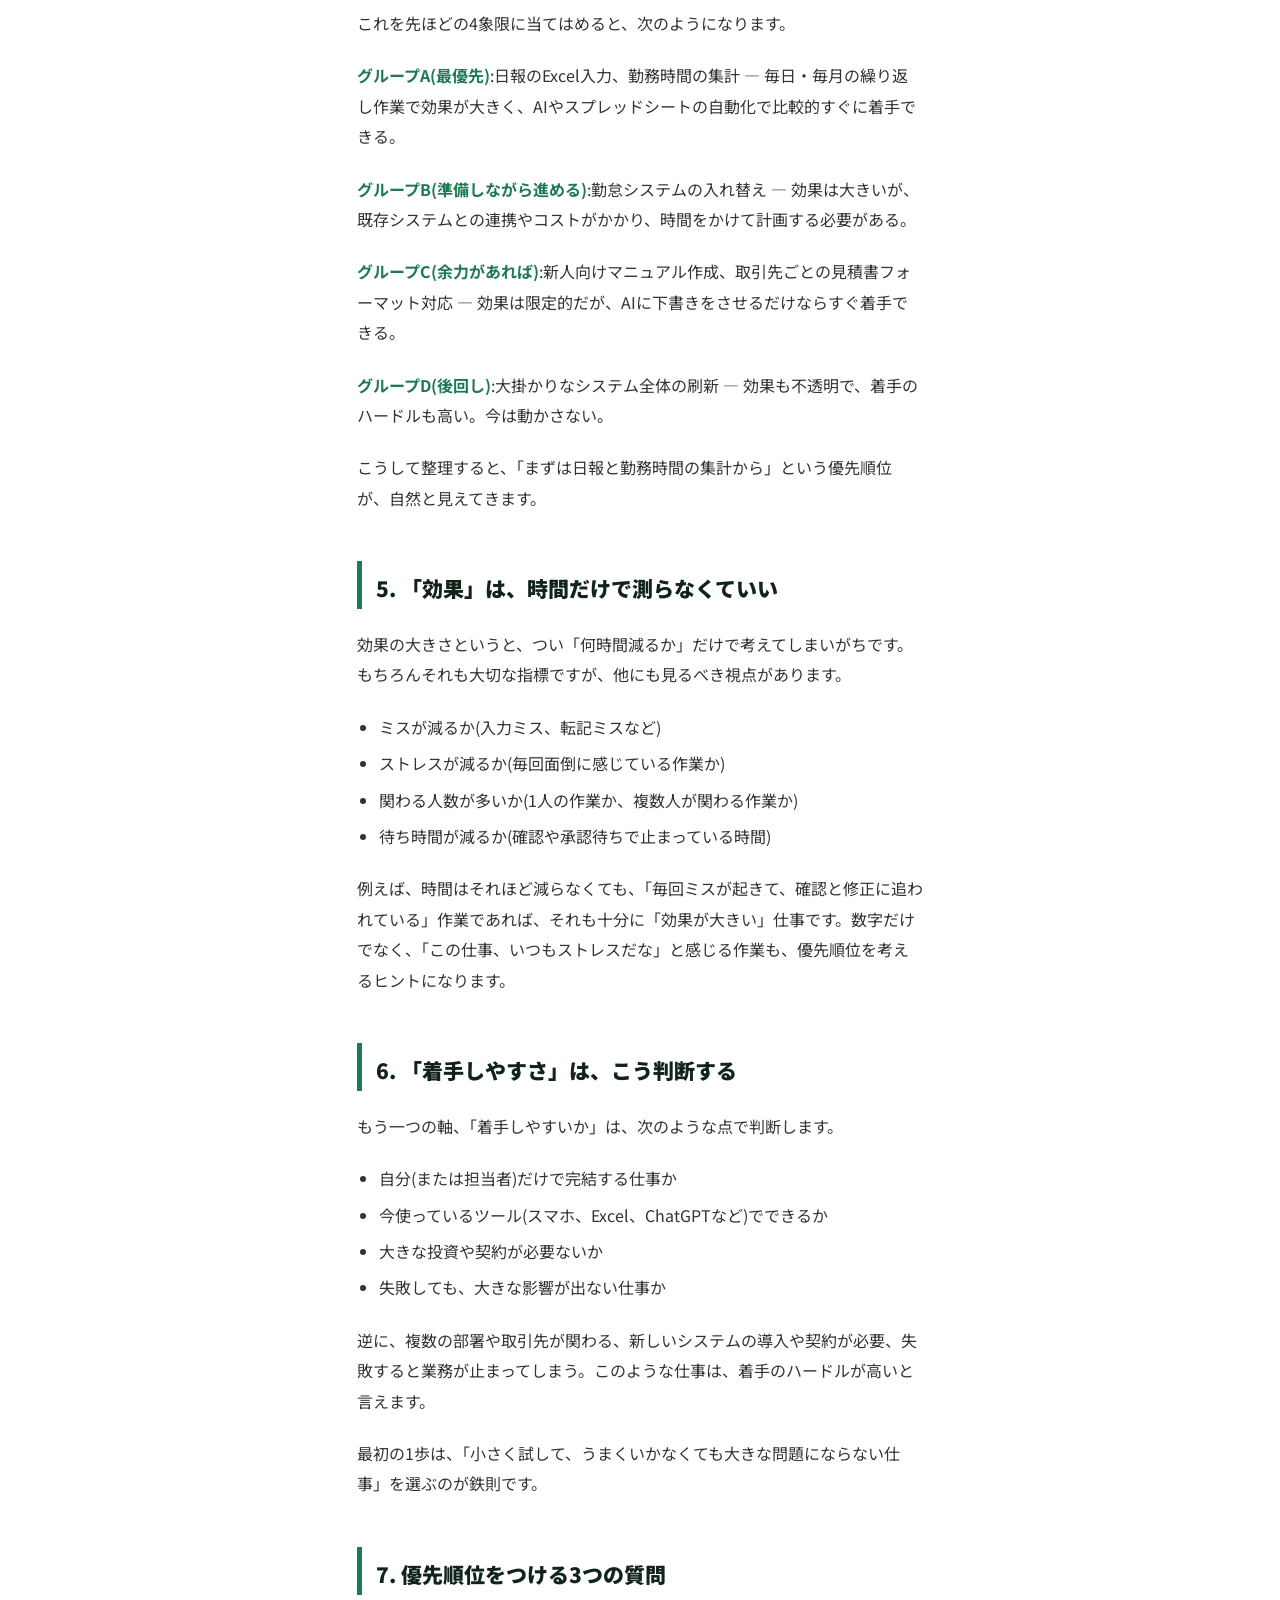
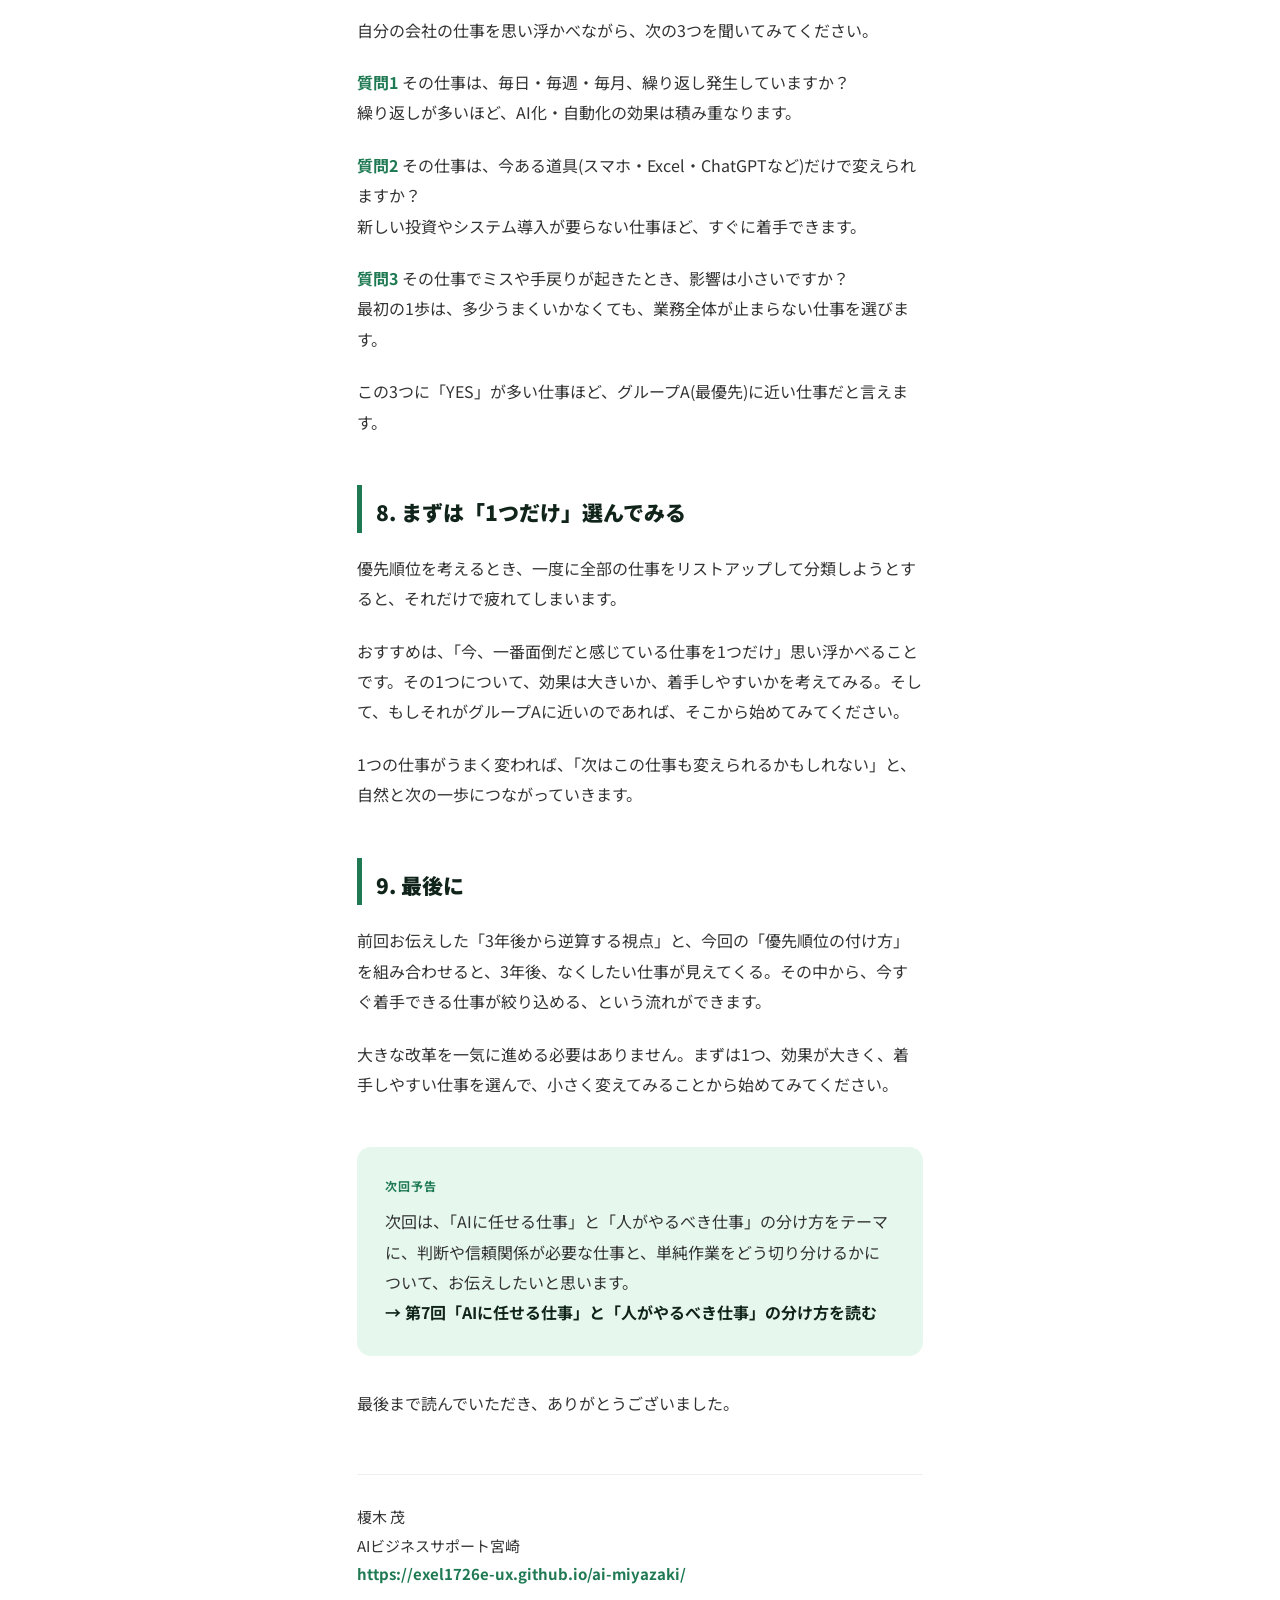
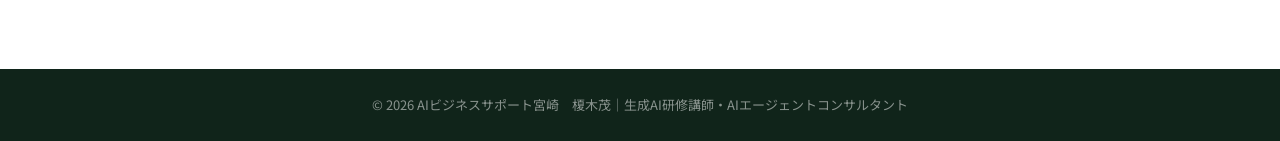
<file: blog/post-06.html>
<!DOCTYPE html>
<html lang="ja">
<head>
  <meta charset="UTF-8">
  <meta name="viewport" content="width=device-width, initial-scale=1.0">
  <title>どの仕事からAI化すればいいのか？｜AIビジネスサポート宮崎</title>
  <meta name="description" content="未来から逆算するAI業務改善 第6回。業務改善の優先順位の付け方を、4象限と3つの質問でお伝えします。">
  <link rel="preconnect" href="https://fonts.googleapis.com">
  <link href="https://fonts.googleapis.com/css2?family=Noto+Sans+JP:wght@400;500;700;900&display=swap" rel="stylesheet">
  <style>
    :root {
      --brand: #1f7a53; --brand2: #2d9d6f; --light: #e6f7ee;
      --dark: #10241a; --gray: #f5f5f7; --text: #333; --text2: #666;
    }
    * { margin: 0; padding: 0; box-sizing: border-box; }
    body { font-family: 'Noto Sans JP', sans-serif; color: var(--text); line-height: 1.9; background: #fff; }

    nav {
      position: sticky; top: 0; z-index: 100;
      background: rgba(255,255,255,0.95); backdrop-filter: blur(10px);
      border-bottom: 2px solid var(--brand);
      padding: 0 5%; display: flex; align-items: center; justify-content: space-between; height: 64px;
    }
    .nav-logo { font-weight: 900; font-size: 15px; color: var(--brand); text-decoration: none; }
    .nav-links { display: flex; gap: 28px; }
    .nav-links a { text-decoration: none; color: var(--text2); font-size: 14px; font-weight: 500; }
    .nav-links a:hover { color: var(--brand); }
    .nav-cta { background: var(--brand); color: #fff; padding: 10px 22px; border-radius: 999px; text-decoration: none; font-size: 14px; font-weight: 700; }
    @media (max-width: 640px) { .nav-links { display: none; } }

    .article-hero { background: linear-gradient(135deg, #08160f 0%, #0d3d2a 50%, #1f7a53 100%); color: #fff; padding: 56px 5% 44px; text-align: center; }
    .article-hero .series-label { font-size: 12px; font-weight: 700; letter-spacing: .15em; color: #a8f0cb; margin-bottom: 14px; }
    .article-hero h1 { font-size: clamp(22px, 4.5vw, 34px); font-weight: 900; line-height: 1.5; max-width: 760px; margin: 0 auto; }

    .article-wrap { max-width: 720px; margin: 0 auto; padding: 48px 6% 80px; }
    .article-wrap p { margin-bottom: 22px; font-size: 16px; }
    .article-wrap h2 { font-size: 21px; font-weight: 900; color: var(--dark); margin: 48px 0 20px; padding-top: 8px; scroll-margin-top: 80px; border-left: 5px solid var(--brand); padding-left: 14px; }
    .article-wrap strong { color: var(--brand); }
    .article-wrap ul, .article-wrap ol { margin: 0 0 22px 22px; }
    .article-wrap li { margin-bottom: 6px; }

    .toc { background: var(--gray); border-radius: 14px; padding: 28px 28px 24px; margin-bottom: 8px; }
    .toc-title { font-size: 13px; font-weight: 900; color: var(--brand); letter-spacing: .1em; margin-bottom: 14px; }
    .toc ol { list-style: none; margin: 0; counter-reset: toc; }
    .toc li { counter-increment: toc; margin-bottom: 10px; font-size: 14px; }
    .toc li a { color: var(--text); text-decoration: none; }
    .toc li a::before { content: counter(toc) "."; color: var(--brand); font-weight: 900; margin-right: 8px; }
    .toc li a:hover { color: var(--brand); text-decoration: underline; }

    .group-grid { display: grid; grid-template-columns: 1fr 1fr; gap: 14px; margin-bottom: 22px; }
    .group-card { background: var(--gray); border-radius: 12px; padding: 18px 20px; border-left: 4px solid var(--brand); }
    .group-card.gA { border-color: var(--brand); background: var(--light); }
    .group-card h4 { font-size: 14px; font-weight: 900; color: var(--dark); margin-bottom: 6px; }
    .group-card p { font-size: 13px; color: var(--text2); margin-bottom: 0; }
    @media (max-width: 560px) { .group-grid { grid-template-columns: 1fr; } }

    .next-box { background: var(--light); border-radius: 14px; padding: 28px; margin-top: 48px; }
    .next-box .label { font-size: 12px; font-weight: 700; color: var(--brand); letter-spacing: .1em; margin-bottom: 8px; }
    .next-box a { color: var(--dark); font-weight: 700; font-size: 16px; text-decoration: none; }
    .next-box a:hover { text-decoration: underline; }

    .prev-box { margin-bottom: 32px; }
    .prev-box a { font-size: 14px; color: var(--text2); text-decoration: none; }
    .prev-box a:hover { color: var(--brand); }

    .signature { margin-top: 56px; padding-top: 28px; border-top: 1px solid #eee; font-size: 15px; }
    .signature a { color: var(--brand); font-weight: 700; text-decoration: none; }
    .signature a:hover { text-decoration: underline; }

    .back-link { display: inline-block; margin-bottom: 24px; font-size: 14px; color: var(--text2); text-decoration: none; }
    .back-link:hover { color: var(--brand); }

    footer { background: var(--dark); color: rgba(255,255,255,.5); text-align: center; padding: 24px 5%; font-size: 13px; }
  </style>
</head>
<body>

<nav>
  <a href="../index.html" class="nav-logo">AIビジネスサポート宮崎</a>
  <div class="nav-links">
    <a href="../index.html#solution">自動化の流れ</a>
    <a href="../index.html#pricing">料金</a>
    <a href="index.html">ブログ</a>
    <a href="../index.html#profile">プロフィール</a>
  </div>
  <a href="../index.html#cta" class="nav-cta">無料相談する</a>
</nav>

<section class="article-hero">
  <div class="series-label">未来から逆算するAI業務改善｜第6回</div>
  <h1>どの仕事からAI化すればいいのか？<br>― 業務改善の優先順位の付け方</h1>
</section>

<div class="article-wrap">
  <a href="index.html" class="back-link">← ブログ一覧へ戻る</a>

  <div class="prev-box">
    <a href="post-05.html">← 第5回「3年後も、その仕事を続けますか？」を読む</a>
  </div>

  <p>こんにちは。<br>AIビジネスサポート宮崎の榎木 茂です。</p>

  <p>前回は、「3年後も、その仕事を続けますか？」というテーマで、未来から逆算して今の仕事を見直す考え方をお伝えしました。</p>
  <p>「なくしたい仕事」「減らしたい仕事」が、いくつか思い浮かんだ方もいらっしゃるのではないでしょうか。</p>
  <p>ただ、ここで一つ壁にぶつかります。「じゃあ、どれから手をつければいいのか」です。</p>
  <p>今回は、この「優先順位の付け方」についてお話しします。</p>

  <div class="toc">
    <div class="toc-title">目次</div>
    <ol>
      <li><a href="#s1">「全部AI化したい」は、一番よくある失敗</a></li>
      <li><a href="#s2">優先順位は「2つの軸」で決める</a></li>
      <li><a href="#s3">4つのグループに分けてみる</a></li>
      <li><a href="#s4">警備会社を例に、4つに分けてみる</a></li>
      <li><a href="#s5">「効果」は、時間だけで測らなくていい</a></li>
      <li><a href="#s6">「着手しやすさ」は、こう判断する</a></li>
      <li><a href="#s7">優先順位をつける3つの質問</a></li>
      <li><a href="#s8">まずは「1つだけ」選んでみる</a></li>
      <li><a href="#s9">最後に</a></li>
    </ol>
  </div>

  <h2 id="s1">1. 「全部AI化したい」は、一番よくある失敗</h2>
  <p>AIの相談を受けていると、こんな声をよく聞きます。「日報も、請求書も、勤怠管理も、全部AIで楽にしたい」</p>
  <p>気持ちはとてもよくわかります。しかし、これを一度に全部やろうとすると、たいていうまくいきません。理由は単純で、</p>
  <ul>
    <li>覚えることが多すぎて、現場が混乱する</li>
    <li>どこかでつまずくと、全部が止まって見える</li>
    <li>効果が見えるまでに時間がかかり、途中で疲れてしまう</li>
  </ul>
  <p>からです。</p>
  <p>AI業務改善は、「一度に全部変える」ものではなく、「一つずつ確実に変えていく」ものだと私は考えています。では、その「一つ」をどう選べばいいのでしょうか。</p>

  <h2 id="s2">2. 優先順位は「2つの軸」で決める</h2>
  <p>仕事を選ぶときに見るべき軸は、実はシンプルです。</p>
  <p><strong>軸1:効果が大きいか</strong> ― その作業を減らしたとき、時間や手間がどれだけ減るか。</p>
  <p><strong>軸2:着手しやすいか</strong> ― その作業を変えるのに、どれだけ手間や準備が必要か。</p>
  <p>この2つを掛け合わせると、仕事は4つのグループに分かれます。</p>

  <h2 id="s3">3. 4つのグループに分けてみる</h2>
  <div class="group-grid">
    <div class="group-card gA"><h4>グループA:効果が大きく、着手しやすい</h4><p>最優先。ここから始めます。</p></div>
    <div class="group-card"><h4>グループB:効果は大きいが、着手が難しい</h4><p>準備をしながら、少しずつ進める。</p></div>
    <div class="group-card"><h4>グループC:効果は小さいが、着手しやすい</h4><p>余力があれば手をつける。急がなくてよい。</p></div>
    <div class="group-card"><h4>グループD:効果が小さく、着手も難しい</h4><p>後回しでよい。無理に手をつけない。</p></div>
  </div>
  <p>多くの会社が失敗するのは、「効果が大きそうだから」という理由だけで、いきなりグループBの仕事から手をつけてしまうことです。勤怠システムの刷新、基幹システムとの連携など、効果は大きいものの、関係者が多く、準備にも時間がかかる仕事です。</p>
  <p>こうした仕事は、最初の1歩には向いていません。まずはグループA、「効果が大きく、すぐに着手できる仕事」を見つけることが大切です。</p>

  <h2 id="s4">4. 警備会社を例に、4つに分けてみる</h2>
  <p>前回も登場した警備会社の例で考えてみます。日々の業務の中には、こんな作業があったとします。</p>
  <ul>
    <li>紙の日報をExcelへ入力する</li>
    <li>勤務時間を電卓やExcelで集計する</li>
    <li>請求書用のデータを別表へ転記する</li>
    <li>新人向けのマニュアルを毎回一から作る</li>
    <li>取引先ごとに異なるフォーマットの見積書を作る</li>
    <li>勤怠システムを新しいものに入れ替える</li>
  </ul>
  <p>これを先ほどの4象限に当てはめると、次のようになります。</p>
  <p><strong>グループA(最優先)</strong>:日報のExcel入力、勤務時間の集計 ― 毎日・毎月の繰り返し作業で効果が大きく、AIやスプレッドシートの自動化で比較的すぐに着手できる。</p>
  <p><strong>グループB(準備しながら進める)</strong>:勤怠システムの入れ替え ― 効果は大きいが、既存システムとの連携やコストがかかり、時間をかけて計画する必要がある。</p>
  <p><strong>グループC(余力があれば)</strong>:新人向けマニュアル作成、取引先ごとの見積書フォーマット対応 ― 効果は限定的だが、AIに下書きをさせるだけならすぐ着手できる。</p>
  <p><strong>グループD(後回し)</strong>:大掛かりなシステム全体の刷新 ― 効果も不透明で、着手のハードルも高い。今は動かさない。</p>
  <p>こうして整理すると、「まずは日報と勤務時間の集計から」という優先順位が、自然と見えてきます。</p>

  <h2 id="s5">5. 「効果」は、時間だけで測らなくていい</h2>
  <p>効果の大きさというと、つい「何時間減るか」だけで考えてしまいがちです。もちろんそれも大切な指標ですが、他にも見るべき視点があります。</p>
  <ul>
    <li>ミスが減るか(入力ミス、転記ミスなど)</li>
    <li>ストレスが減るか(毎回面倒に感じている作業か)</li>
    <li>関わる人数が多いか(1人の作業か、複数人が関わる作業か)</li>
    <li>待ち時間が減るか(確認や承認待ちで止まっている時間)</li>
  </ul>
  <p>例えば、時間はそれほど減らなくても、「毎回ミスが起きて、確認と修正に追われている」作業であれば、それも十分に「効果が大きい」仕事です。数字だけでなく、「この仕事、いつもストレスだな」と感じる作業も、優先順位を考えるヒントになります。</p>

  <h2 id="s6">6. 「着手しやすさ」は、こう判断する</h2>
  <p>もう一つの軸、「着手しやすいか」は、次のような点で判断します。</p>
  <ul>
    <li>自分(または担当者)だけで完結する仕事か</li>
    <li>今使っているツール(スマホ、Excel、ChatGPTなど)でできるか</li>
    <li>大きな投資や契約が必要ないか</li>
    <li>失敗しても、大きな影響が出ない仕事か</li>
  </ul>
  <p>逆に、複数の部署や取引先が関わる、新しいシステムの導入や契約が必要、失敗すると業務が止まってしまう。このような仕事は、着手のハードルが高いと言えます。</p>
  <p>最初の1歩は、「小さく試して、うまくいかなくても大きな問題にならない仕事」を選ぶのが鉄則です。</p>

  <h2 id="s7">7. 優先順位をつける3つの質問</h2>
  <p>自分の会社の仕事を思い浮かべながら、次の3つを聞いてみてください。</p>
  <p><strong>質問1</strong> その仕事は、毎日・毎週・毎月、繰り返し発生していますか？<br>繰り返しが多いほど、AI化・自動化の効果は積み重なります。</p>
  <p><strong>質問2</strong> その仕事は、今ある道具(スマホ・Excel・ChatGPTなど)だけで変えられますか？<br>新しい投資やシステム導入が要らない仕事ほど、すぐに着手できます。</p>
  <p><strong>質問3</strong> その仕事でミスや手戻りが起きたとき、影響は小さいですか？<br>最初の1歩は、多少うまくいかなくても、業務全体が止まらない仕事を選びます。</p>
  <p>この3つに「YES」が多い仕事ほど、グループA(最優先)に近い仕事だと言えます。</p>

  <h2 id="s8">8. まずは「1つだけ」選んでみる</h2>
  <p>優先順位を考えるとき、一度に全部の仕事をリストアップして分類しようとすると、それだけで疲れてしまいます。</p>
  <p>おすすめは、「今、一番面倒だと感じている仕事を1つだけ」思い浮かべることです。その1つについて、効果は大きいか、着手しやすいかを考えてみる。そして、もしそれがグループAに近いのであれば、そこから始めてみてください。</p>
  <p>1つの仕事がうまく変われば、「次はこの仕事も変えられるかもしれない」と、自然と次の一歩につながっていきます。</p>

  <h2 id="s9">9. 最後に</h2>
  <p>前回お伝えした「3年後から逆算する視点」と、今回の「優先順位の付け方」を組み合わせると、3年後、なくしたい仕事が見えてくる。その中から、今すぐ着手できる仕事が絞り込める、という流れができます。</p>
  <p>大きな改革を一気に進める必要はありません。まずは1つ、効果が大きく、着手しやすい仕事を選んで、小さく変えてみることから始めてみてください。</p>

  <div class="next-box">
    <div class="label">次回予告</div>
    <p style="margin-bottom:0;">次回は、「AIに任せる仕事」と「人がやるべき仕事」の分け方をテーマに、判断や信頼関係が必要な仕事と、単純作業をどう切り分けるかについて、お伝えしたいと思います。</p>
    <a href="post-07.html">→ 第7回「AIに任せる仕事」と「人がやるべき仕事」の分け方を読む</a>
  </div>

  <p style="margin-top:32px;">最後まで読んでいただき、ありがとうございました。</p>

  <div class="signature">
    榎木 茂<br>
    AIビジネスサポート宮崎<br>
    <a href="https://exel1726e-ux.github.io/ai-miyazaki/">https://exel1726e-ux.github.io/ai-miyazaki/</a>
  </div>
</div>

<footer>
  <p>© 2026 AIビジネスサポート宮崎　榎木茂｜生成AI研修講師・AIエージェントコンサルタント</p>
</footer>

</body>
</html>
</file>
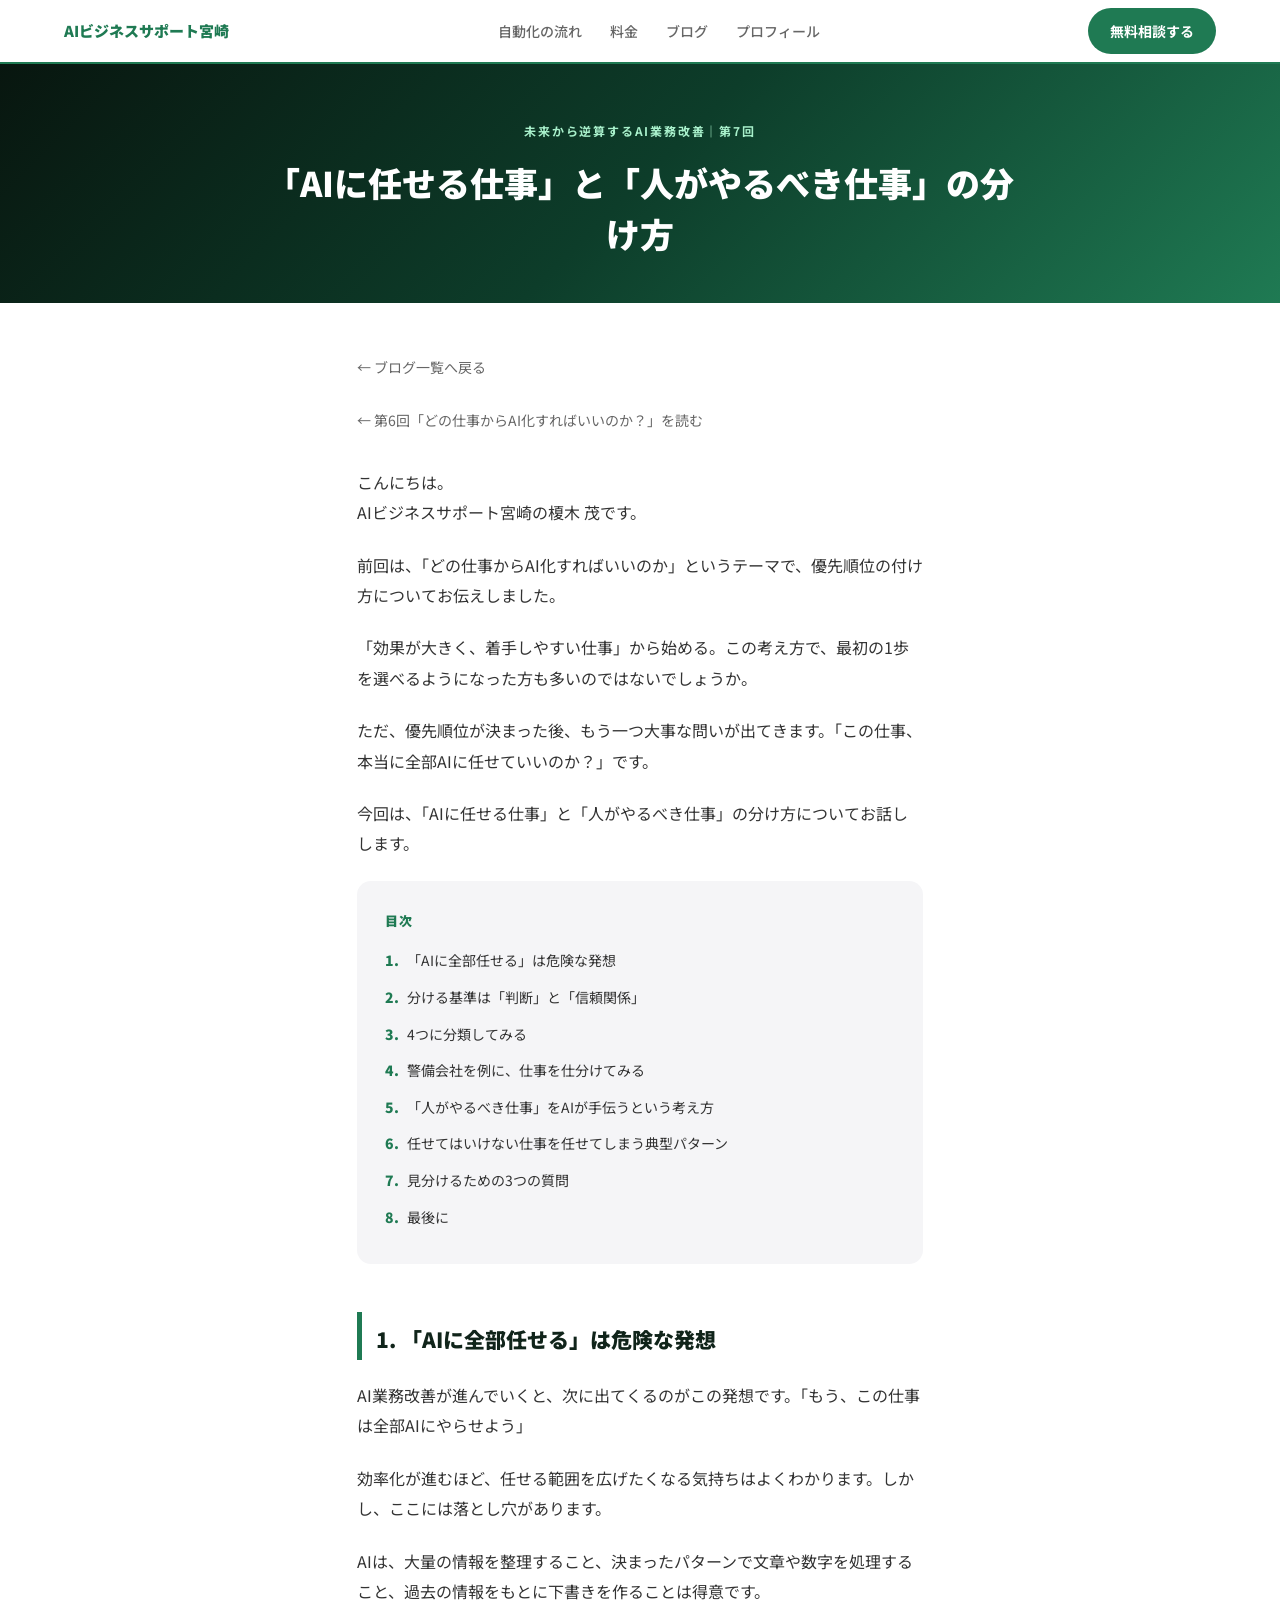
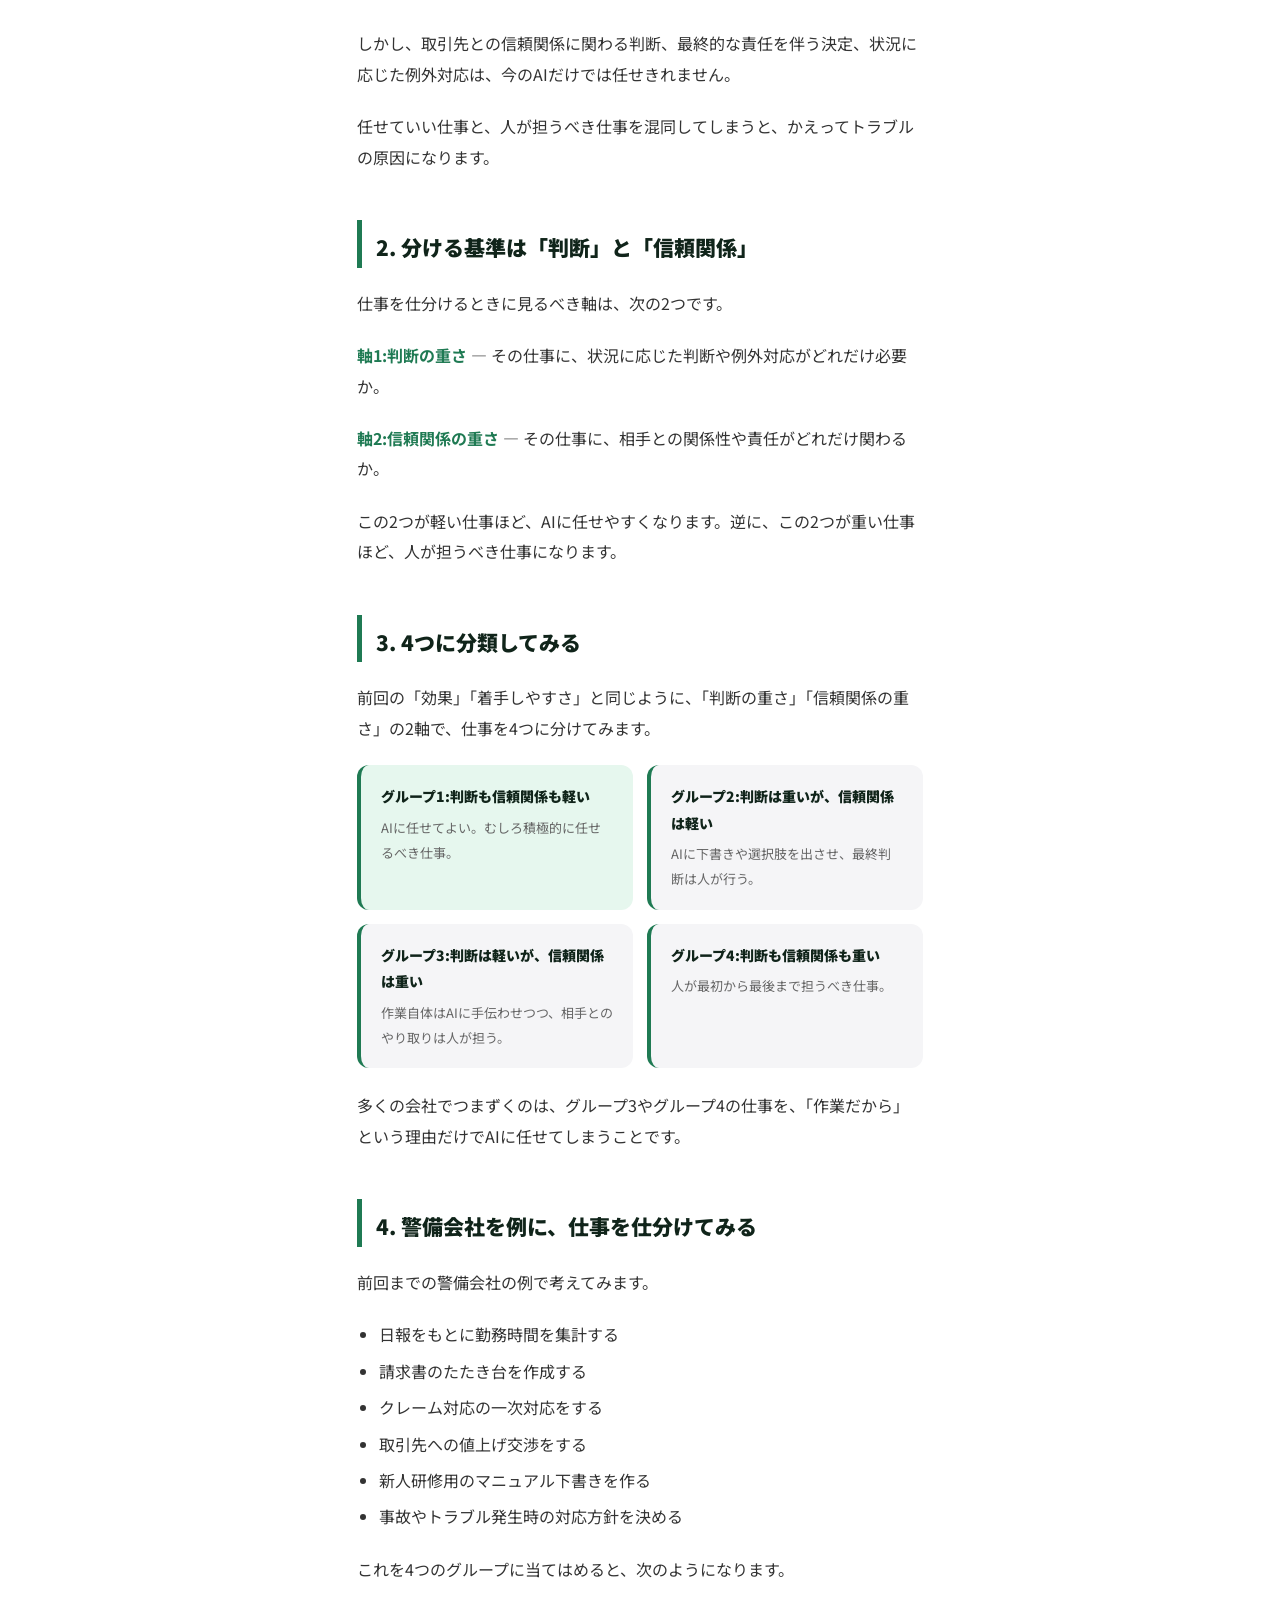
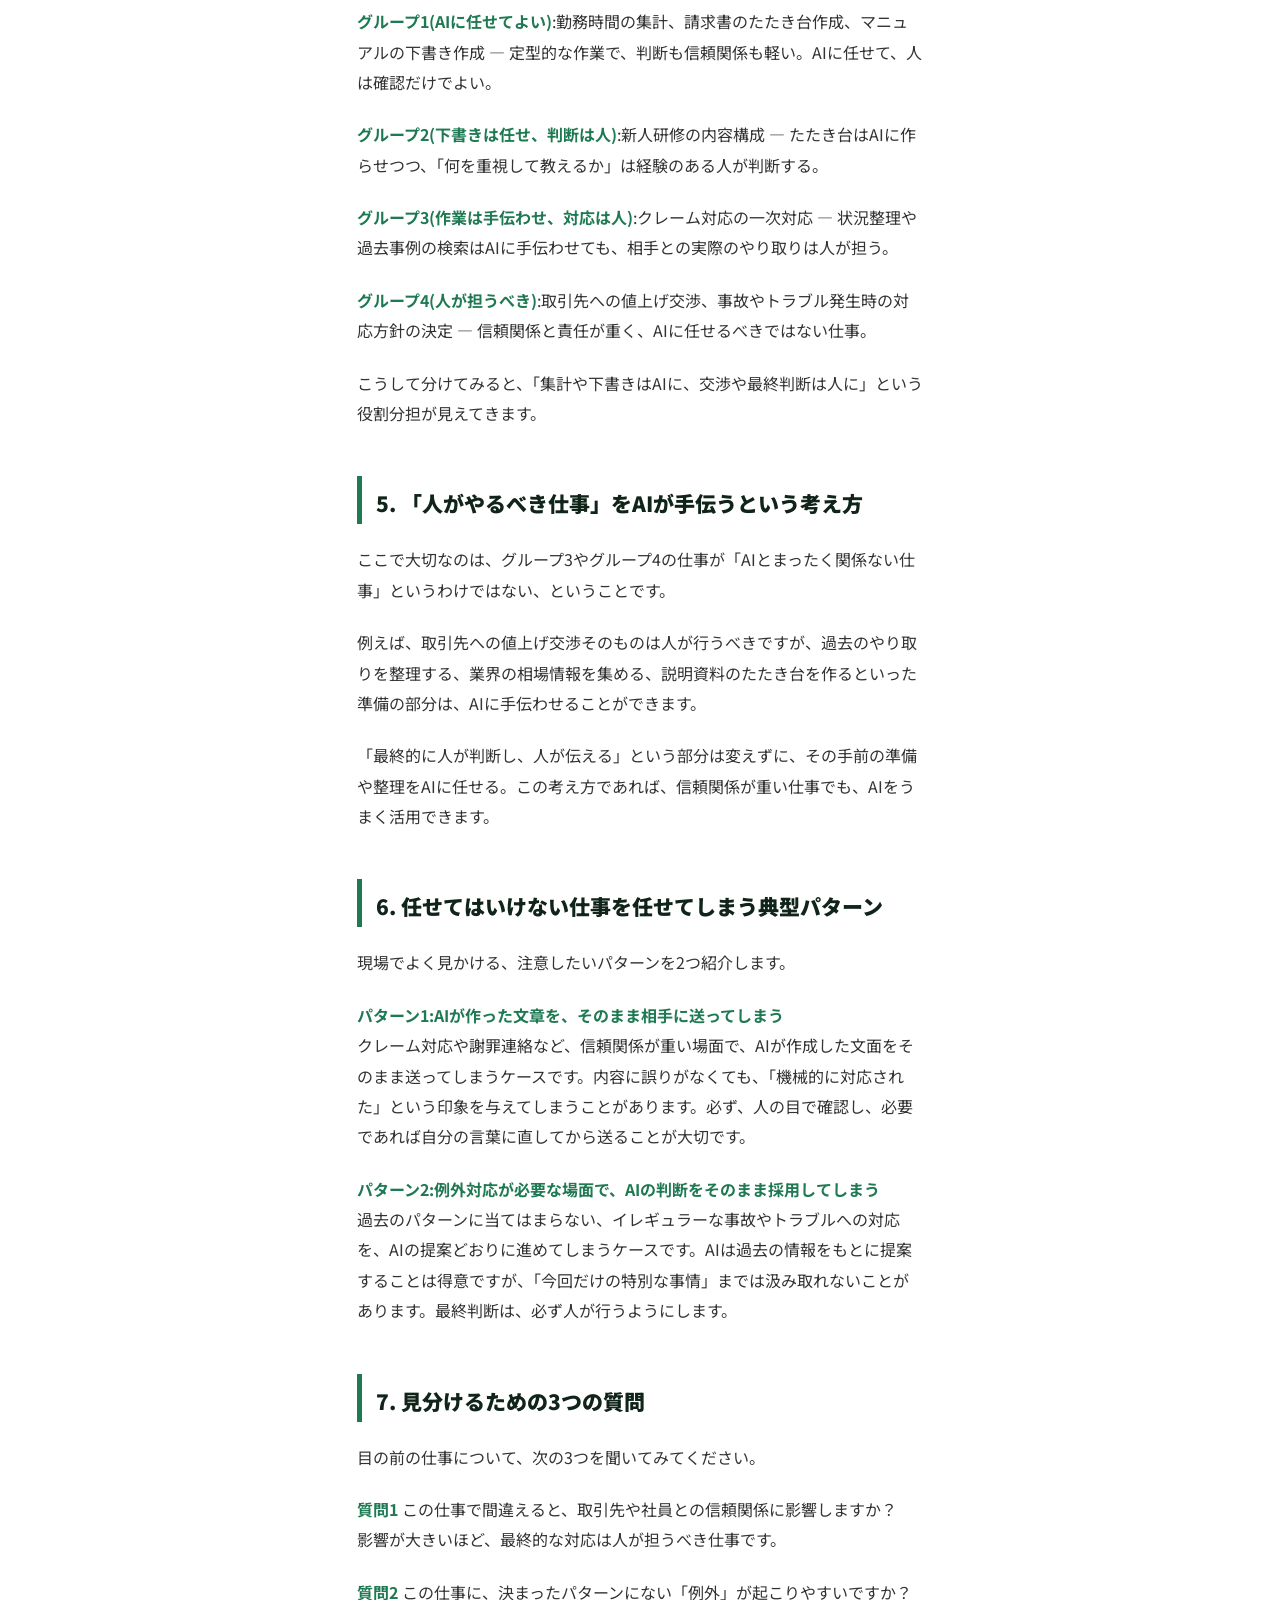
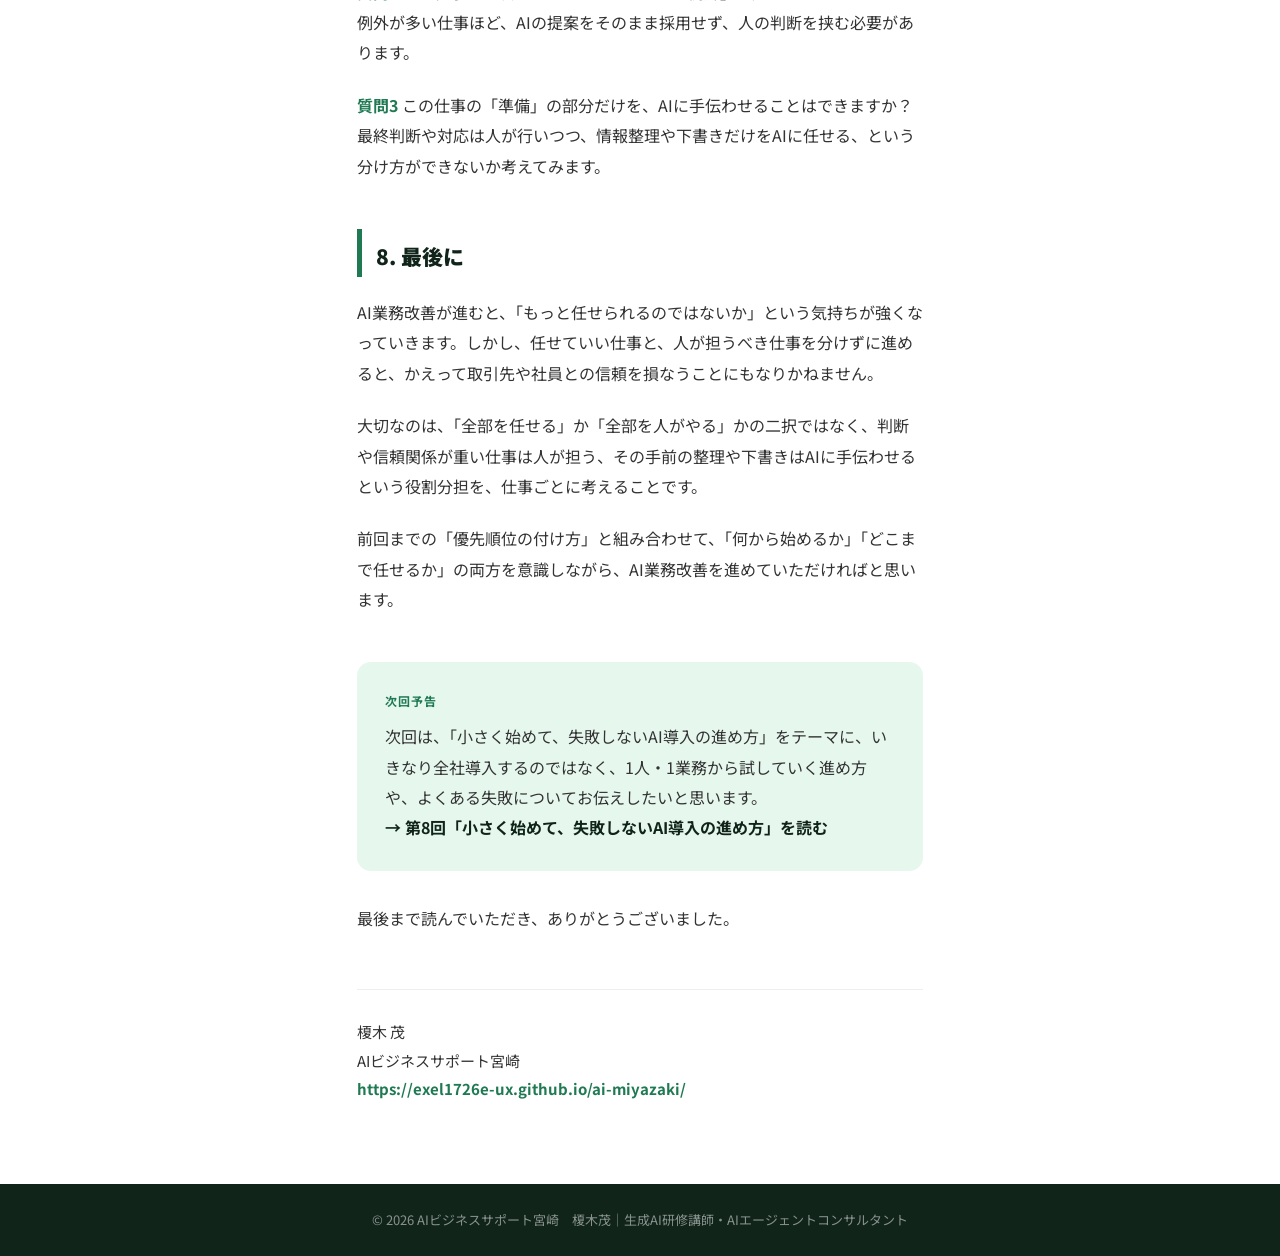
<file: blog/post-07.html>
<!DOCTYPE html>
<html lang="ja">
<head>
  <meta charset="UTF-8">
  <meta name="viewport" content="width=device-width, initial-scale=1.0">
  <title>「AIに任せる仕事」と「人がやるべき仕事」の分け方｜AIビジネスサポート宮崎</title>
  <meta name="description" content="未来から逆算するAI業務改善 第7回。判断・信頼関係が必要な仕事と、単純作業をどう切り分けるかをお伝えします。">
  <link rel="preconnect" href="https://fonts.googleapis.com">
  <link href="https://fonts.googleapis.com/css2?family=Noto+Sans+JP:wght@400;500;700;900&display=swap" rel="stylesheet">
  <style>
    :root {
      --brand: #1f7a53; --brand2: #2d9d6f; --light: #e6f7ee;
      --dark: #10241a; --gray: #f5f5f7; --text: #333; --text2: #666;
    }
    * { margin: 0; padding: 0; box-sizing: border-box; }
    body { font-family: 'Noto Sans JP', sans-serif; color: var(--text); line-height: 1.9; background: #fff; }

    nav {
      position: sticky; top: 0; z-index: 100;
      background: rgba(255,255,255,0.95); backdrop-filter: blur(10px);
      border-bottom: 2px solid var(--brand);
      padding: 0 5%; display: flex; align-items: center; justify-content: space-between; height: 64px;
    }
    .nav-logo { font-weight: 900; font-size: 15px; color: var(--brand); text-decoration: none; }
    .nav-links { display: flex; gap: 28px; }
    .nav-links a { text-decoration: none; color: var(--text2); font-size: 14px; font-weight: 500; }
    .nav-links a:hover { color: var(--brand); }
    .nav-cta { background: var(--brand); color: #fff; padding: 10px 22px; border-radius: 999px; text-decoration: none; font-size: 14px; font-weight: 700; }
    @media (max-width: 640px) { .nav-links { display: none; } }

    .article-hero { background: linear-gradient(135deg, #08160f 0%, #0d3d2a 50%, #1f7a53 100%); color: #fff; padding: 56px 5% 44px; text-align: center; }
    .article-hero .series-label { font-size: 12px; font-weight: 700; letter-spacing: .15em; color: #a8f0cb; margin-bottom: 14px; }
    .article-hero h1 { font-size: clamp(22px, 4.5vw, 34px); font-weight: 900; line-height: 1.5; max-width: 760px; margin: 0 auto; }

    .article-wrap { max-width: 720px; margin: 0 auto; padding: 48px 6% 80px; }
    .article-wrap p { margin-bottom: 22px; font-size: 16px; }
    .article-wrap h2 { font-size: 21px; font-weight: 900; color: var(--dark); margin: 48px 0 20px; padding-top: 8px; scroll-margin-top: 80px; border-left: 5px solid var(--brand); padding-left: 14px; }
    .article-wrap strong { color: var(--brand); }
    .article-wrap ul, .article-wrap ol { margin: 0 0 22px 22px; }
    .article-wrap li { margin-bottom: 6px; }

    .toc { background: var(--gray); border-radius: 14px; padding: 28px 28px 24px; margin-bottom: 8px; }
    .toc-title { font-size: 13px; font-weight: 900; color: var(--brand); letter-spacing: .1em; margin-bottom: 14px; }
    .toc ol { list-style: none; margin: 0; counter-reset: toc; }
    .toc li { counter-increment: toc; margin-bottom: 10px; font-size: 14px; }
    .toc li a { color: var(--text); text-decoration: none; }
    .toc li a::before { content: counter(toc) "."; color: var(--brand); font-weight: 900; margin-right: 8px; }
    .toc li a:hover { color: var(--brand); text-decoration: underline; }

    .group-grid { display: grid; grid-template-columns: 1fr 1fr; gap: 14px; margin-bottom: 22px; }
    .group-card { background: var(--gray); border-radius: 12px; padding: 18px 20px; border-left: 4px solid var(--brand); }
    .group-card.g1 { border-color: var(--brand); background: var(--light); }
    .group-card h4 { font-size: 14px; font-weight: 900; color: var(--dark); margin-bottom: 6px; }
    .group-card p { font-size: 13px; color: var(--text2); margin-bottom: 0; }
    @media (max-width: 560px) { .group-grid { grid-template-columns: 1fr; } }

    .next-box { background: var(--light); border-radius: 14px; padding: 28px; margin-top: 48px; }
    .next-box .label { font-size: 12px; font-weight: 700; color: var(--brand); letter-spacing: .1em; margin-bottom: 8px; }
    .next-box a { color: var(--dark); font-weight: 700; font-size: 16px; text-decoration: none; }
    .next-box a:hover { text-decoration: underline; }

    .prev-box { margin-bottom: 32px; }
    .prev-box a { font-size: 14px; color: var(--text2); text-decoration: none; }
    .prev-box a:hover { color: var(--brand); }

    .signature { margin-top: 56px; padding-top: 28px; border-top: 1px solid #eee; font-size: 15px; }
    .signature a { color: var(--brand); font-weight: 700; text-decoration: none; }
    .signature a:hover { text-decoration: underline; }

    .back-link { display: inline-block; margin-bottom: 24px; font-size: 14px; color: var(--text2); text-decoration: none; }
    .back-link:hover { color: var(--brand); }

    footer { background: var(--dark); color: rgba(255,255,255,.5); text-align: center; padding: 24px 5%; font-size: 13px; }
  </style>
</head>
<body>

<nav>
  <a href="../index.html" class="nav-logo">AIビジネスサポート宮崎</a>
  <div class="nav-links">
    <a href="../index.html#solution">自動化の流れ</a>
    <a href="../index.html#pricing">料金</a>
    <a href="index.html">ブログ</a>
    <a href="../index.html#profile">プロフィール</a>
  </div>
  <a href="../index.html#cta" class="nav-cta">無料相談する</a>
</nav>

<section class="article-hero">
  <div class="series-label">未来から逆算するAI業務改善｜第7回</div>
  <h1>「AIに任せる仕事」と「人がやるべき仕事」の分け方</h1>
</section>

<div class="article-wrap">
  <a href="index.html" class="back-link">← ブログ一覧へ戻る</a>

  <div class="prev-box">
    <a href="post-06.html">← 第6回「どの仕事からAI化すればいいのか？」を読む</a>
  </div>

  <p>こんにちは。<br>AIビジネスサポート宮崎の榎木 茂です。</p>

  <p>前回は、「どの仕事からAI化すればいいのか」というテーマで、優先順位の付け方についてお伝えしました。</p>
  <p>「効果が大きく、着手しやすい仕事」から始める。この考え方で、最初の1歩を選べるようになった方も多いのではないでしょうか。</p>
  <p>ただ、優先順位が決まった後、もう一つ大事な問いが出てきます。「この仕事、本当に全部AIに任せていいのか？」です。</p>
  <p>今回は、「AIに任せる仕事」と「人がやるべき仕事」の分け方についてお話しします。</p>

  <div class="toc">
    <div class="toc-title">目次</div>
    <ol>
      <li><a href="#s1">「AIに全部任せる」は危険な発想</a></li>
      <li><a href="#s2">分ける基準は「判断」と「信頼関係」</a></li>
      <li><a href="#s3">4つに分類してみる</a></li>
      <li><a href="#s4">警備会社を例に、仕事を仕分けてみる</a></li>
      <li><a href="#s5">「人がやるべき仕事」をAIが手伝うという考え方</a></li>
      <li><a href="#s6">任せてはいけない仕事を任せてしまう典型パターン</a></li>
      <li><a href="#s7">見分けるための3つの質問</a></li>
      <li><a href="#s8">最後に</a></li>
    </ol>
  </div>

  <h2 id="s1">1. 「AIに全部任せる」は危険な発想</h2>
  <p>AI業務改善が進んでいくと、次に出てくるのがこの発想です。「もう、この仕事は全部AIにやらせよう」</p>
  <p>効率化が進むほど、任せる範囲を広げたくなる気持ちはよくわかります。しかし、ここには落とし穴があります。</p>
  <p>AIは、大量の情報を整理すること、決まったパターンで文章や数字を処理すること、過去の情報をもとに下書きを作ることは得意です。</p>
  <p>しかし、取引先との信頼関係に関わる判断、最終的な責任を伴う決定、状況に応じた例外対応は、今のAIだけでは任せきれません。</p>
  <p>任せていい仕事と、人が担うべき仕事を混同してしまうと、かえってトラブルの原因になります。</p>

  <h2 id="s2">2. 分ける基準は「判断」と「信頼関係」</h2>
  <p>仕事を仕分けるときに見るべき軸は、次の2つです。</p>
  <p><strong>軸1:判断の重さ</strong> ― その仕事に、状況に応じた判断や例外対応がどれだけ必要か。</p>
  <p><strong>軸2:信頼関係の重さ</strong> ― その仕事に、相手との関係性や責任がどれだけ関わるか。</p>
  <p>この2つが軽い仕事ほど、AIに任せやすくなります。逆に、この2つが重い仕事ほど、人が担うべき仕事になります。</p>

  <h2 id="s3">3. 4つに分類してみる</h2>
  <p>前回の「効果」「着手しやすさ」と同じように、「判断の重さ」「信頼関係の重さ」の2軸で、仕事を4つに分けてみます。</p>
  <div class="group-grid">
    <div class="group-card g1"><h4>グループ1:判断も信頼関係も軽い</h4><p>AIに任せてよい。むしろ積極的に任せるべき仕事。</p></div>
    <div class="group-card"><h4>グループ2:判断は重いが、信頼関係は軽い</h4><p>AIに下書きや選択肢を出させ、最終判断は人が行う。</p></div>
    <div class="group-card"><h4>グループ3:判断は軽いが、信頼関係は重い</h4><p>作業自体はAIに手伝わせつつ、相手とのやり取りは人が担う。</p></div>
    <div class="group-card"><h4>グループ4:判断も信頼関係も重い</h4><p>人が最初から最後まで担うべき仕事。</p></div>
  </div>
  <p>多くの会社でつまずくのは、グループ3やグループ4の仕事を、「作業だから」という理由だけでAIに任せてしまうことです。</p>

  <h2 id="s4">4. 警備会社を例に、仕事を仕分けてみる</h2>
  <p>前回までの警備会社の例で考えてみます。</p>
  <ul>
    <li>日報をもとに勤務時間を集計する</li>
    <li>請求書のたたき台を作成する</li>
    <li>クレーム対応の一次対応をする</li>
    <li>取引先への値上げ交渉をする</li>
    <li>新人研修用のマニュアル下書きを作る</li>
    <li>事故やトラブル発生時の対応方針を決める</li>
  </ul>
  <p>これを4つのグループに当てはめると、次のようになります。</p>
  <p><strong>グループ1(AIに任せてよい)</strong>:勤務時間の集計、請求書のたたき台作成、マニュアルの下書き作成 ― 定型的な作業で、判断も信頼関係も軽い。AIに任せて、人は確認だけでよい。</p>
  <p><strong>グループ2(下書きは任せ、判断は人)</strong>:新人研修の内容構成 ― たたき台はAIに作らせつつ、「何を重視して教えるか」は経験のある人が判断する。</p>
  <p><strong>グループ3(作業は手伝わせ、対応は人)</strong>:クレーム対応の一次対応 ― 状況整理や過去事例の検索はAIに手伝わせても、相手との実際のやり取りは人が担う。</p>
  <p><strong>グループ4(人が担うべき)</strong>:取引先への値上げ交渉、事故やトラブル発生時の対応方針の決定 ― 信頼関係と責任が重く、AIに任せるべきではない仕事。</p>
  <p>こうして分けてみると、「集計や下書きはAIに、交渉や最終判断は人に」という役割分担が見えてきます。</p>

  <h2 id="s5">5. 「人がやるべき仕事」をAIが手伝うという考え方</h2>
  <p>ここで大切なのは、グループ3やグループ4の仕事が「AIとまったく関係ない仕事」というわけではない、ということです。</p>
  <p>例えば、取引先への値上げ交渉そのものは人が行うべきですが、過去のやり取りを整理する、業界の相場情報を集める、説明資料のたたき台を作るといった準備の部分は、AIに手伝わせることができます。</p>
  <p>「最終的に人が判断し、人が伝える」という部分は変えずに、その手前の準備や整理をAIに任せる。この考え方であれば、信頼関係が重い仕事でも、AIをうまく活用できます。</p>

  <h2 id="s6">6. 任せてはいけない仕事を任せてしまう典型パターン</h2>
  <p>現場でよく見かける、注意したいパターンを2つ紹介します。</p>
  <p><strong>パターン1:AIが作った文章を、そのまま相手に送ってしまう</strong><br>クレーム対応や謝罪連絡など、信頼関係が重い場面で、AIが作成した文面をそのまま送ってしまうケースです。内容に誤りがなくても、「機械的に対応された」という印象を与えてしまうことがあります。必ず、人の目で確認し、必要であれば自分の言葉に直してから送ることが大切です。</p>
  <p><strong>パターン2:例外対応が必要な場面で、AIの判断をそのまま採用してしまう</strong><br>過去のパターンに当てはまらない、イレギュラーな事故やトラブルへの対応を、AIの提案どおりに進めてしまうケースです。AIは過去の情報をもとに提案することは得意ですが、「今回だけの特別な事情」までは汲み取れないことがあります。最終判断は、必ず人が行うようにします。</p>

  <h2 id="s7">7. 見分けるための3つの質問</h2>
  <p>目の前の仕事について、次の3つを聞いてみてください。</p>
  <p><strong>質問1</strong> この仕事で間違えると、取引先や社員との信頼関係に影響しますか？<br>影響が大きいほど、最終的な対応は人が担うべき仕事です。</p>
  <p><strong>質問2</strong> この仕事に、決まったパターンにない「例外」が起こりやすいですか？<br>例外が多い仕事ほど、AIの提案をそのまま採用せず、人の判断を挟む必要があります。</p>
  <p><strong>質問3</strong> この仕事の「準備」の部分だけを、AIに手伝わせることはできますか？<br>最終判断や対応は人が行いつつ、情報整理や下書きだけをAIに任せる、という分け方ができないか考えてみます。</p>

  <h2 id="s8">8. 最後に</h2>
  <p>AI業務改善が進むと、「もっと任せられるのではないか」という気持ちが強くなっていきます。しかし、任せていい仕事と、人が担うべき仕事を分けずに進めると、かえって取引先や社員との信頼を損なうことにもなりかねません。</p>
  <p>大切なのは、「全部を任せる」か「全部を人がやる」かの二択ではなく、判断や信頼関係が重い仕事は人が担う、その手前の整理や下書きはAIに手伝わせるという役割分担を、仕事ごとに考えることです。</p>
  <p>前回までの「優先順位の付け方」と組み合わせて、「何から始めるか」「どこまで任せるか」の両方を意識しながら、AI業務改善を進めていただければと思います。</p>

  <div class="next-box">
    <div class="label">次回予告</div>
    <p style="margin-bottom:0;">次回は、「小さく始めて、失敗しないAI導入の進め方」をテーマに、いきなり全社導入するのではなく、1人・1業務から試していく進め方や、よくある失敗についてお伝えしたいと思います。</p>
    <a href="post-08.html">→ 第8回「小さく始めて、失敗しないAI導入の進め方」を読む</a>
  </div>

  <p style="margin-top:32px;">最後まで読んでいただき、ありがとうございました。</p>

  <div class="signature">
    榎木 茂<br>
    AIビジネスサポート宮崎<br>
    <a href="https://exel1726e-ux.github.io/ai-miyazaki/">https://exel1726e-ux.github.io/ai-miyazaki/</a>
  </div>
</div>

<footer>
  <p>© 2026 AIビジネスサポート宮崎　榎木茂｜生成AI研修講師・AIエージェントコンサルタント</p>
</footer>

</body>
</html>
</file>
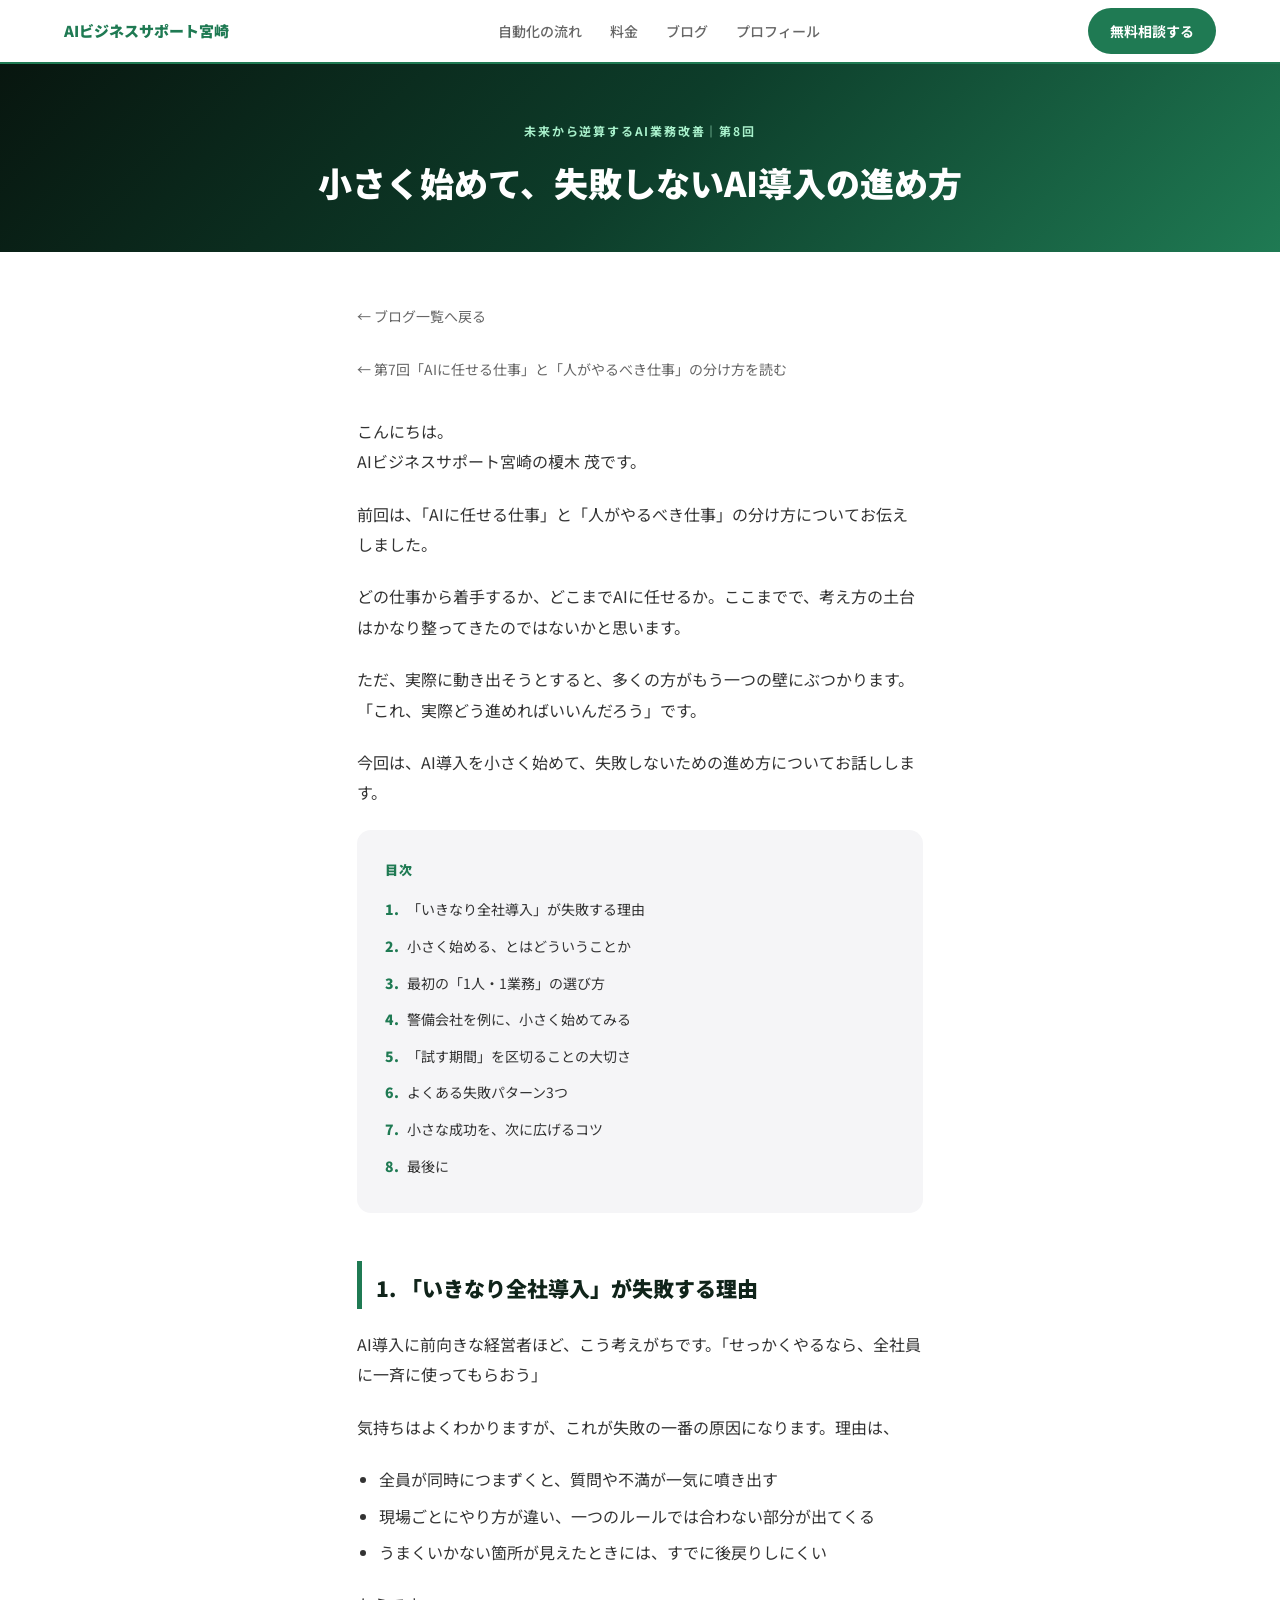
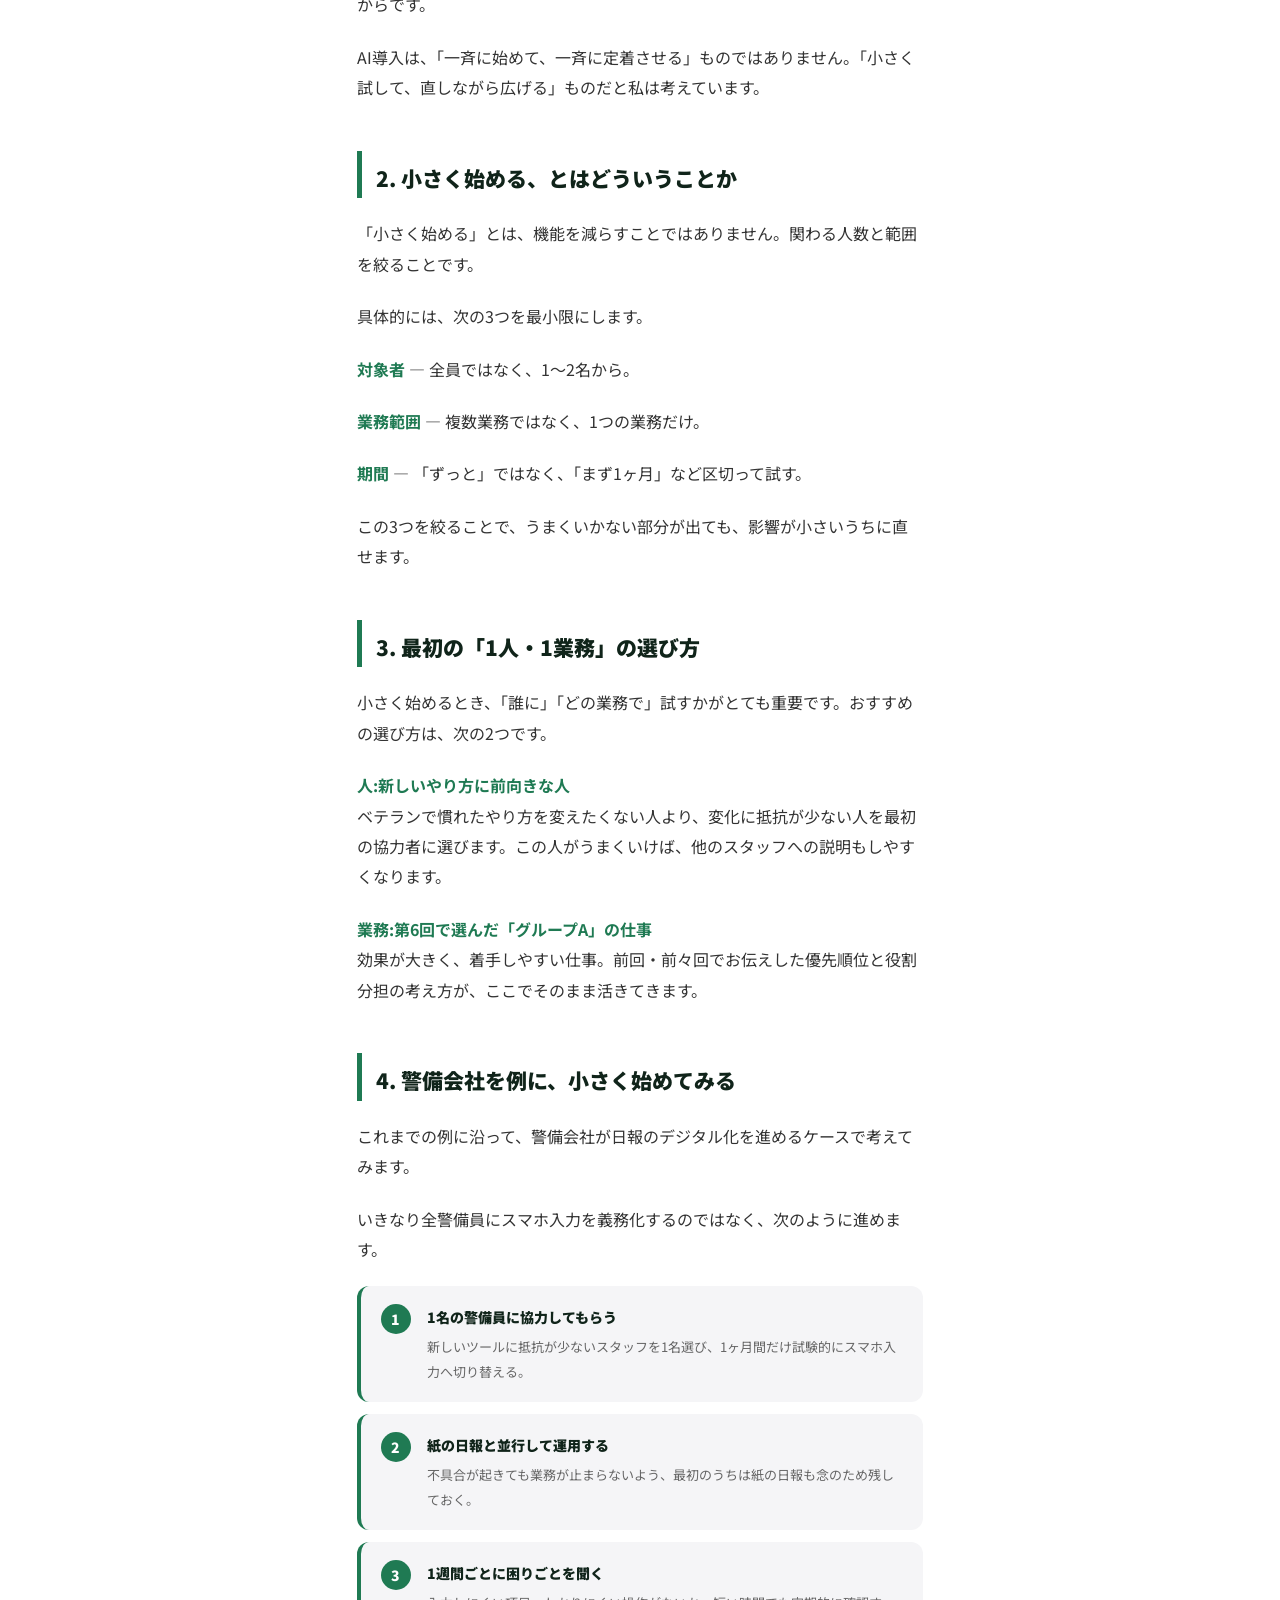
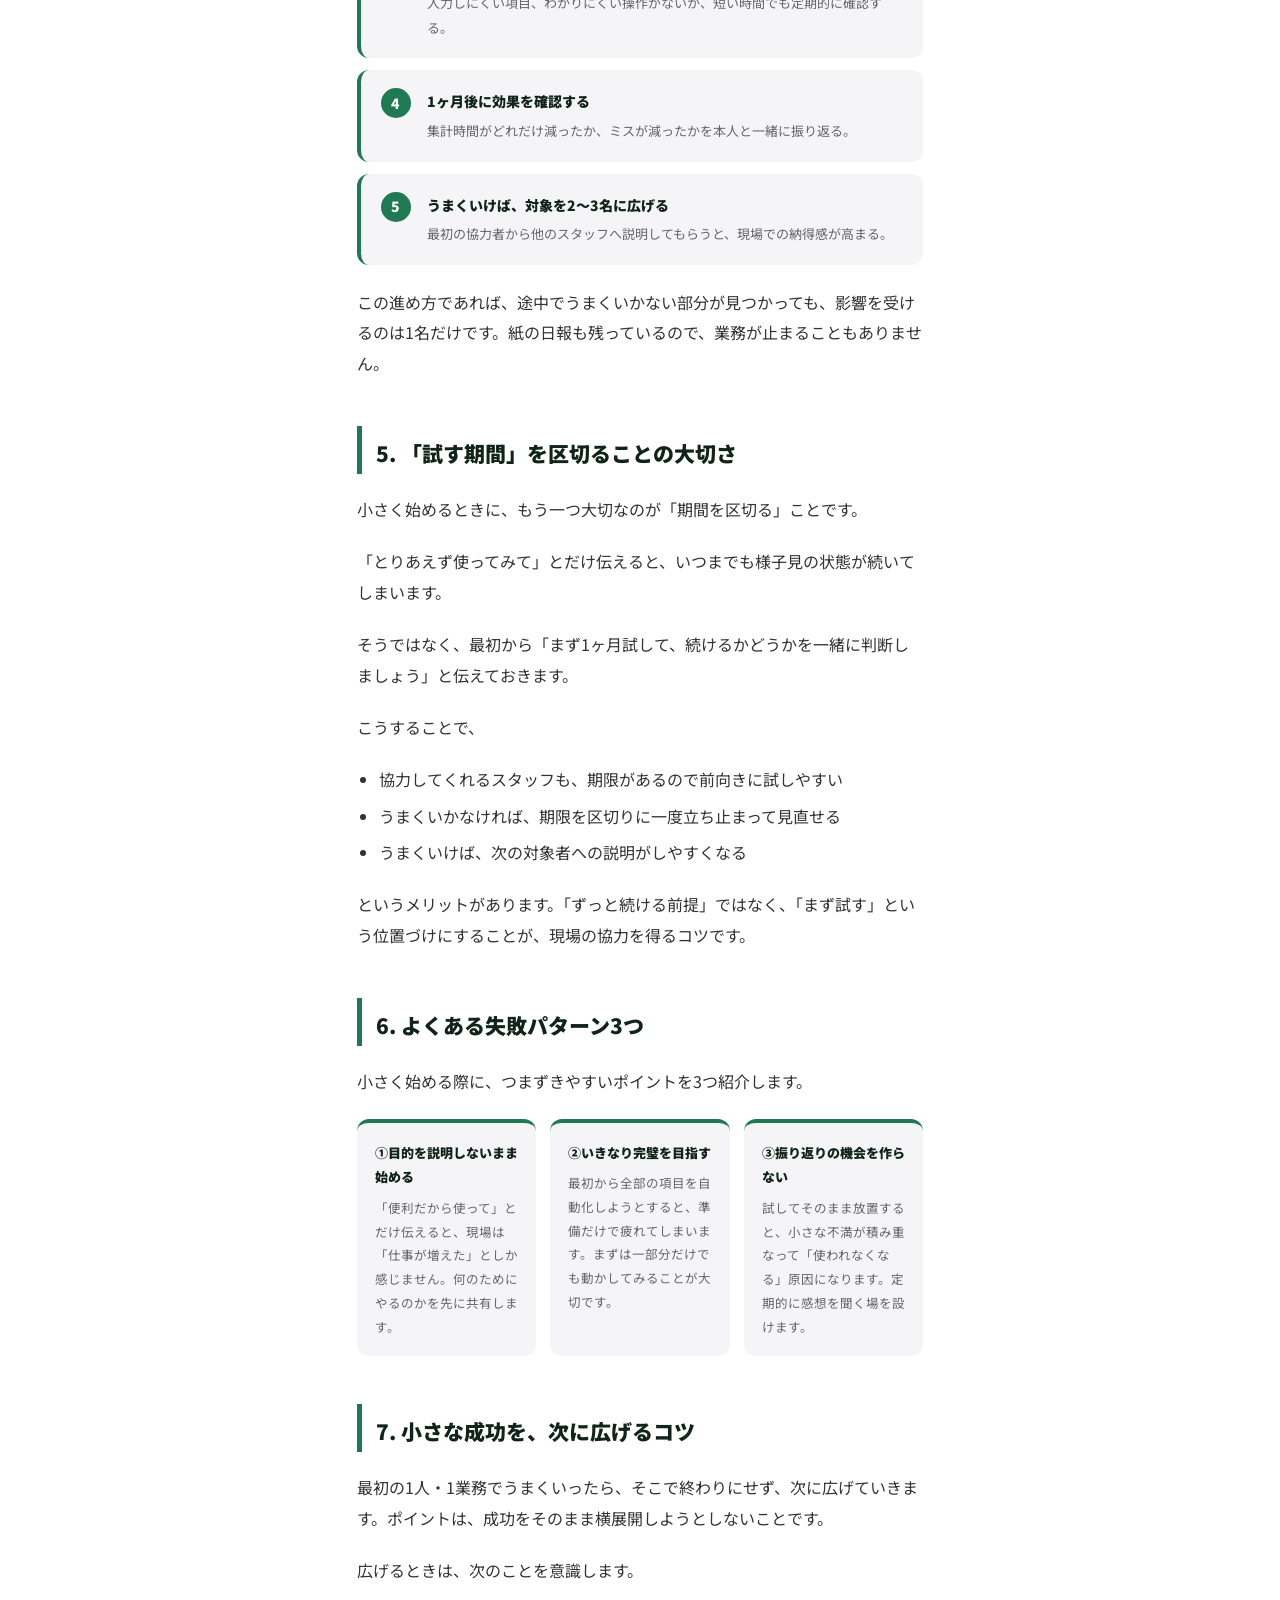
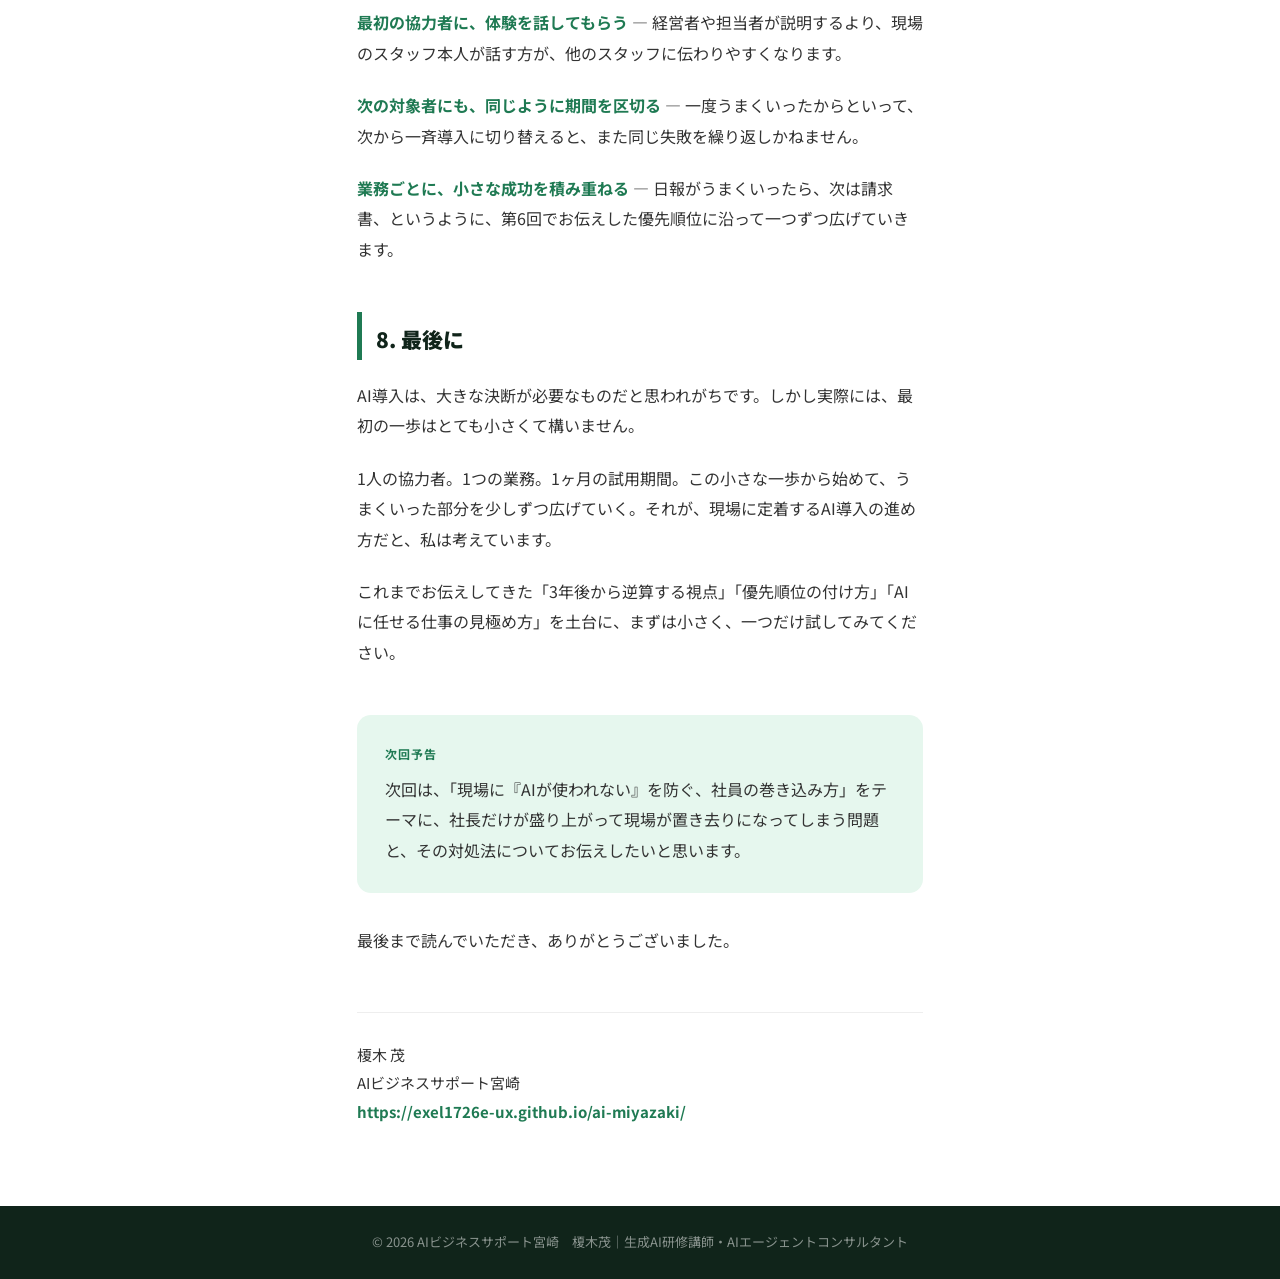
<file: blog/post-08.html>
<!DOCTYPE html>
<html lang="ja">
<head>
  <meta charset="UTF-8">
  <meta name="viewport" content="width=device-width, initial-scale=1.0">
  <title>小さく始めて、失敗しないAI導入の進め方｜AIビジネスサポート宮崎</title>
  <meta name="description" content="未来から逆算するAI業務改善 第8回。いきなり全社導入せず、1人・1業務から試すAI導入の進め方と、よくある失敗パターンをお伝えします。">
  <link rel="preconnect" href="https://fonts.googleapis.com">
  <link href="https://fonts.googleapis.com/css2?family=Noto+Sans+JP:wght@400;500;700;900&display=swap" rel="stylesheet">
  <style>
    :root {
      --brand: #1f7a53; --brand2: #2d9d6f; --light: #e6f7ee;
      --dark: #10241a; --gray: #f5f5f7; --text: #333; --text2: #666;
    }
    * { margin: 0; padding: 0; box-sizing: border-box; }
    body { font-family: 'Noto Sans JP', sans-serif; color: var(--text); line-height: 1.9; background: #fff; }

    nav {
      position: sticky; top: 0; z-index: 100;
      background: rgba(255,255,255,0.95); backdrop-filter: blur(10px);
      border-bottom: 2px solid var(--brand);
      padding: 0 5%; display: flex; align-items: center; justify-content: space-between; height: 64px;
    }
    .nav-logo { font-weight: 900; font-size: 15px; color: var(--brand); text-decoration: none; }
    .nav-links { display: flex; gap: 28px; }
    .nav-links a { text-decoration: none; color: var(--text2); font-size: 14px; font-weight: 500; }
    .nav-links a:hover { color: var(--brand); }
    .nav-cta { background: var(--brand); color: #fff; padding: 10px 22px; border-radius: 999px; text-decoration: none; font-size: 14px; font-weight: 700; }
    @media (max-width: 640px) { .nav-links { display: none; } }

    .article-hero { background: linear-gradient(135deg, #08160f 0%, #0d3d2a 50%, #1f7a53 100%); color: #fff; padding: 56px 5% 44px; text-align: center; }
    .article-hero .series-label { font-size: 12px; font-weight: 700; letter-spacing: .15em; color: #a8f0cb; margin-bottom: 14px; }
    .article-hero h1 { font-size: clamp(22px, 4.5vw, 34px); font-weight: 900; line-height: 1.5; max-width: 760px; margin: 0 auto; }

    .article-wrap { max-width: 720px; margin: 0 auto; padding: 48px 6% 80px; }
    .article-wrap p { margin-bottom: 22px; font-size: 16px; }
    .article-wrap h2 { font-size: 21px; font-weight: 900; color: var(--dark); margin: 48px 0 20px; padding-top: 8px; scroll-margin-top: 80px; border-left: 5px solid var(--brand); padding-left: 14px; }
    .article-wrap strong { color: var(--brand); }
    .article-wrap ul, .article-wrap ol { margin: 0 0 22px 22px; }
    .article-wrap li { margin-bottom: 6px; }

    .toc { background: var(--gray); border-radius: 14px; padding: 28px 28px 24px; margin-bottom: 8px; }
    .toc-title { font-size: 13px; font-weight: 900; color: var(--brand); letter-spacing: .1em; margin-bottom: 14px; }
    .toc ol { list-style: none; margin: 0; counter-reset: toc; }
    .toc li { counter-increment: toc; margin-bottom: 10px; font-size: 14px; }
    .toc li a { color: var(--text); text-decoration: none; }
    .toc li a::before { content: counter(toc) "."; color: var(--brand); font-weight: 900; margin-right: 8px; }
    .toc li a:hover { color: var(--brand); text-decoration: underline; }

    .step-list { display: flex; flex-direction: column; gap: 12px; margin-bottom: 22px; }
    .step-card { display: flex; gap: 16px; background: var(--gray); border-radius: 12px; padding: 18px 20px; border-left: 4px solid var(--brand); align-items: flex-start; }
    .step-card .num { flex-shrink: 0; width: 30px; height: 30px; border-radius: 50%; background: var(--brand); color: #fff; font-weight: 900; font-size: 14px; display: flex; align-items: center; justify-content: center; }
    .step-card h4 { font-size: 14px; font-weight: 900; color: var(--dark); margin-bottom: 4px; }
    .step-card p { font-size: 13px; color: var(--text2); margin-bottom: 0; }

    .fail-grid { display: grid; grid-template-columns: 1fr 1fr 1fr; gap: 14px; margin-bottom: 22px; }
    .fail-card { background: var(--gray); border-radius: 12px; padding: 18px 18px; border-top: 4px solid var(--brand); }
    .fail-card h4 { font-size: 13px; font-weight: 900; color: var(--dark); margin-bottom: 6px; }
    .fail-card p { font-size: 12.5px; color: var(--text2); margin-bottom: 0; }
    @media (max-width: 640px) { .fail-grid { grid-template-columns: 1fr; } }

    .next-box { background: var(--light); border-radius: 14px; padding: 28px; margin-top: 48px; }
    .next-box .label { font-size: 12px; font-weight: 700; color: var(--brand); letter-spacing: .1em; margin-bottom: 8px; }
    .next-box a { color: var(--dark); font-weight: 700; font-size: 16px; text-decoration: none; }
    .next-box a:hover { text-decoration: underline; }

    .prev-box { margin-bottom: 32px; }
    .prev-box a { font-size: 14px; color: var(--text2); text-decoration: none; }
    .prev-box a:hover { color: var(--brand); }

    .signature { margin-top: 56px; padding-top: 28px; border-top: 1px solid #eee; font-size: 15px; }
    .signature a { color: var(--brand); font-weight: 700; text-decoration: none; }
    .signature a:hover { text-decoration: underline; }

    .back-link { display: inline-block; margin-bottom: 24px; font-size: 14px; color: var(--text2); text-decoration: none; }
    .back-link:hover { color: var(--brand); }

    footer { background: var(--dark); color: rgba(255,255,255,.5); text-align: center; padding: 24px 5%; font-size: 13px; }
  </style>
</head>
<body>

<nav>
  <a href="../index.html" class="nav-logo">AIビジネスサポート宮崎</a>
  <div class="nav-links">
    <a href="../index.html#solution">自動化の流れ</a>
    <a href="../index.html#pricing">料金</a>
    <a href="index.html">ブログ</a>
    <a href="../index.html#profile">プロフィール</a>
  </div>
  <a href="../index.html#cta" class="nav-cta">無料相談する</a>
</nav>

<section class="article-hero">
  <div class="series-label">未来から逆算するAI業務改善｜第8回</div>
  <h1>小さく始めて、失敗しないAI導入の進め方</h1>
</section>

<div class="article-wrap">
  <a href="index.html" class="back-link">← ブログ一覧へ戻る</a>

  <div class="prev-box">
    <a href="post-07.html">← 第7回「AIに任せる仕事」と「人がやるべき仕事」の分け方を読む</a>
  </div>

  <p>こんにちは。<br>AIビジネスサポート宮崎の榎木 茂です。</p>

  <p>前回は、「AIに任せる仕事」と「人がやるべき仕事」の分け方についてお伝えしました。</p>
  <p>どの仕事から着手するか、どこまでAIに任せるか。ここまでで、考え方の土台はかなり整ってきたのではないかと思います。</p>
  <p>ただ、実際に動き出そうとすると、多くの方がもう一つの壁にぶつかります。「これ、実際どう進めればいいんだろう」です。</p>
  <p>今回は、AI導入を小さく始めて、失敗しないための進め方についてお話しします。</p>

  <div class="toc">
    <div class="toc-title">目次</div>
    <ol>
      <li><a href="#s1">「いきなり全社導入」が失敗する理由</a></li>
      <li><a href="#s2">小さく始める、とはどういうことか</a></li>
      <li><a href="#s3">最初の「1人・1業務」の選び方</a></li>
      <li><a href="#s4">警備会社を例に、小さく始めてみる</a></li>
      <li><a href="#s5">「試す期間」を区切ることの大切さ</a></li>
      <li><a href="#s6">よくある失敗パターン3つ</a></li>
      <li><a href="#s7">小さな成功を、次に広げるコツ</a></li>
      <li><a href="#s8">最後に</a></li>
    </ol>
  </div>

  <h2 id="s1">1. 「いきなり全社導入」が失敗する理由</h2>
  <p>AI導入に前向きな経営者ほど、こう考えがちです。「せっかくやるなら、全社員に一斉に使ってもらおう」</p>
  <p>気持ちはよくわかりますが、これが失敗の一番の原因になります。理由は、</p>
  <ul>
    <li>全員が同時につまずくと、質問や不満が一気に噴き出す</li>
    <li>現場ごとにやり方が違い、一つのルールでは合わない部分が出てくる</li>
    <li>うまくいかない箇所が見えたときには、すでに後戻りしにくい</li>
  </ul>
  <p>からです。</p>
  <p>AI導入は、「一斉に始めて、一斉に定着させる」ものではありません。「小さく試して、直しながら広げる」ものだと私は考えています。</p>

  <h2 id="s2">2. 小さく始める、とはどういうことか</h2>
  <p>「小さく始める」とは、機能を減らすことではありません。関わる人数と範囲を絞ることです。</p>
  <p>具体的には、次の3つを最小限にします。</p>
  <p><strong>対象者</strong> ― 全員ではなく、1〜2名から。</p>
  <p><strong>業務範囲</strong> ― 複数業務ではなく、1つの業務だけ。</p>
  <p><strong>期間</strong> ― 「ずっと」ではなく、「まず1ヶ月」など区切って試す。</p>
  <p>この3つを絞ることで、うまくいかない部分が出ても、影響が小さいうちに直せます。</p>

  <h2 id="s3">3. 最初の「1人・1業務」の選び方</h2>
  <p>小さく始めるとき、「誰に」「どの業務で」試すかがとても重要です。おすすめの選び方は、次の2つです。</p>
  <p><strong>人:新しいやり方に前向きな人</strong><br>ベテランで慣れたやり方を変えたくない人より、変化に抵抗が少ない人を最初の協力者に選びます。この人がうまくいけば、他のスタッフへの説明もしやすくなります。</p>
  <p><strong>業務:第6回で選んだ「グループA」の仕事</strong><br>効果が大きく、着手しやすい仕事。前回・前々回でお伝えした優先順位と役割分担の考え方が、ここでそのまま活きてきます。</p>

  <h2 id="s4">4. 警備会社を例に、小さく始めてみる</h2>
  <p>これまでの例に沿って、警備会社が日報のデジタル化を進めるケースで考えてみます。</p>
  <p>いきなり全警備員にスマホ入力を義務化するのではなく、次のように進めます。</p>
  <div class="step-list">
    <div class="step-card">
      <div class="num">1</div>
      <div>
        <h4>1名の警備員に協力してもらう</h4>
        <p>新しいツールに抵抗が少ないスタッフを1名選び、1ヶ月間だけ試験的にスマホ入力へ切り替える。</p>
      </div>
    </div>
    <div class="step-card">
      <div class="num">2</div>
      <div>
        <h4>紙の日報と並行して運用する</h4>
        <p>不具合が起きても業務が止まらないよう、最初のうちは紙の日報も念のため残しておく。</p>
      </div>
    </div>
    <div class="step-card">
      <div class="num">3</div>
      <div>
        <h4>1週間ごとに困りごとを聞く</h4>
        <p>入力しにくい項目、わかりにくい操作がないか、短い時間でも定期的に確認する。</p>
      </div>
    </div>
    <div class="step-card">
      <div class="num">4</div>
      <div>
        <h4>1ヶ月後に効果を確認する</h4>
        <p>集計時間がどれだけ減ったか、ミスが減ったかを本人と一緒に振り返る。</p>
      </div>
    </div>
    <div class="step-card">
      <div class="num">5</div>
      <div>
        <h4>うまくいけば、対象を2〜3名に広げる</h4>
        <p>最初の協力者から他のスタッフへ説明してもらうと、現場での納得感が高まる。</p>
      </div>
    </div>
  </div>
  <p>この進め方であれば、途中でうまくいかない部分が見つかっても、影響を受けるのは1名だけです。紙の日報も残っているので、業務が止まることもありません。</p>

  <h2 id="s5">5. 「試す期間」を区切ることの大切さ</h2>
  <p>小さく始めるときに、もう一つ大切なのが「期間を区切る」ことです。</p>
  <p>「とりあえず使ってみて」とだけ伝えると、いつまでも様子見の状態が続いてしまいます。</p>
  <p>そうではなく、最初から「まず1ヶ月試して、続けるかどうかを一緒に判断しましょう」と伝えておきます。</p>
  <p>こうすることで、</p>
  <ul>
    <li>協力してくれるスタッフも、期限があるので前向きに試しやすい</li>
    <li>うまくいかなければ、期限を区切りに一度立ち止まって見直せる</li>
    <li>うまくいけば、次の対象者への説明がしやすくなる</li>
  </ul>
  <p>というメリットがあります。「ずっと続ける前提」ではなく、「まず試す」という位置づけにすることが、現場の協力を得るコツです。</p>

  <h2 id="s6">6. よくある失敗パターン3つ</h2>
  <p>小さく始める際に、つまずきやすいポイントを3つ紹介します。</p>
  <div class="fail-grid">
    <div class="fail-card">
      <h4>①目的を説明しないまま始める</h4>
      <p>「便利だから使って」とだけ伝えると、現場は「仕事が増えた」としか感じません。何のためにやるのかを先に共有します。</p>
    </div>
    <div class="fail-card">
      <h4>②いきなり完璧を目指す</h4>
      <p>最初から全部の項目を自動化しようとすると、準備だけで疲れてしまいます。まずは一部分だけでも動かしてみることが大切です。</p>
    </div>
    <div class="fail-card">
      <h4>③振り返りの機会を作らない</h4>
      <p>試してそのまま放置すると、小さな不満が積み重なって「使われなくなる」原因になります。定期的に感想を聞く場を設けます。</p>
    </div>
  </div>

  <h2 id="s7">7. 小さな成功を、次に広げるコツ</h2>
  <p>最初の1人・1業務でうまくいったら、そこで終わりにせず、次に広げていきます。ポイントは、成功をそのまま横展開しようとしないことです。</p>
  <p>広げるときは、次のことを意識します。</p>
  <p><strong>最初の協力者に、体験を話してもらう</strong> ― 経営者や担当者が説明するより、現場のスタッフ本人が話す方が、他のスタッフに伝わりやすくなります。</p>
  <p><strong>次の対象者にも、同じように期間を区切る</strong> ― 一度うまくいったからといって、次から一斉導入に切り替えると、また同じ失敗を繰り返しかねません。</p>
  <p><strong>業務ごとに、小さな成功を積み重ねる</strong> ― 日報がうまくいったら、次は請求書、というように、第6回でお伝えした優先順位に沿って一つずつ広げていきます。</p>

  <h2 id="s8">8. 最後に</h2>
  <p>AI導入は、大きな決断が必要なものだと思われがちです。しかし実際には、最初の一歩はとても小さくて構いません。</p>
  <p>1人の協力者。1つの業務。1ヶ月の試用期間。この小さな一歩から始めて、うまくいった部分を少しずつ広げていく。それが、現場に定着するAI導入の進め方だと、私は考えています。</p>
  <p>これまでお伝えしてきた「3年後から逆算する視点」「優先順位の付け方」「AIに任せる仕事の見極め方」を土台に、まずは小さく、一つだけ試してみてください。</p>

  <div class="next-box">
    <div class="label">次回予告</div>
    <p style="margin-bottom:0;">次回は、「現場に『AIが使われない』を防ぐ、社員の巻き込み方」をテーマに、社長だけが盛り上がって現場が置き去りになってしまう問題と、その対処法についてお伝えしたいと思います。</p>
  </div>

  <p style="margin-top:32px;">最後まで読んでいただき、ありがとうございました。</p>

  <div class="signature">
    榎木 茂<br>
    AIビジネスサポート宮崎<br>
    <a href="https://exel1726e-ux.github.io/ai-miyazaki/">https://exel1726e-ux.github.io/ai-miyazaki/</a>
  </div>
</div>

<footer>
  <p>© 2026 AIビジネスサポート宮崎　榎木茂｜生成AI研修講師・AIエージェントコンサルタント</p>
</footer>

</body>
</html>
</file>
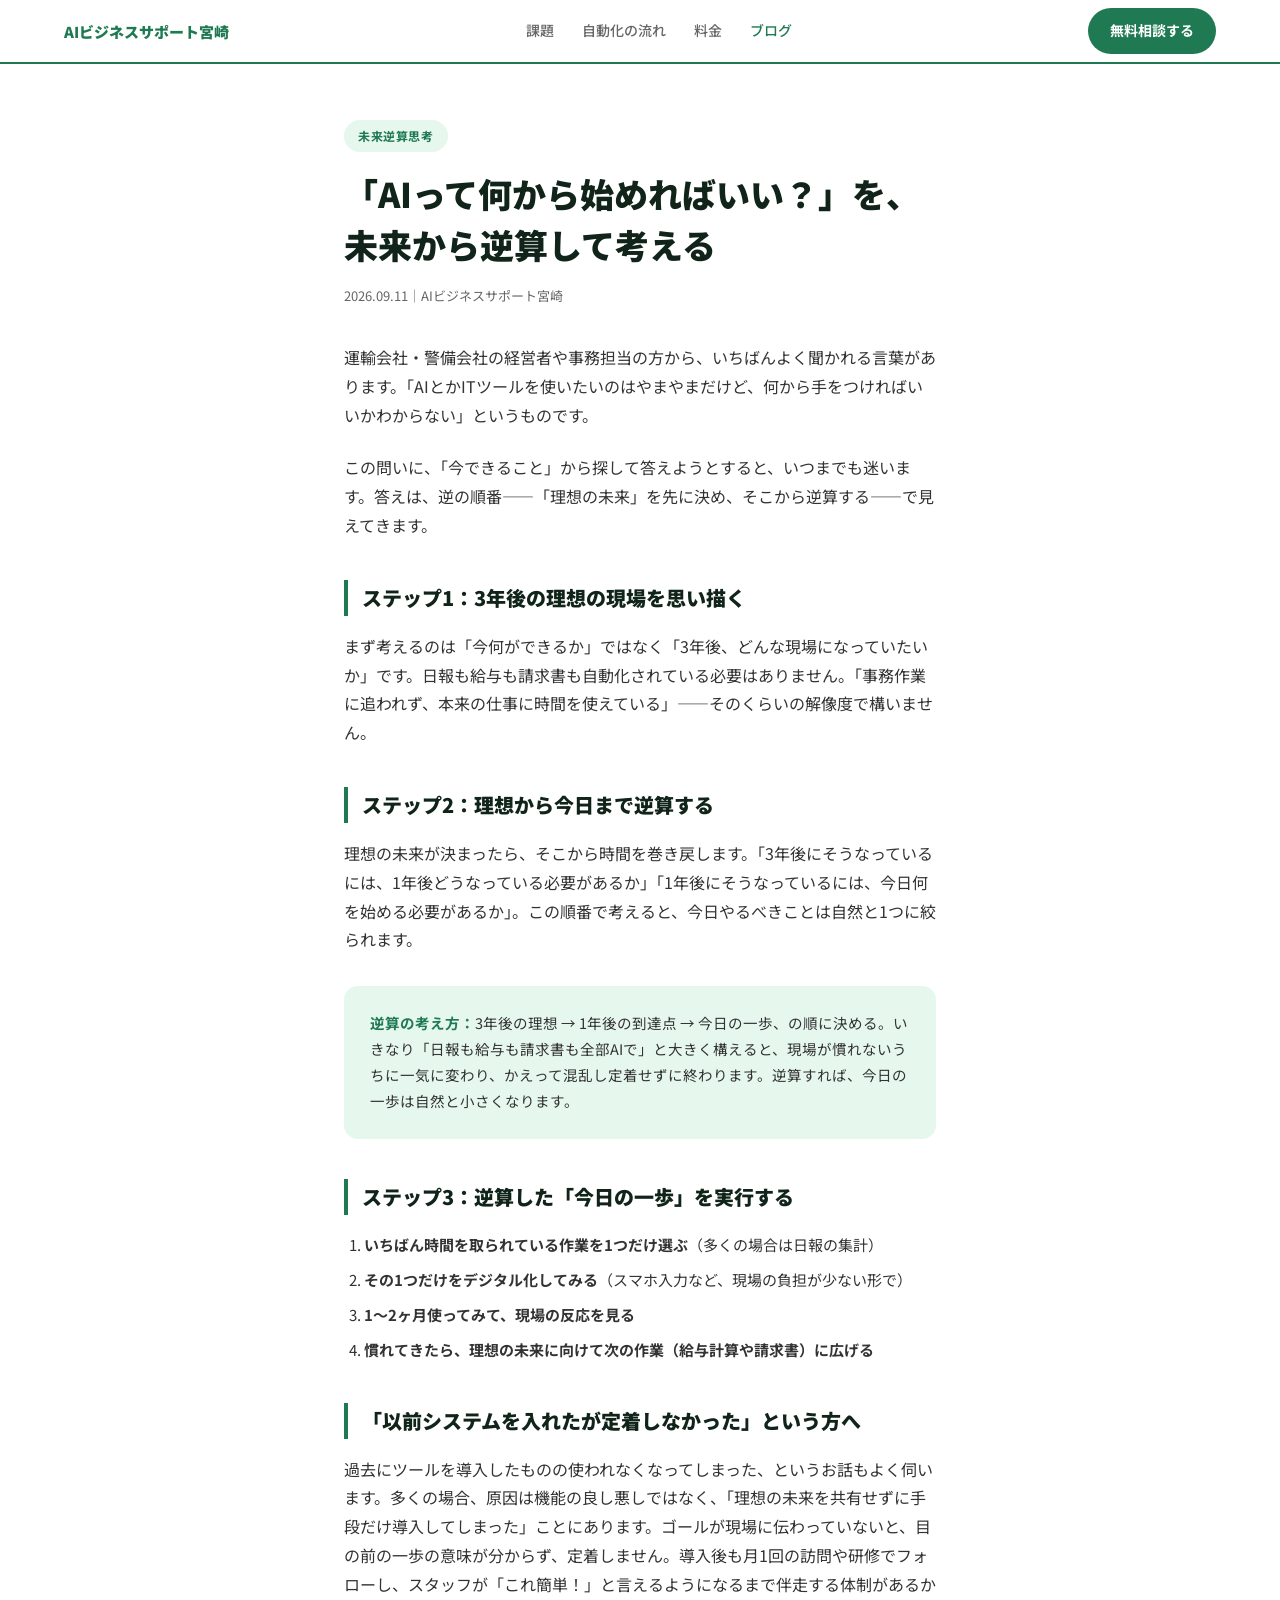
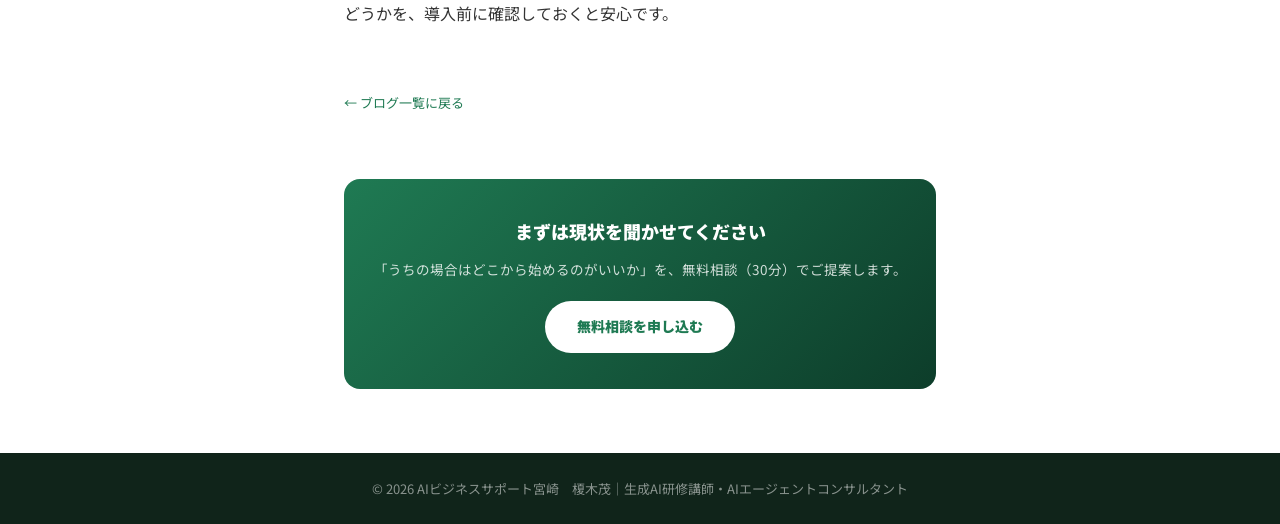
<file: blog/posts/ai-hajimekata.html>
<!DOCTYPE html>
<html lang="ja">
<head>
  <meta charset="UTF-8">
  <meta name="viewport" content="width=device-width, initial-scale=1.0">
  <title>「AIって何から始めればいい？」を、未来から逆算して考える｜未来逆算コラム</title>
  <meta name="description" content="何から手をつければいいかわからない——そんな悩みに、理想の未来から逆算する「未来逆算思考」で答えます。運輸・警備会社の現場経験者の視点で。">
  <link rel="preconnect" href="https://fonts.googleapis.com">
  <link href="https://fonts.googleapis.com/css2?family=Noto+Sans+JP:wght@400;500;700;900&display=swap" rel="stylesheet">
  <style>
    :root {
      --brand: #1f7a53;
      --brand2: #2d9d6f;
      --light: #e6f7ee;
      --dark: #10241a;
      --gray: #f5f5f7;
      --text: #333;
      --text2: #666;
    }
    * { margin: 0; padding: 0; box-sizing: border-box; }
    body { font-family: 'Noto Sans JP', sans-serif; color: var(--text); line-height: 1.8; background: #fff; }

    nav {
      position: sticky; top: 0; z-index: 100;
      background: rgba(255,255,255,0.95); backdrop-filter: blur(10px);
      border-bottom: 2px solid var(--brand);
      padding: 0 5%; display: flex; align-items: center; justify-content: space-between; height: 64px;
    }
    .nav-logo { font-weight: 900; font-size: 15px; color: var(--brand); text-decoration: none; }
    .nav-links { display: flex; gap: 28px; }
    .nav-links a { text-decoration: none; color: var(--text2); font-size: 14px; font-weight: 500; transition: color .2s; }
    .nav-links a:hover, .nav-links a.active { color: var(--brand); }
    .nav-cta {
      background: var(--brand); color: #fff; padding: 10px 22px; border-radius: 999px;
      text-decoration: none; font-size: 14px; font-weight: 700; transition: opacity .2s;
    }
    .nav-cta:hover { opacity: .85; }

    article { max-width: 720px; margin: 0 auto; padding: 56px 5% 40px; }
    .post-tag {
      display: inline-block; background: var(--light); color: var(--brand);
      font-size: 12px; font-weight: 700; letter-spacing: .05em; padding: 5px 14px; border-radius: 999px;
      margin-bottom: 16px;
    }
    .post-title { font-size: clamp(24px, 4.5vw, 34px); font-weight: 900; color: var(--dark); line-height: 1.5; margin-bottom: 14px; }
    .post-meta { font-size: 13px; color: var(--text2); margin-bottom: 36px; }
    .post-content p { font-size: 16px; color: var(--text); margin-bottom: 24px; }
    .post-content h2 {
      font-size: 20px; font-weight: 900; color: var(--dark); margin: 40px 0 16px;
      border-left: 4px solid var(--brand); padding-left: 14px;
    }
    .post-content ul, .post-content ol { margin: 0 0 24px 20px; }
    .post-content li { font-size: 15px; color: var(--text); margin-bottom: 8px; }
    .callout {
      background: var(--light); border-radius: 14px; padding: 24px 26px; margin: 32px 0;
      font-size: 14.5px; color: var(--text);
    }
    .callout strong { color: var(--brand); }

    .post-cta {
      max-width: 720px; margin: 24px auto 0; padding: 0 5% 64px;
    }
    .post-cta-box {
      background: linear-gradient(135deg, #1f7a53, #0d3d2a); color: #fff;
      border-radius: 16px; padding: 36px 28px; text-align: center;
    }
    .post-cta-box h3 { font-size: 18px; font-weight: 900; margin-bottom: 10px; }
    .post-cta-box p { font-size: 13.5px; color: rgba(255,255,255,.8); margin-bottom: 20px; }
    .btn-primary {
      display: inline-block; background: #fff; color: var(--brand); padding: 13px 32px; border-radius: 999px;
      font-size: 14px; font-weight: 900; text-decoration: none;
    }
    .back-link {
      display: block; max-width: 720px; margin: 0 auto; padding: 0 5% 40px;
      font-size: 13px; color: var(--brand); text-decoration: none;
    }

    footer {
      background: var(--dark); color: rgba(255,255,255,.5); text-align: center;
      padding: 24px 5%; font-size: 13px;
    }

    @media (max-width: 640px) {
      .nav-links { display: none; }
    }
  </style>
</head>
<body>

<nav>
  <a href="../../index.html" class="nav-logo">AIビジネスサポート宮崎</a>
  <div class="nav-links">
    <a href="../../index.html#pain">課題</a>
    <a href="../../index.html#solution">自動化の流れ</a>
    <a href="../../index.html#pricing">料金</a>
    <a href="../index.html" class="active">ブログ</a>
  </div>
  <a href="../../index.html#cta" class="nav-cta">無料相談する</a>
</nav>

<article>
  <span class="post-tag">未来逆算思考</span>
  <h1 class="post-title">「AIって何から始めればいい？」を、未来から逆算して考える</h1>
  <p class="post-meta">2026.09.11｜AIビジネスサポート宮崎</p>

  <div class="post-content">
    <p>運輸会社・警備会社の経営者や事務担当の方から、いちばんよく聞かれる言葉があります。「AIとかITツールを使いたいのはやまやまだけど、何から手をつければいいかわからない」というものです。</p>

    <p>この問いに、「今できること」から探して答えようとすると、いつまでも迷います。答えは、逆の順番——「理想の未来」を先に決め、そこから逆算する——で見えてきます。</p>

    <h2>ステップ1：3年後の理想の現場を思い描く</h2>
    <p>まず考えるのは「今何ができるか」ではなく「3年後、どんな現場になっていたいか」です。日報も給与も請求書も自動化されている必要はありません。「事務作業に追われず、本来の仕事に時間を使えている」——そのくらいの解像度で構いません。</p>

    <h2>ステップ2：理想から今日まで逆算する</h2>
    <p>理想の未来が決まったら、そこから時間を巻き戻します。「3年後にそうなっているには、1年後どうなっている必要があるか」「1年後にそうなっているには、今日何を始める必要があるか」。この順番で考えると、今日やるべきことは自然と1つに絞られます。</p>

    <div class="callout">
      <strong>逆算の考え方：</strong>3年後の理想 → 1年後の到達点 → 今日の一歩、の順に決める。いきなり「日報も給与も請求書も全部AIで」と大きく構えると、現場が慣れないうちに一気に変わり、かえって混乱し定着せずに終わります。逆算すれば、今日の一歩は自然と小さくなります。
    </div>

    <h2>ステップ3：逆算した「今日の一歩」を実行する</h2>
    <ol>
      <li><strong>いちばん時間を取られている作業を1つだけ選ぶ</strong>（多くの場合は日報の集計）</li>
      <li><strong>その1つだけをデジタル化してみる</strong>（スマホ入力など、現場の負担が少ない形で）</li>
      <li><strong>1〜2ヶ月使ってみて、現場の反応を見る</strong></li>
      <li><strong>慣れてきたら、理想の未来に向けて次の作業（給与計算や請求書）に広げる</strong></li>
    </ol>

    <h2>「以前システムを入れたが定着しなかった」という方へ</h2>
    <p>過去にツールを導入したものの使われなくなってしまった、というお話もよく伺います。多くの場合、原因は機能の良し悪しではなく、「理想の未来を共有せずに手段だけ導入してしまった」ことにあります。ゴールが現場に伝わっていないと、目の前の一歩の意味が分からず、定着しません。導入後も月1回の訪問や研修でフォローし、スタッフが「これ簡単！」と言えるようになるまで伴走する体制があるかどうかを、導入前に確認しておくと安心です。</p>
  </div>
</article>

<a class="back-link" href="../index.html">← ブログ一覧に戻る</a>

<div class="post-cta">
  <div class="post-cta-box">
    <h3>まずは現状を聞かせてください</h3>
    <p>「うちの場合はどこから始めるのがいいか」を、無料相談（30分）でご提案します。</p>
    <a href="../../index.html#cta" class="btn-primary">無料相談を申し込む</a>
  </div>
</div>

<footer>
  <p>© 2026 AIビジネスサポート宮崎　榎木茂｜生成AI研修講師・AIエージェントコンサルタント</p>
</footer>

</body>
</html>
</file>
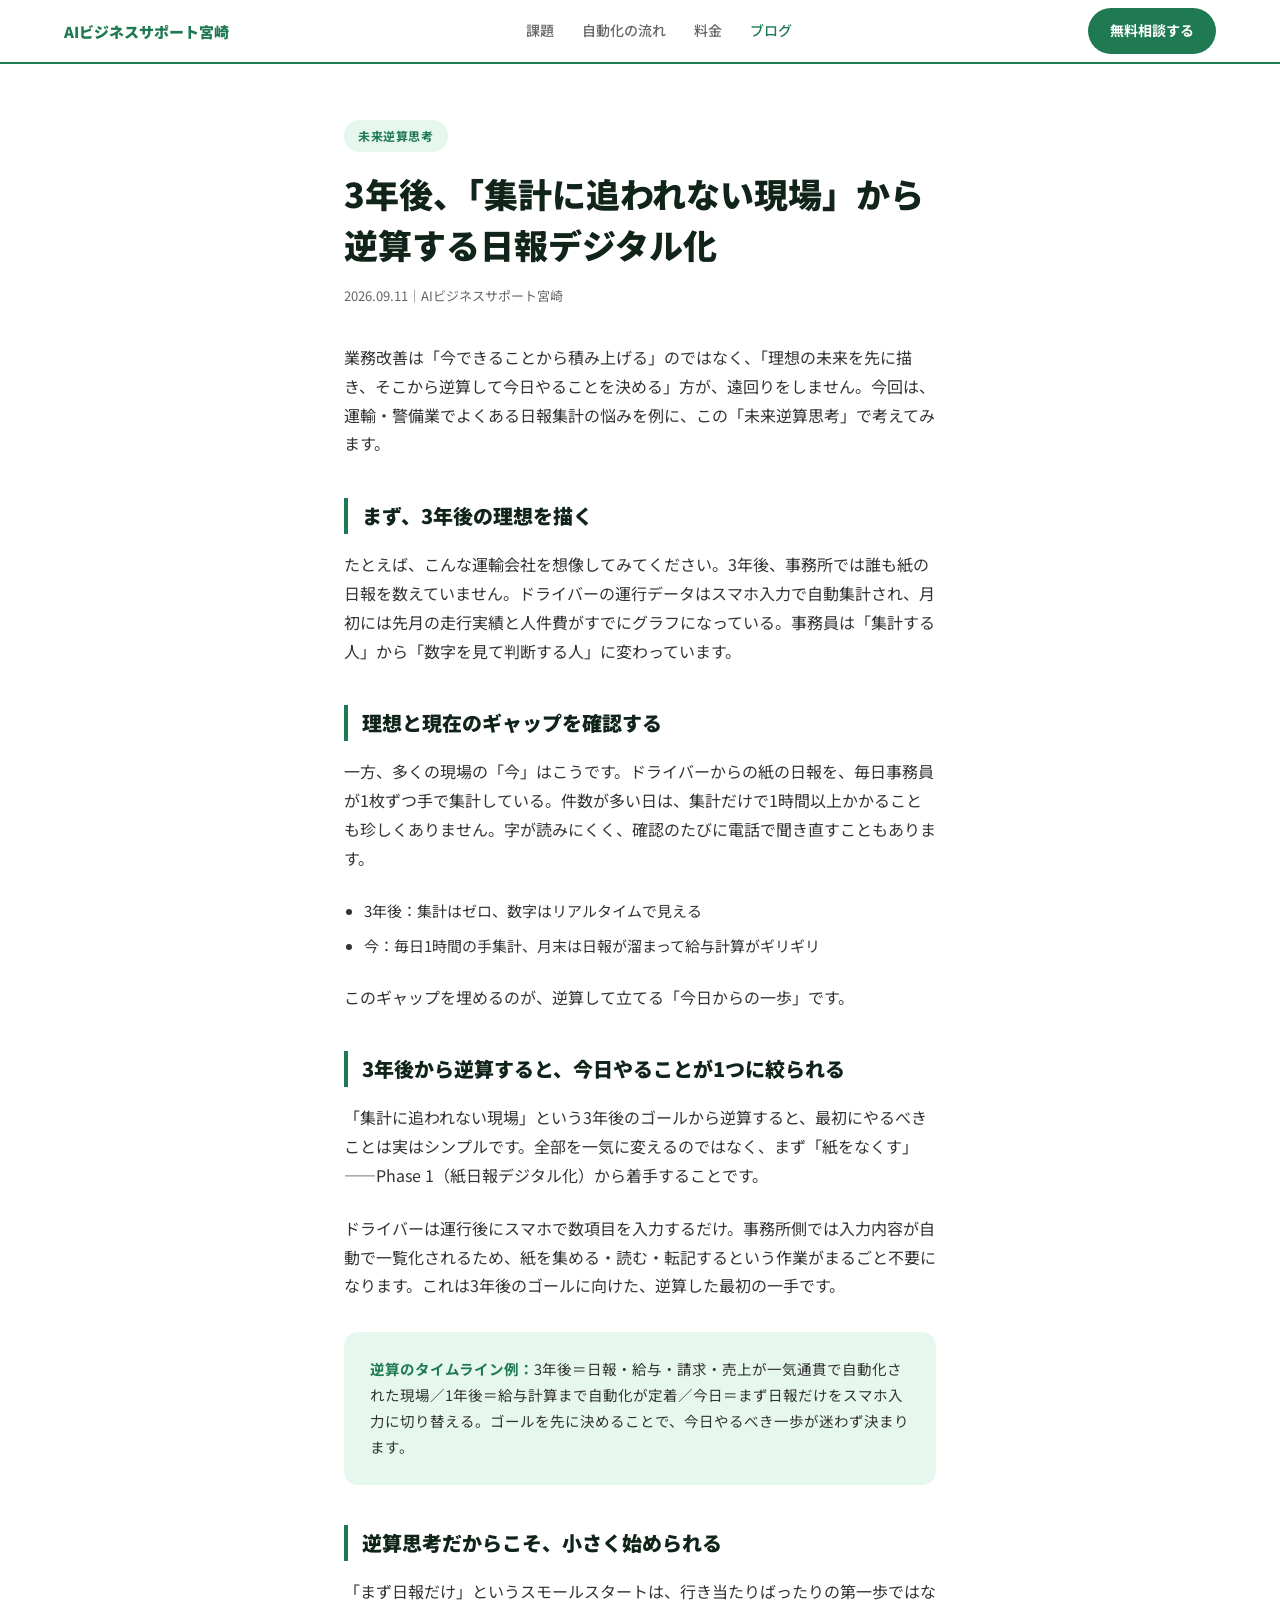
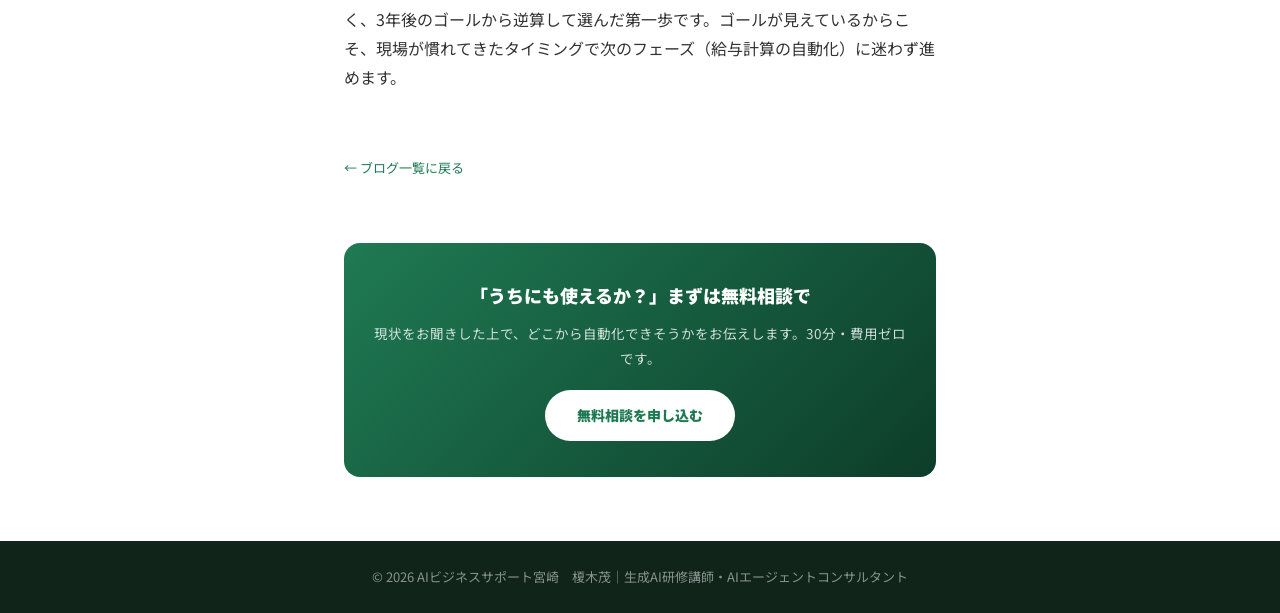
<file: blog/posts/aichokunyu-jireishoukai.html>
<!DOCTYPE html>
<html lang="ja">
<head>
  <meta charset="UTF-8">
  <meta name="viewport" content="width=device-width, initial-scale=1.0">
  <title>3年後、「集計に追われない現場」から逆算する日報デジタル化｜未来逆算コラム</title>
  <meta name="description" content="3年後の理想の現場像から逆算して、日報デジタル化（Phase 1）を今日から始める理由を考えます。未来逆算思考によるAI導入コラム。">
  <link rel="preconnect" href="https://fonts.googleapis.com">
  <link href="https://fonts.googleapis.com/css2?family=Noto+Sans+JP:wght@400;500;700;900&display=swap" rel="stylesheet">
  <style>
    :root {
      --brand: #1f7a53;
      --brand2: #2d9d6f;
      --light: #e6f7ee;
      --dark: #10241a;
      --gray: #f5f5f7;
      --text: #333;
      --text2: #666;
    }
    * { margin: 0; padding: 0; box-sizing: border-box; }
    body { font-family: 'Noto Sans JP', sans-serif; color: var(--text); line-height: 1.8; background: #fff; }

    nav {
      position: sticky; top: 0; z-index: 100;
      background: rgba(255,255,255,0.95); backdrop-filter: blur(10px);
      border-bottom: 2px solid var(--brand);
      padding: 0 5%; display: flex; align-items: center; justify-content: space-between; height: 64px;
    }
    .nav-logo { font-weight: 900; font-size: 15px; color: var(--brand); text-decoration: none; }
    .nav-links { display: flex; gap: 28px; }
    .nav-links a { text-decoration: none; color: var(--text2); font-size: 14px; font-weight: 500; transition: color .2s; }
    .nav-links a:hover, .nav-links a.active { color: var(--brand); }
    .nav-cta {
      background: var(--brand); color: #fff; padding: 10px 22px; border-radius: 999px;
      text-decoration: none; font-size: 14px; font-weight: 700; transition: opacity .2s;
    }
    .nav-cta:hover { opacity: .85; }

    article { max-width: 720px; margin: 0 auto; padding: 56px 5% 40px; }
    .post-tag {
      display: inline-block; background: var(--light); color: var(--brand);
      font-size: 12px; font-weight: 700; letter-spacing: .05em; padding: 5px 14px; border-radius: 999px;
      margin-bottom: 16px;
    }
    .post-title { font-size: clamp(24px, 4.5vw, 34px); font-weight: 900; color: var(--dark); line-height: 1.5; margin-bottom: 14px; }
    .post-meta { font-size: 13px; color: var(--text2); margin-bottom: 36px; }
    .post-content p { font-size: 16px; color: var(--text); margin-bottom: 24px; }
    .post-content h2 {
      font-size: 20px; font-weight: 900; color: var(--dark); margin: 40px 0 16px;
      border-left: 4px solid var(--brand); padding-left: 14px;
    }
    .post-content ul { margin: 0 0 24px 20px; }
    .post-content li { font-size: 15px; color: var(--text); margin-bottom: 8px; }
    .callout {
      background: var(--light); border-radius: 14px; padding: 24px 26px; margin: 32px 0;
      font-size: 14.5px; color: var(--text);
    }
    .callout strong { color: var(--brand); }

    .post-cta {
      max-width: 720px; margin: 24px auto 0; padding: 0 5% 64px;
    }
    .post-cta-box {
      background: linear-gradient(135deg, #1f7a53, #0d3d2a); color: #fff;
      border-radius: 16px; padding: 36px 28px; text-align: center;
    }
    .post-cta-box h3 { font-size: 18px; font-weight: 900; margin-bottom: 10px; }
    .post-cta-box p { font-size: 13.5px; color: rgba(255,255,255,.8); margin-bottom: 20px; }
    .btn-primary {
      display: inline-block; background: #fff; color: var(--brand); padding: 13px 32px; border-radius: 999px;
      font-size: 14px; font-weight: 900; text-decoration: none;
    }
    .back-link {
      display: block; max-width: 720px; margin: 0 auto; padding: 0 5% 40px;
      font-size: 13px; color: var(--brand); text-decoration: none;
    }

    footer {
      background: var(--dark); color: rgba(255,255,255,.5); text-align: center;
      padding: 24px 5%; font-size: 13px;
    }

    @media (max-width: 640px) {
      .nav-links { display: none; }
    }
  </style>
</head>
<body>

<nav>
  <a href="../../index.html" class="nav-logo">AIビジネスサポート宮崎</a>
  <div class="nav-links">
    <a href="../../index.html#pain">課題</a>
    <a href="../../index.html#solution">自動化の流れ</a>
    <a href="../../index.html#pricing">料金</a>
    <a href="../index.html" class="active">ブログ</a>
  </div>
  <a href="../../index.html#cta" class="nav-cta">無料相談する</a>
</nav>

<article>
  <span class="post-tag">未来逆算思考</span>
  <h1 class="post-title">3年後、「集計に追われない現場」から逆算する日報デジタル化</h1>
  <p class="post-meta">2026.09.11｜AIビジネスサポート宮崎</p>

  <div class="post-content">
    <p>業務改善は「今できることから積み上げる」のではなく、「理想の未来を先に描き、そこから逆算して今日やることを決める」方が、遠回りをしません。今回は、運輸・警備業でよくある日報集計の悩みを例に、この「未来逆算思考」で考えてみます。</p>

    <h2>まず、3年後の理想を描く</h2>
    <p>たとえば、こんな運輸会社を想像してみてください。3年後、事務所では誰も紙の日報を数えていません。ドライバーの運行データはスマホ入力で自動集計され、月初には先月の走行実績と人件費がすでにグラフになっている。事務員は「集計する人」から「数字を見て判断する人」に変わっています。</p>

    <h2>理想と現在のギャップを確認する</h2>
    <p>一方、多くの現場の「今」はこうです。ドライバーからの紙の日報を、毎日事務員が1枚ずつ手で集計している。件数が多い日は、集計だけで1時間以上かかることも珍しくありません。字が読みにくく、確認のたびに電話で聞き直すこともあります。</p>
    <ul>
      <li>3年後：集計はゼロ、数字はリアルタイムで見える</li>
      <li>今：毎日1時間の手集計、月末は日報が溜まって給与計算がギリギリ</li>
    </ul>
    <p>このギャップを埋めるのが、逆算して立てる「今日からの一歩」です。</p>

    <h2>3年後から逆算すると、今日やることが1つに絞られる</h2>
    <p>「集計に追われない現場」という3年後のゴールから逆算すると、最初にやるべきことは実はシンプルです。全部を一気に変えるのではなく、まず「紙をなくす」——Phase 1（紙日報デジタル化）から着手することです。</p>
    <p>ドライバーは運行後にスマホで数項目を入力するだけ。事務所側では入力内容が自動で一覧化されるため、紙を集める・読む・転記するという作業がまるごと不要になります。これは3年後のゴールに向けた、逆算した最初の一手です。</p>

    <div class="callout">
      <strong>逆算のタイムライン例：</strong>3年後＝日報・給与・請求・売上が一気通貫で自動化された現場／1年後＝給与計算まで自動化が定着／今日＝まず日報だけをスマホ入力に切り替える。ゴールを先に決めることで、今日やるべき一歩が迷わず決まります。
    </div>

    <h2>逆算思考だからこそ、小さく始められる</h2>
    <p>「まず日報だけ」というスモールスタートは、行き当たりばったりの第一歩ではなく、3年後のゴールから逆算して選んだ第一歩です。ゴールが見えているからこそ、現場が慣れてきたタイミングで次のフェーズ（給与計算の自動化）に迷わず進めます。</p>
  </div>
</article>

<a class="back-link" href="../index.html">← ブログ一覧に戻る</a>

<div class="post-cta">
  <div class="post-cta-box">
    <h3>「うちにも使えるか？」まずは無料相談で</h3>
    <p>現状をお聞きした上で、どこから自動化できそうかをお伝えします。30分・費用ゼロです。</p>
    <a href="../../index.html#cta" class="btn-primary">無料相談を申し込む</a>
  </div>
</div>

<footer>
  <p>© 2026 AIビジネスサポート宮崎　榎木茂｜生成AI研修講師・AIエージェントコンサルタント</p>
</footer>

</body>
</html>
</file>
<file: legal.css>
:root {
  --brand: #1f7a53;
  --brand-dark: #10241a;
  --light: #e6f7ee;
  --gray: #f5f5f7;
  --text: #333;
  --text2: #666;
}
* { box-sizing: border-box; }
body {
  margin: 0;
  background: var(--gray);
  color: var(--text);
  font-family: "Noto Sans JP", sans-serif;
  line-height: 1.9;
}
.site-header {
  background: #fff;
  border-bottom: 2px solid var(--brand);
  padding: 16px 5%;
}
.site-header a { color: var(--brand); font-weight: 900; text-decoration: none; }
.legal-main {
  width: min(920px, 90%);
  margin: 48px auto;
  padding: clamp(24px, 5vw, 56px);
  background: #fff;
  border-radius: 18px;
  box-shadow: 0 4px 24px rgba(16, 36, 26, .08);
}
h1 { margin: 0 0 12px; color: var(--brand-dark); font-size: clamp(26px, 5vw, 38px); line-height: 1.4; }
.lead { margin: 0 0 36px; color: var(--text2); }
h2 { margin: 36px 0 12px; padding-left: 12px; border-left: 4px solid var(--brand); color: var(--brand-dark); font-size: 21px; }
p, li, td, th { font-size: 15px; }
ul { padding-left: 1.4em; }
.contact-list { padding: 18px 22px; background: var(--light); border-radius: 12px; list-style: none; }
.contact-list li + li { margin-top: 4px; }
.legal-table { width: 100%; border-collapse: collapse; }
.legal-table th, .legal-table td { padding: 14px 16px; border: 1px solid #dce7e1; text-align: left; vertical-align: top; }
.legal-table th { width: 28%; background: var(--light); color: var(--brand-dark); }
.effective-date { margin-top: 40px; color: var(--text2); text-align: right; }
.back-link { display: inline-block; margin-top: 36px; color: var(--brand); font-weight: 700; }
.site-footer { padding: 22px 5%; background: var(--brand-dark); color: rgba(255,255,255,.7); text-align: center; font-size: 13px; }
@media (max-width: 640px) {
  .legal-main { width: 94%; margin: 24px auto; padding: 24px 18px; }
  .legal-table, .legal-table tbody, .legal-table tr, .legal-table th, .legal-table td { display: block; width: 100%; }
  .legal-table tr { margin-bottom: 16px; }
  .legal-table td { border-top: 0; }
}
</file>
